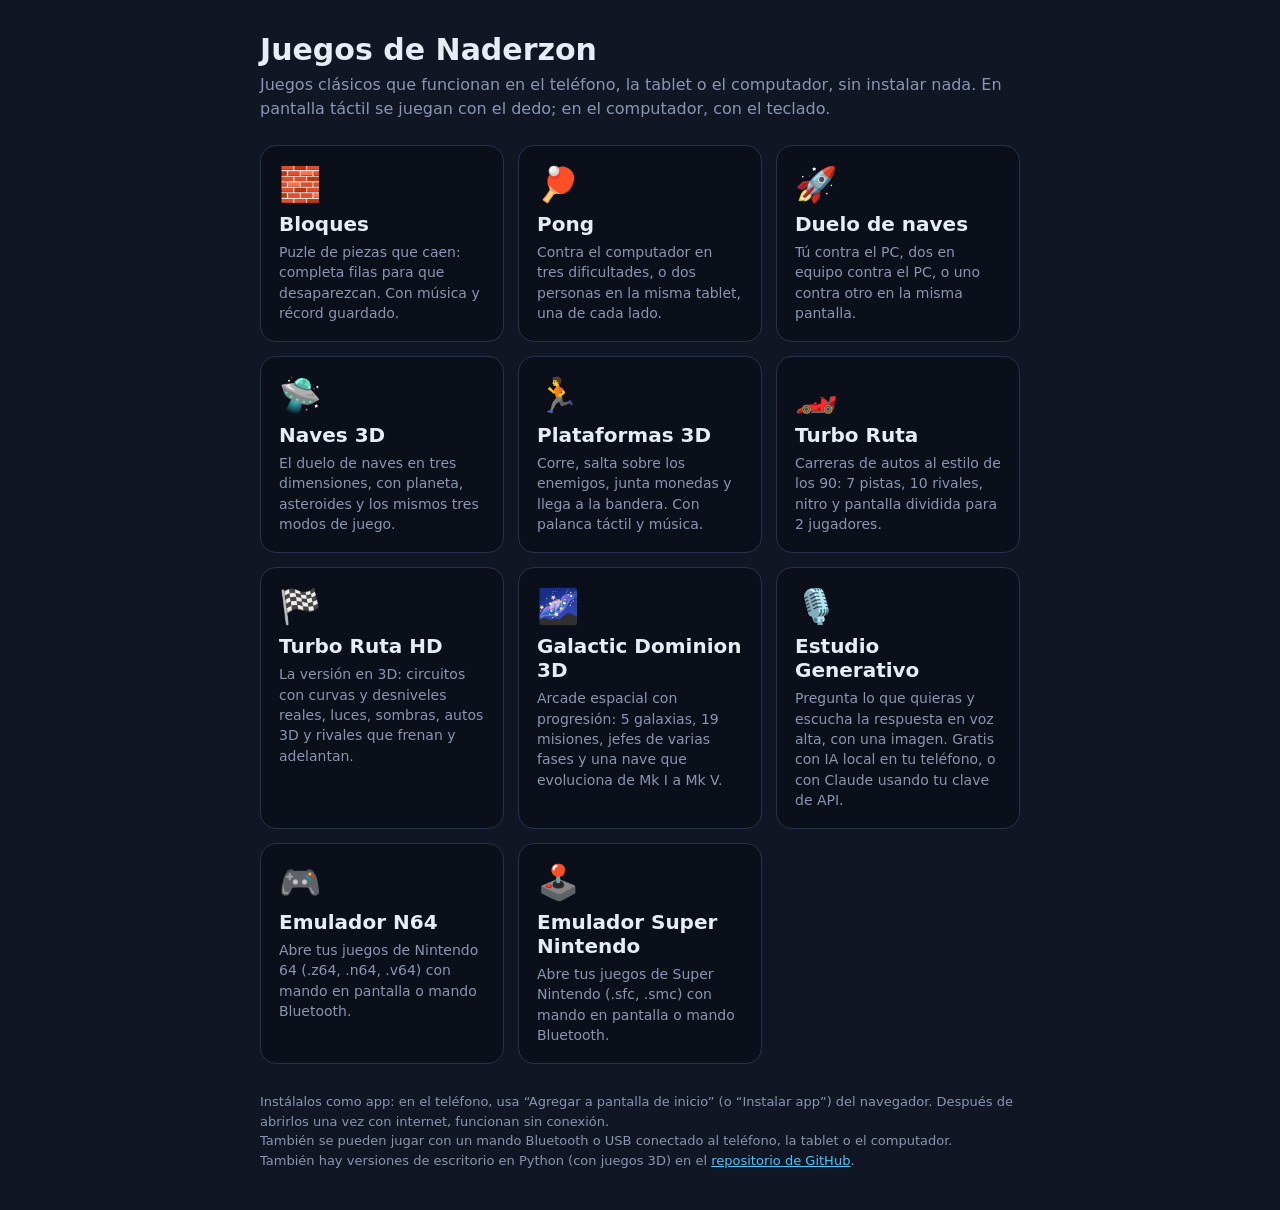
<file: docs/index.html>
<!doctype html>
<html lang="es">
<head>
<meta charset="utf-8">
<meta name="viewport" content="width=device-width, initial-scale=1, viewport-fit=cover">
<meta name="theme-color" content="#101624">
<title>Juegos de Naderzon</title>
<link rel="stylesheet" href="estilo.css">
<link rel="manifest" href="manifest.webmanifest">
<link rel="icon" href="iconos/icono-192.png">
<link rel="apple-touch-icon" href="iconos/icono-192.png">
<meta name="mobile-web-app-capable" content="yes">
<meta name="apple-mobile-web-app-capable" content="yes">
</head>
<body class="portada">
<main>
  <h1>Juegos de Naderzon</h1>
  <p class="lema">Juegos clásicos que funcionan en el teléfono, la tablet o el computador, sin instalar nada.
    En pantalla táctil se juegan con el dedo; en el computador, con el teclado.</p>
  <div class="tarjetas">
    <a class="tarjeta" href="bloques.html">
      <div class="icono">🧱</div>
      <h2>Bloques</h2>
      <p>Puzle de piezas que caen: completa filas para que desaparezcan. Con música y récord guardado.</p>
    </a>
    <a class="tarjeta" href="pong.html">
      <div class="icono">🏓</div>
      <h2>Pong</h2>
      <p>Contra el computador en tres dificultades, o dos personas en la misma tablet, una de cada lado.</p>
    </a>
    <a class="tarjeta" href="naves.html">
      <div class="icono">🚀</div>
      <h2>Duelo de naves</h2>
      <p>Tú contra el PC, dos en equipo contra el PC, o uno contra otro en la misma pantalla.</p>
    </a>
    <a class="tarjeta" href="naves3d.html">
      <div class="icono">🛸</div>
      <h2>Naves 3D</h2>
      <p>El duelo de naves en tres dimensiones, con planeta, asteroides y los mismos tres modos de juego.</p>
    </a>
    <a class="tarjeta" href="plataformas3d.html">
      <div class="icono">🏃</div>
      <h2>Plataformas 3D</h2>
      <p>Corre, salta sobre los enemigos, junta monedas y llega a la bandera. Con palanca táctil y música.</p>
    </a>
    <a class="tarjeta" href="carreras.html">
      <div class="icono">🏎️</div>
      <h2>Turbo Ruta</h2>
      <p>Carreras de autos al estilo de los 90: 7 pistas, 10 rivales, nitro y pantalla dividida para 2 jugadores.</p>
    </a>
    <a class="tarjeta" href="carreras-hd.html">
      <div class="icono">🏁</div>
      <h2>Turbo Ruta HD</h2>
      <p>La versión en 3D: circuitos con curvas y desniveles reales, luces, sombras, autos 3D y rivales que frenan y adelantan.</p>
    </a>
    <a class="tarjeta" href="galactic.html">
      <div class="icono">🌌</div>
      <h2>Galactic Dominion 3D</h2>
      <p>Arcade espacial con progresión: 5 galaxias, 19 misiones, jefes de varias fases y una nave que evoluciona de Mk I a Mk V.</p>
    </a>
    <a class="tarjeta" href="estudio.html">
      <div class="icono">🎙️</div>
      <h2>Estudio Generativo</h2>
      <p>Pregunta lo que quieras y escucha la respuesta en voz alta, con una imagen. Gratis con IA local en tu teléfono, o con Claude usando tu clave de API.</p>
    </a>
    <a class="tarjeta" href="emulador.html?s=n64">
      <div class="icono">🎮</div>
      <h2>Emulador N64</h2>
      <p>Abre tus juegos de Nintendo 64 (.z64, .n64, .v64) con mando en pantalla o mando Bluetooth.</p>
    </a>
    <a class="tarjeta" href="emulador.html?s=snes">
      <div class="icono">🕹️</div>
      <h2>Emulador Super Nintendo</h2>
      <p>Abre tus juegos de Super Nintendo (.sfc, .smc) con mando en pantalla o mando Bluetooth.</p>
    </a>
  </div>
  <footer>
    Instálalos como app: en el teléfono, usa “Agregar a pantalla de inicio” (o “Instalar app”) del navegador.
    Después de abrirlos una vez con internet, funcionan sin conexión.<br>
    También se pueden jugar con un mando Bluetooth o USB conectado al teléfono, la tablet o el computador.<br>
    También hay versiones de escritorio en Python (con juegos 3D) en el
    <a href="https://github.com/naderzon1">repositorio de GitHub</a>.
  </footer>
</main>
<script src="comun.js"></script>
</body>
</html>
</file>
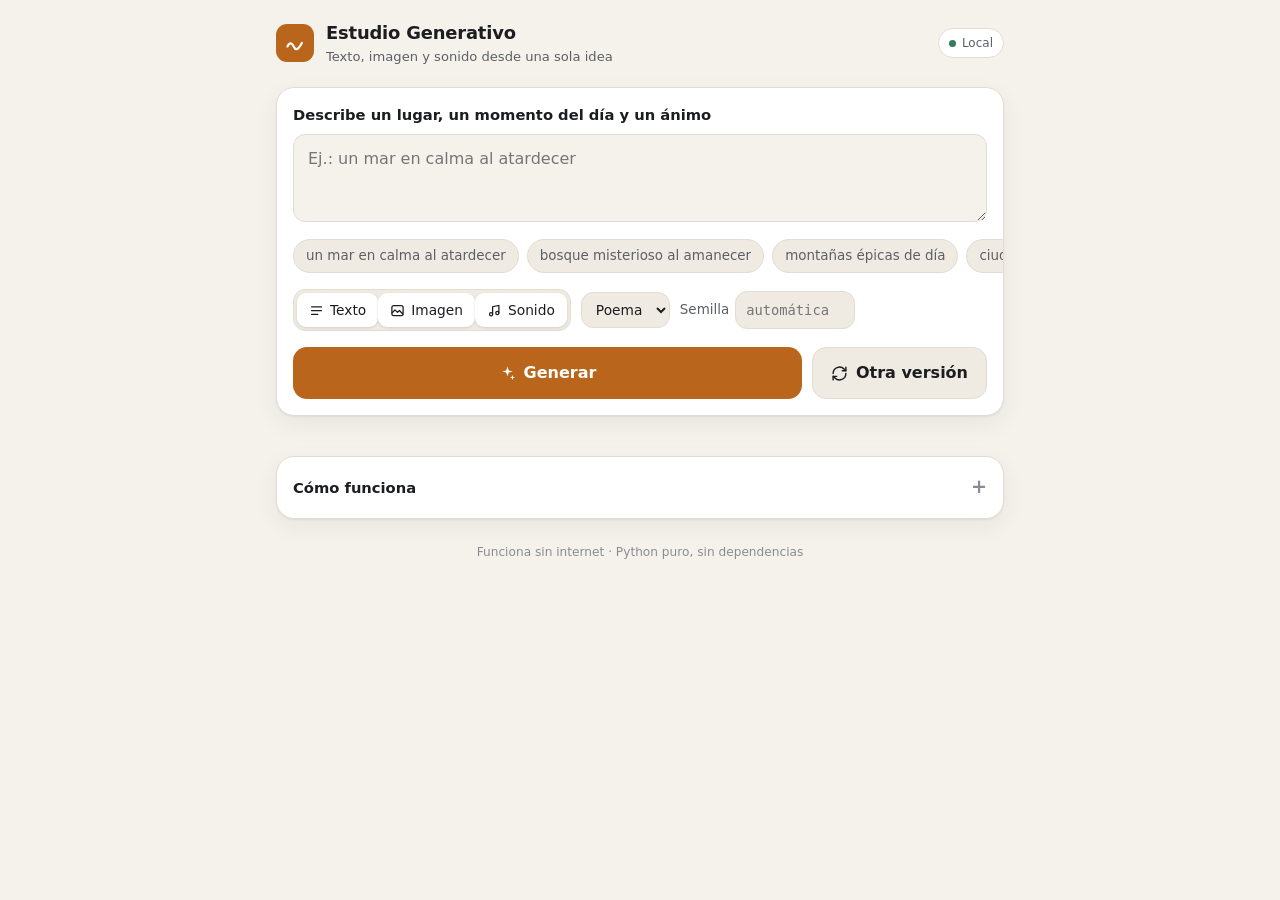
<file: ia_generativa/web/index.html>
<!doctype html>
<html lang="es">
<head>
<meta charset="utf-8">
<meta name="viewport" content="width=device-width, initial-scale=1, viewport-fit=cover">
<meta name="color-scheme" content="light dark">
<title>Estudio Generativo</title>
<link rel="icon" href="data:image/svg+xml,%3Csvg xmlns='http://www.w3.org/2000/svg' viewBox='0 0 32 32'%3E%3Crect width='32' height='32' rx='8' fill='%23d9893a'/%3E%3Cpath d='M6 21c3-6 6-6 9 0s6 6 11-4' stroke='%23fff' stroke-width='3' fill='none' stroke-linecap='round'/%3E%3C/svg%3E">
<style>
:root {
  --bg: #f5f2ec;
  --surface: #ffffff;
  --surface-2: #efebe3;
  --ink: #1c1d21;
  --ink-2: #5d5f66;
  --ink-3: #8a8c93;
  --line: #e2ddd3;
  --accent: #b9661c;
  --accent-ink: #ffffff;
  --accent-soft: #f6e4d1;
  --ok: #2f7d5b;
  --danger: #b3261e;
  --shadow: 0 1px 2px rgba(30, 25, 15, .06), 0 8px 24px rgba(30, 25, 15, .06);
  --radius: 18px;
  --serif: "Iowan Old Style", "Palatino Linotype", Palatino, Georgia, "Times New Roman", serif;
  --sans: system-ui, -apple-system, "Segoe UI", Roboto, "Helvetica Neue", Arial, sans-serif;
  --mono: ui-monospace, "SF Mono", Menlo, Consolas, monospace;
}
@media (prefers-color-scheme: dark) {
  :root:not([data-theme="light"]) {
    --bg: #0f1013;
    --surface: #17191e;
    --surface-2: #1f2228;
    --ink: #eceae6;
    --ink-2: #a9abb2;
    --ink-3: #767a83;
    --line: #2a2d34;
    --accent: #e39a4f;
    --accent-ink: #1a1206;
    --accent-soft: #3a2a1a;
    --ok: #5fc39a;
    --danger: #ff8a80;
    --shadow: 0 1px 2px rgba(0, 0, 0, .3), 0 10px 30px rgba(0, 0, 0, .25);
  }
}
:root[data-theme="dark"] {
  --bg: #0f1013; --surface: #17191e; --surface-2: #1f2228; --ink: #eceae6; --ink-2: #a9abb2;
  --ink-3: #767a83; --line: #2a2d34; --accent: #e39a4f; --accent-ink: #1a1206; --accent-soft: #3a2a1a;
  --ok: #5fc39a; --danger: #ff8a80; --shadow: 0 1px 2px rgba(0,0,0,.3), 0 10px 30px rgba(0,0,0,.25);
}
* { box-sizing: border-box; }
html { -webkit-text-size-adjust: 100%; }
body {
  margin: 0; background: var(--bg); color: var(--ink); font: 16px/1.5 var(--sans);
  padding: env(safe-area-inset-top) 0 env(safe-area-inset-bottom);
}
button, input, select, textarea { font: inherit; color: inherit; }
.wrap { max-width: 760px; margin: 0 auto; padding: 0 16px 48px; }

/* Cabecera */
header { display: flex; align-items: center; gap: 12px; padding: 20px 0 12px; }
.logo { width: 38px; height: 38px; border-radius: 11px; background: var(--accent); display: grid; place-items: center; flex: none; }
.marca h1 { font-size: 1.12rem; margin: 0; letter-spacing: -.01em; }
.marca p { margin: 0; font-size: .82rem; color: var(--ink-2); }
.pastilla {
  margin-left: auto; display: inline-flex; align-items: center; gap: 6px; font-size: .75rem;
  color: var(--ink-2); background: var(--surface); border: 1px solid var(--line); padding: 5px 10px; border-radius: 99px; white-space: nowrap;
}
.pastilla i { width: 7px; height: 7px; border-radius: 50%; background: var(--ok); display: block; }

/* Tarjetas */
.tarjeta { background: var(--surface); border: 1px solid var(--line); border-radius: var(--radius); box-shadow: var(--shadow); }
.compositor { padding: 16px; margin-top: 8px; }
label.titulo { display: block; font-weight: 600; font-size: .92rem; margin-bottom: 8px; }
textarea {
  width: 100%; min-height: 88px; resize: vertical; border: 1px solid var(--line); border-radius: 12px;
  background: var(--bg); padding: 12px 14px; outline: none; line-height: 1.45; font-size: 1rem;
}
textarea:focus, select:focus, input:focus { border-color: var(--accent); box-shadow: 0 0 0 3px var(--accent-soft); }
.ejemplos { display: flex; gap: 8px; overflow-x: auto; padding: 10px 0 2px; scrollbar-width: none; margin: 0 -16px; padding-left: 16px; padding-right: 16px; }
.ejemplos::-webkit-scrollbar { display: none; }
.chip {
  flex: none; border: 1px solid var(--line); background: var(--surface-2); color: var(--ink-2);
  border-radius: 99px; padding: 6px 12px; font-size: .84rem; cursor: pointer; white-space: nowrap;
}
.chip:hover { color: var(--ink); border-color: var(--ink-3); }

.opciones { display: flex; flex-wrap: wrap; gap: 10px; align-items: center; margin-top: 14px; }
.segmento { display: inline-flex; background: var(--surface-2); border-radius: 12px; padding: 3px; border: 1px solid var(--line); }
.segmento label { position: relative; }
.segmento input { position: absolute; opacity: 0; inset: 0; cursor: pointer; margin: 0; }
.segmento span {
  display: inline-flex; align-items: center; gap: 6px; padding: 7px 12px; border-radius: 9px;
  font-size: .86rem; color: var(--ink-3); transition: background .15s, color .15s;
}
.segmento input:checked + span { background: var(--surface); color: var(--ink); box-shadow: 0 1px 3px rgba(0,0,0,.12); }
.segmento input:focus-visible + span { outline: 2px solid var(--accent); }
.segmento svg { width: 15px; height: 15px; }
select, .semilla input {
  border: 1px solid var(--line); background: var(--surface-2); border-radius: 12px; padding: 8px 10px; font-size: .86rem; outline: none;
}
.semilla { display: inline-flex; align-items: center; gap: 6px; font-size: .84rem; color: var(--ink-2); }
.semilla input { width: 120px; font-family: var(--mono); }

.acciones { display: flex; gap: 10px; margin-top: 16px; }
.btn {
  border: 0; border-radius: 14px; padding: 13px 18px; font-weight: 600; cursor: pointer;
  display: inline-flex; align-items: center; justify-content: center; gap: 8px; transition: transform .08s, opacity .15s;
}
.btn:active { transform: scale(.98); }
.btn[disabled] { opacity: .55; cursor: progress; }
.btn.primario { background: var(--accent); color: var(--accent-ink); flex: 1; font-size: 1rem; }
.btn.secundario { background: var(--surface-2); color: var(--ink); border: 1px solid var(--line); }
a.btn { text-decoration: none; }
.btn.mini { padding: 7px 11px; font-size: .8rem; border-radius: 10px; font-weight: 500; }
.btn svg { width: 17px; height: 17px; }

/* Interpretación */
.lectura { display: none; flex-wrap: wrap; gap: 8px; align-items: center; margin: 18px 2px 4px; font-size: .84rem; color: var(--ink-2); }
.lectura.visible { display: flex; }
.etiqueta { display: inline-flex; align-items: center; gap: 6px; background: var(--surface); border: 1px solid var(--line); border-radius: 99px; padding: 5px 11px; }
.etiqueta b { color: var(--ink); font-weight: 600; }
.punto { width: 8px; height: 8px; border-radius: 50%; border: 2px solid var(--accent); }
.punto.lleno { background: var(--accent); }
.leyenda { color: var(--ink-3); font-size: .76rem; width: 100%; }

/* Resultados */
.resultados { display: grid; gap: 14px; margin-top: 12px; }
.resultado { overflow: hidden; display: none; }
.resultado.visible { display: block; animation: aparecer .35s ease both; }
@keyframes aparecer { from { opacity: 0; transform: translateY(6px); } to { opacity: 1; transform: none; } }
.cab { display: flex; align-items: center; gap: 8px; padding: 12px 14px; border-bottom: 1px solid var(--line); font-size: .84rem; color: var(--ink-2); }
.cab strong { color: var(--ink); font-weight: 600; }
.cab .meta { margin-left: auto; font-family: var(--mono); font-size: .75rem; color: var(--ink-3); }
.pie { display: flex; gap: 8px; align-items: center; padding: 10px 14px; border-top: 1px solid var(--line); flex-wrap: wrap; }
.pie .info { font-size: .76rem; color: var(--ink-3); margin-right: auto; }

.lienzo { aspect-ratio: 16 / 10; background: var(--surface-2); position: relative; }
.lienzo img { width: 100%; height: 100%; object-fit: cover; display: block; }
.cargando { position: absolute; inset: 0; display: grid; place-items: center; color: var(--ink-3); font-size: .86rem; }
.cargando::before {
  content: ""; position: absolute; inset: 0;
  background: linear-gradient(100deg, transparent 20%, color-mix(in srgb, var(--surface) 55%, transparent) 50%, transparent 80%);
  background-size: 200% 100%; animation: brillo 1.4s linear infinite;
}
@keyframes brillo { from { background-position: 150% 0; } to { background-position: -50% 0; } }
.cargando span { position: relative; display: inline-flex; align-items: center; gap: 8px; }
.giro { width: 16px; height: 16px; border-radius: 50%; border: 2px solid var(--line); border-top-color: var(--accent); animation: girar .8s linear infinite; }
@keyframes girar { to { transform: rotate(360deg); } }

.texto { padding: 20px 20px 18px; min-height: 120px; position: relative; }
.texto h2 { font-family: var(--serif); font-weight: 600; font-size: 1.45rem; line-height: 1.2; margin: 0 0 12px; letter-spacing: -.01em; }
.texto .cuerpo { font-family: var(--serif); font-size: 1.06rem; line-height: 1.7; white-space: pre-wrap; color: var(--ink); }

.reproductor { padding: 16px 14px; display: flex; gap: 14px; align-items: center; min-height: 104px; position: relative; }
.play {
  width: 54px; height: 54px; border-radius: 50%; border: 0; background: var(--accent); color: var(--accent-ink);
  display: grid; place-items: center; cursor: pointer; flex: none;
}
.play svg { width: 22px; height: 22px; }
.onda { flex: 1; min-width: 0; }
.onda canvas { width: 100%; height: 56px; display: block; cursor: pointer; touch-action: none; }
.tiempo { display: flex; justify-content: space-between; font-family: var(--mono); font-size: .72rem; color: var(--ink-3); margin-top: 4px; }

/* Recientes y ayuda */
h3 { font-size: .8rem; text-transform: uppercase; letter-spacing: .08em; color: var(--ink-3); margin: 28px 2px 10px; }
.recientes { display: flex; flex-wrap: wrap; gap: 8px; }
details.ayuda { margin-top: 28px; padding: 4px 16px; }
details.ayuda summary { cursor: pointer; padding: 12px 0; font-weight: 600; font-size: .92rem; list-style: none; display: flex; align-items: center; gap: 8px; }
details.ayuda summary::-webkit-details-marker { display: none; }
details.ayuda summary::after { content: "+"; margin-left: auto; color: var(--ink-3); font-size: 1.2rem; }
details.ayuda[open] summary::after { content: "−"; }
.ayuda dl { margin: 0 0 14px; font-size: .88rem; color: var(--ink-2); }
.ayuda dt { font-weight: 600; color: var(--ink); margin-top: 10px; }
.ayuda dd { margin: 2px 0 0; }
footer { text-align: center; font-size: .76rem; color: var(--ink-3); margin-top: 24px; }

.aviso {
  position: fixed; left: 50%; bottom: calc(18px + env(safe-area-inset-bottom)); transform: translate(-50%, 20px);
  background: var(--ink); color: var(--bg); padding: 10px 16px; border-radius: 12px; font-size: .88rem;
  opacity: 0; pointer-events: none; transition: opacity .2s, transform .2s; max-width: calc(100% - 32px);
}
.aviso.visible { opacity: 1; transform: translate(-50%, 0); }
.aviso.error { background: var(--danger); color: #fff; }

@media (min-width: 720px) {
  .resultados { grid-template-columns: 1fr 1fr; }
  #r-imagen, #r-sonido { grid-column: 1 / -1; }
}
@media (prefers-reduced-motion: reduce) {
  *, *::before { animation: none !important; transition: none !important; }
}
</style>
</head>
<body>
<div class="wrap">
  <header>
    <div class="logo" aria-hidden="true">
      <svg width="22" height="22" viewBox="0 0 32 32"><path d="M5 21c3-6 6-6 9 0s6 6 12-5" stroke="currentColor" stroke-width="3.2" fill="none" stroke-linecap="round" style="color:var(--accent-ink)"/></svg>
    </div>
    <div class="marca">
      <h1>Estudio Generativo</h1>
      <p>Texto, imagen y sonido desde una sola idea</p>
    </div>
    <span class="pastilla" title="Todo se genera en este dispositivo"><i></i>Local</span>
  </header>

  <section class="tarjeta compositor" aria-label="Crear">
    <label class="titulo" for="prompt">Describe un lugar, un momento del día y un ánimo</label>
    <textarea id="prompt" maxlength="300" placeholder="Ej.: un mar en calma al atardecer" autocomplete="off"></textarea>
    <div class="ejemplos" id="ejemplos" aria-label="Ejemplos"></div>

    <div class="opciones">
      <div class="segmento" role="group" aria-label="Qué generar">
        <label><input type="checkbox" id="t-texto" checked><span>
          <svg viewBox="0 0 24 24" fill="none" stroke="currentColor" stroke-width="2" stroke-linecap="round"><path d="M4 6h16M4 12h16M4 18h10"/></svg>Texto</span></label>
        <label><input type="checkbox" id="t-imagen" checked><span>
          <svg viewBox="0 0 24 24" fill="none" stroke="currentColor" stroke-width="2" stroke-linejoin="round"><rect x="3" y="4" width="18" height="16" rx="3"/><path d="m3 16 5-5 4 4 3-3 6 6"/></svg>Imagen</span></label>
        <label><input type="checkbox" id="t-sonido" checked><span>
          <svg viewBox="0 0 24 24" fill="none" stroke="currentColor" stroke-width="2" stroke-linecap="round"><path d="M9 18V6l10-2v12"/><circle cx="6.5" cy="18" r="2.5"/><circle cx="16.5" cy="16" r="2.5"/></svg>Sonido</span></label>
      </div>
      <select id="modo" aria-label="Forma del texto">
        <option value="poema">Poema</option>
        <option value="relato">Relato</option>
      </select>
      <label class="semilla">Semilla <input id="semilla" inputmode="numeric" placeholder="automática" aria-label="Semilla"></label>
    </div>

    <div class="acciones">
      <button class="btn primario" id="generar">
        <svg viewBox="0 0 24 24" fill="currentColor"><path d="M12 2l1.8 5.6L19.5 9l-5.7 1.5L12 16l-1.8-5.5L4.5 9l5.7-1.4z"/><path d="M19 14l.9 2.6 2.6.9-2.6.9L19 21l-.9-2.6-2.6-.9 2.6-.9z"/></svg>
        Generar
      </button>
      <button class="btn secundario" id="variar" title="Misma idea, otra semilla" hidden>
        <svg viewBox="0 0 24 24" fill="none" stroke="currentColor" stroke-width="2" stroke-linecap="round" stroke-linejoin="round"><path d="M3 12a9 9 0 0 1 15.5-6.2L21 8"/><path d="M21 3v5h-5"/><path d="M21 12a9 9 0 0 1-15.5 6.2L3 16"/><path d="M3 21v-5h5"/></svg>
        Otra versión
      </button>
    </div>
  </section>

  <div class="lectura" id="lectura" aria-live="polite"></div>

  <div class="resultados">
    <article class="tarjeta resultado" id="r-imagen">
      <div class="cab"><strong>Imagen</strong><span class="meta" id="m-imagen"></span></div>
      <div class="lienzo" id="lienzo"></div>
      <div class="pie"><span class="info">Paisaje procedural por capas · PNG</span>
        <a class="btn secundario mini" id="d-imagen" download>Descargar</a></div>
    </article>

    <article class="tarjeta resultado" id="r-texto">
      <div class="cab"><strong>Texto</strong><span class="meta" id="m-texto"></span></div>
      <div class="texto" id="texto"></div>
      <div class="pie"><span class="info" id="i-texto"></span>
        <button class="btn secundario mini" id="copiar">Copiar</button>
        <a class="btn secundario mini" id="d-texto" download>Descargar</a></div>
    </article>

    <article class="tarjeta resultado" id="r-sonido">
      <div class="cab"><strong>Sonido</strong><span class="meta" id="m-sonido"></span></div>
      <div class="reproductor" id="reproductor">
        <button class="play" id="play" aria-label="Reproducir" disabled>
          <svg viewBox="0 0 24 24" fill="currentColor" id="ico-play"><path d="M8 5.5v13a1 1 0 0 0 1.5.86l10.5-6.5a1 1 0 0 0 0-1.72L9.5 4.64A1 1 0 0 0 8 5.5z"/></svg>
        </button>
        <div class="onda">
          <canvas id="onda" aria-label="Forma de onda; toca para saltar"></canvas>
          <div class="tiempo"><span id="t-actual">0:00</span><span id="t-total">0:00</span></div>
        </div>
      </div>
      <div class="pie"><span class="info" id="i-sonido"></span>
        <a class="btn secundario mini" id="d-sonido" download>Descargar</a></div>
      <audio id="audio" preload="auto"></audio>
    </article>
  </div>

  <h3 id="h-recientes" hidden>Recientes</h3>
  <div class="recientes" id="recientes"></div>

  <details class="tarjeta ayuda">
    <summary>Cómo funciona</summary>
    <dl>
      <dt>Interpretación</dt>
      <dd>Tu descripción se traduce a escena (montaña, bosque, mar, desierto, ciudad o espacio), hora del día y ánimo. Lo que no menciones se elige con la semilla; el punto lleno indica lo que salió de tu texto.</dd>
      <dt>Texto</dt>
      <dd>Un modelo de lenguaje de Markov (n-gramas) se entrena al instante con un corpus del tema y genera frases nuevas; descarta las copias literales y elige las más coherentes.</dd>
      <dt>Imagen</dt>
      <dd>Render procedural: ruido fractal para cordilleras, nubes y nebulosas, perspectiva atmosférica y un etalonado de color según el ánimo.</dd>
      <dt>Sonido</dt>
      <dd>Acordes con una cadena de Markov de armonía funcional, melodía con motivos que se repiten, síntesis aditiva, batería y ambiente de la escena.</dd>
      <dt>Semilla</dt>
      <dd>La misma descripción con la misma semilla produce siempre el mismo resultado. "Otra versión" cambia la semilla.</dd>
    </dl>
  </details>
  <footer>Funciona sin internet · Python puro, sin dependencias</footer>
</div>
<div class="aviso" id="aviso" role="status"></div>

<script>
(() => {
  const $ = (id) => document.getElementById(id);
  const EJEMPLOS = [
    "un mar en calma al atardecer", "bosque misterioso al amanecer", "montañas épicas de día",
    "ciudad alegre de noche", "una galaxia misteriosa", "desierto triste al anochecer",
    "playa alegre en verano", "volcán épico en la tormenta",
  ];
  const ESTADO = { texto: "Escribiendo…", imagen: "Pintando el paisaje…", sonido: "Componiendo y sintetizando…" };
  let ocupado = false;
  let ultimaSemilla = null;

  const leer = (k, d) => { try { return JSON.parse(localStorage.getItem(k)) ?? d; } catch { return d; } };
  const guardar = (k, v) => { try { localStorage.setItem(k, JSON.stringify(v)); } catch {} };

  // Ejemplos
  for (const e of EJEMPLOS) {
    const b = document.createElement("button");
    b.className = "chip"; b.type = "button"; b.textContent = e;
    b.onclick = () => { $("prompt").value = e; $("semilla").value = ""; generar(); };
    $("ejemplos").append(b);
  }

  function aviso(msg, error = false) {
    const a = $("aviso");
    a.textContent = msg; a.className = "aviso visible" + (error ? " error" : "");
    clearTimeout(aviso.t); aviso.t = setTimeout(() => a.className = "aviso", 2600);
  }

  async function pedir(tipo, prompt, semilla, modo) {
    const r = await fetch("/api/generar", {
      method: "POST", headers: { "Content-Type": "application/json" },
      body: JSON.stringify({ tipo, prompt, semilla, modo }),
    });
    const d = await r.json().catch(() => ({}));
    if (!r.ok) throw new Error(d.error || "Error del servidor");
    return d;
  }

  function cargando(contenedor, tipo) {
    contenedor.innerHTML = `<div class="cargando"><span><i class="giro"></i>${ESTADO[tipo]}</span></div>`;
  }

  function mostrarLectura(i) {
    const fila = (nombre, valor, detectado) =>
      `<span class="etiqueta" title="${detectado ? "Tomado de tu descripción" : "Elegido con la semilla"}"><i class="punto ${detectado ? "lleno" : ""}"></i>${nombre} <b>${valor}</b></span>`;
    $("lectura").innerHTML =
      fila("Escena", i.escena, i.detectado.escena) + fila("Hora", i.hora, i.detectado.hora) +
      fila("Ánimo", i.animo, i.detectado.animo) +
      `<span class="etiqueta">Semilla <b style="font-family:var(--mono)">${i.semilla}</b></span>` +
      `<span class="leyenda">● tomado de tu descripción · ○ elegido con la semilla</span>`;
    $("lectura").classList.add("visible");
  }

  async function generar(semillaForzada) {
    if (ocupado) return;
    const prompt = $("prompt").value.trim();
    if (!prompt) { aviso("Escribe una descripción o toca un ejemplo"); $("prompt").focus(); return; }
    const tipos = ["texto", "imagen", "sonido"].filter((t) => $("t-" + t).checked);
    if (!tipos.length) { aviso("Elige al menos texto, imagen o sonido"); return; }
    const modo = $("modo").value;
    let semilla = semillaForzada ?? ($("semilla").value.trim() || null);
    if (semilla !== null && !/^\d{1,10}$/.test(String(semilla))) { aviso("La semilla debe ser un número", true); return; }

    ocupado = true; $("generar").disabled = true; $("variar").disabled = true;
    detenerAudio();
    for (const t of ["texto", "imagen", "sonido"]) $("r-" + t).classList.toggle("visible", tipos.includes(t));
    if (tipos.includes("imagen")) { cargando($("lienzo"), "imagen"); $("m-imagen").textContent = ""; }
    if (tipos.includes("texto")) { cargando($("texto"), "texto"); $("m-texto").textContent = ""; $("i-texto").textContent = ""; }
    if (tipos.includes("sonido")) prepararSonido();

    try {
      const base = await pedir("interpretar", prompt, semilla, modo);
      semilla = base.interpretacion.semilla;
      ultimaSemilla = semilla;
      mostrarLectura(base.interpretacion);
      // En orden: el texto llega casi al instante, luego la imagen y por último el audio.
      for (const tipo of tipos) {
        try {
          const d = await pedir(tipo, prompt, semilla, modo);
          ({ texto: pintarTexto, imagen: pintarImagen, sonido: pintarSonido })[tipo](d);
        } catch (e) {
          const c = { texto: $("texto"), imagen: $("lienzo"), sonido: $("reproductor") }[tipo];
          c.querySelector(".cargando")?.remove();
          aviso(`No se pudo generar ${tipo}: ${e.message}`, true);
        }
      }
      recordar(prompt, semilla, modo);
      $("variar").hidden = false;
    } catch (e) {
      aviso(e.message === "Failed to fetch" ? "Se perdió la conexión con Python. ¿Sigue abierto el programa?" : e.message, true);
    } finally {
      ocupado = false; $("generar").disabled = false; $("variar").disabled = false;
    }
  }

  function pintarTexto(d) {
    const t = d.texto, s = t.estadisticas;
    const cont = $("texto");
    cont.innerHTML = "";
    const h = document.createElement("h2"); h.textContent = t.titulo;
    const p = document.createElement("div"); p.className = "cuerpo"; p.textContent = t.cuerpo;
    cont.append(h, p);
    $("m-texto").textContent = `${d.segundos} s`;
    $("i-texto").textContent = `${s.frases_nuevas}/${s.frases_total} frases nuevas · ${s.vocabulario} palabras`;
    $("d-texto").href = d.url;
    $("copiar").onclick = async () => {
      try { await navigator.clipboard.writeText(`${t.titulo}\n\n${t.cuerpo}`); aviso("Texto copiado"); }
      catch { aviso("No se pudo copiar", true); }
    };
  }

  function pintarImagen(d) {
    const img = new Image();
    img.alt = "Imagen generada para: " + $("prompt").value.trim();
    img.onload = () => { $("lienzo").innerHTML = ""; $("lienzo").append(img); };
    img.onerror = () => aviso("No se pudo mostrar la imagen", true);
    img.src = d.url;
    $("m-imagen").textContent = `${d.segundos} s · ${(d.bytes / 1024).toFixed(0)} KB`;
    $("d-imagen").href = d.url;
  }

  // ---------- Reproductor con forma de onda
  const audio = $("audio");
  let picos = null;
  const fmt = (s) => isFinite(s) ? `${Math.floor(s / 60)}:${String(Math.floor(s % 60)).padStart(2, "0")}` : "0:00";

  function prepararSonido() {
    picos = null; $("play").disabled = true; $("m-sonido").textContent = ""; $("i-sonido").textContent = "";
    $("t-actual").textContent = "0:00"; $("t-total").textContent = "0:00";
    let c = $("reproductor").querySelector(".cargando");
    if (!c) { c = document.createElement("div"); $("reproductor").append(c); }
    c.className = "cargando"; c.innerHTML = `<span><i class="giro"></i>${ESTADO.sonido}</span>`;
    dibujar();
  }

  async function pintarSonido(d) {
    const buf = await (await fetch(d.url)).arrayBuffer();
    picos = calcularPicos(buf, 120);
    audio.src = URL.createObjectURL(new Blob([buf], { type: "audio/wav" }));
    $("reproductor").querySelector(".cargando")?.remove();
    $("play").disabled = false;
    $("m-sonido").textContent = `${d.segundos} s · ${(d.bytes / 1048576).toFixed(1)} MB`;
    $("i-sonido").textContent = "WAV estéreo · 22 kHz";
    $("d-sonido").href = d.url;
    dibujar();
  }

  function calcularPicos(buf, n) {
    // WAV PCM 16 bits estéreo: los datos empiezan en el bloque "data".
    const v = new DataView(buf);
    let off = 12, ini = 44, largo = buf.byteLength - 44;
    while (off + 8 <= buf.byteLength) {
      const id = String.fromCharCode(v.getUint8(off), v.getUint8(off + 1), v.getUint8(off + 2), v.getUint8(off + 3));
      const tam = v.getUint32(off + 4, true);
      if (id === "data") { ini = off + 8; largo = Math.min(tam, buf.byteLength - ini); break; }
      off += 8 + tam + (tam % 2);
    }
    const muestras = Math.floor(largo / 4), paso = Math.max(1, Math.floor(muestras / n)), out = [];
    for (let i = 0; i < n; i++) {
      let m = 0;
      for (let j = i * paso; j < Math.min(muestras, (i + 1) * paso); j += 7) {
        const a = Math.abs(v.getInt16(ini + j * 4, true)) + Math.abs(v.getInt16(ini + j * 4 + 2, true));
        if (a > m) m = a;
      }
      out.push(m / 65536);
    }
    const max = Math.max(...out, 0.01);
    return out.map((x) => Math.pow(x / max, 0.7));
  }

  function dibujar() {
    const c = $("onda"), dpr = window.devicePixelRatio || 1;
    const w = c.clientWidth, h = c.clientHeight;
    if (!w) return;
    c.width = w * dpr; c.height = h * dpr;
    const g = c.getContext("2d"); g.scale(dpr, dpr);
    const css = getComputedStyle(document.documentElement);
    const acento = css.getPropertyValue("--accent").trim(), tenue = css.getPropertyValue("--line").trim();
    const n = picos ? picos.length : 60, ancho = w / n, avance = audio.duration ? audio.currentTime / audio.duration : 0;
    for (let i = 0; i < n; i++) {
      const v = picos ? picos[i] : 0.12 + 0.08 * Math.sin(i * 0.7);
      const alto = Math.max(2, v * (h - 6));
      g.fillStyle = picos && i / n < avance ? acento : tenue;
      const x = i * ancho + ancho * 0.18, bw = Math.max(1, ancho * 0.64);
      g.beginPath();
      g.roundRect ? g.roundRect(x, (h - alto) / 2, bw, alto, bw / 2) : g.rect(x, (h - alto) / 2, bw, alto);
      g.fill();
    }
  }

  function detenerAudio() { audio.pause(); }
  const ICONO_PLAY = '<path d="M8 5.5v13a1 1 0 0 0 1.5.86l10.5-6.5a1 1 0 0 0 0-1.72L9.5 4.64A1 1 0 0 0 8 5.5z"/>';
  const ICONO_PAUSA = '<rect x="6" y="5" width="4.5" height="14" rx="1.2"/><rect x="13.5" y="5" width="4.5" height="14" rx="1.2"/>';
  $("play").onclick = () => audio.paused ? audio.play() : audio.pause();
  audio.onplay = () => { $("ico-play").innerHTML = ICONO_PAUSA; $("play").setAttribute("aria-label", "Pausar"); bucle(); };
  audio.onpause = audio.onended = () => { $("ico-play").innerHTML = ICONO_PLAY; $("play").setAttribute("aria-label", "Reproducir"); dibujar(); };
  audio.onloadedmetadata = () => { $("t-total").textContent = fmt(audio.duration); };
  audio.ontimeupdate = () => { $("t-actual").textContent = fmt(audio.currentTime); };
  function bucle() { dibujar(); if (!audio.paused) requestAnimationFrame(bucle); }
  $("onda").addEventListener("pointerdown", (e) => {
    if (!picos || !audio.duration) return;
    const r = e.currentTarget.getBoundingClientRect();
    audio.currentTime = Math.min(1, Math.max(0, (e.clientX - r.left) / r.width)) * audio.duration;
    dibujar();
  });
  addEventListener("resize", dibujar);

  // ---------- Recientes
  function recordar(prompt, semilla, modo) {
    const lista = leer("eg-recientes", []).filter((x) => !(x.prompt === prompt && x.semilla === semilla));
    lista.unshift({ prompt, semilla, modo });
    guardar("eg-recientes", lista.slice(0, 8));
    pintarRecientes();
  }
  function pintarRecientes() {
    const lista = leer("eg-recientes", []);
    $("h-recientes").hidden = !lista.length;
    $("recientes").innerHTML = "";
    for (const x of lista) {
      const b = document.createElement("button");
      b.className = "chip"; b.type = "button"; b.textContent = x.prompt;
      b.title = `Semilla ${x.semilla}`;
      b.onclick = () => { $("prompt").value = x.prompt; $("semilla").value = x.semilla; $("modo").value = x.modo || "poema"; generar(); };
      $("recientes").append(b);
    }
  }
  pintarRecientes();

  $("generar").onclick = () => generar();
  $("variar").onclick = () => {
    const s = Math.floor(Math.random() * 4294967295);
    $("semilla").value = s; generar(s);
  };
  $("prompt").addEventListener("keydown", (e) => {
    if (e.key === "Enter" && (e.ctrlKey || e.metaKey || !e.shiftKey) && !e.isComposing) { e.preventDefault(); generar(); }
  });
  $("prompt").addEventListener("input", () => { $("semilla").value = ""; });
  dibujar();
})();
</script>
</body>
</html>
</file>
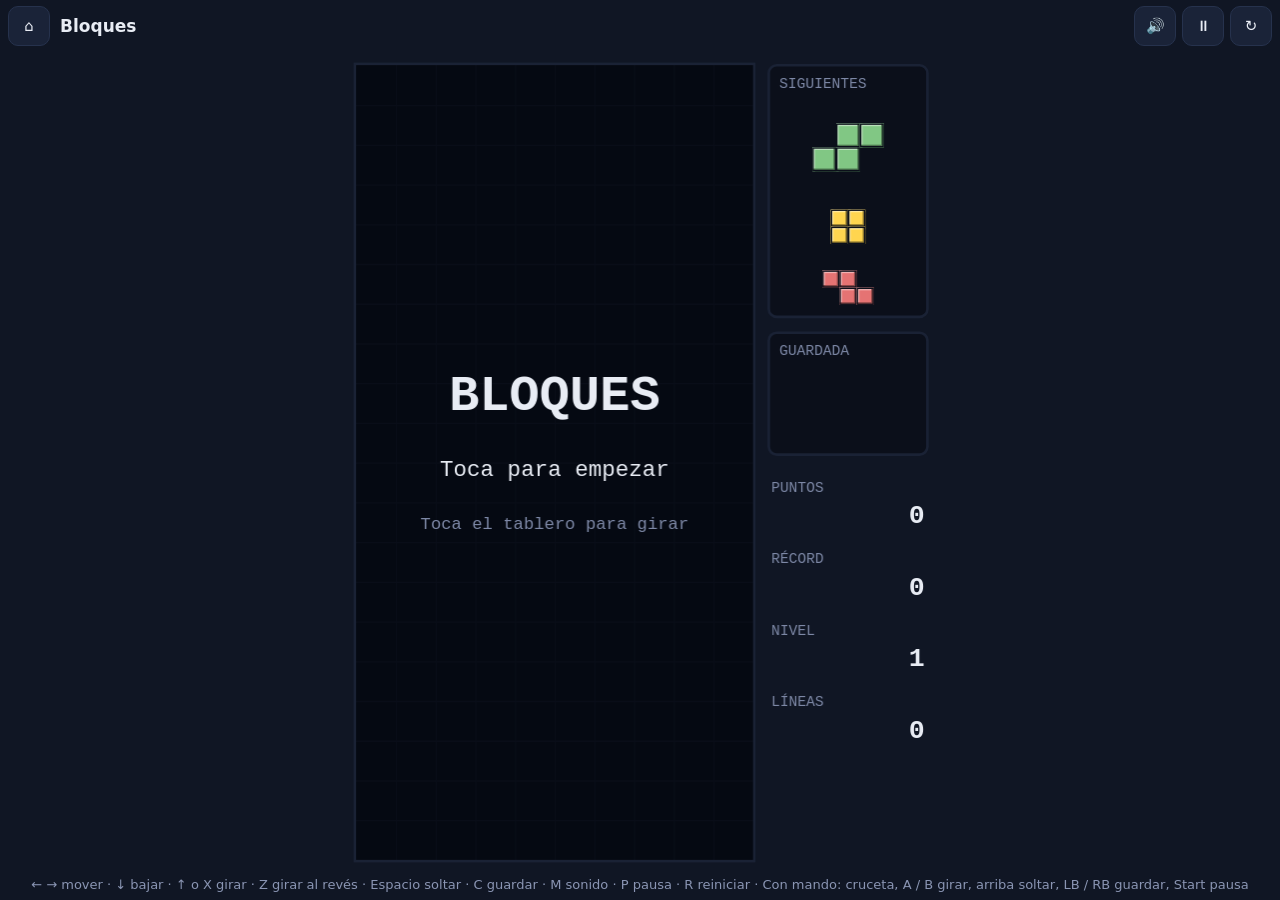
<file: docs/bloques.html>
<!doctype html>
<html lang="es">
<head>
<meta charset="utf-8">
<meta name="viewport" content="width=device-width, initial-scale=1, maximum-scale=1, user-scalable=no, viewport-fit=cover">
<meta name="theme-color" content="#101624">
<title>Bloques</title>
<link rel="stylesheet" href="estilo.css">
<link rel="manifest" href="manifest.webmanifest">
<link rel="icon" href="iconos/icono-192.png">
<link rel="apple-touch-icon" href="iconos/icono-192.png">
<meta name="mobile-web-app-capable" content="yes">
<meta name="apple-mobile-web-app-capable" content="yes">
</head>
<body class="juego">
<header class="barra">
  <a href="index.html" aria-label="Volver al menú">⌂</a>
  <h1>Bloques</h1>
  <button id="b-sonido" aria-label="Sonido">🔊</button>
  <button id="b-pausa" aria-label="Pausa">⏸</button>
  <button id="b-reiniciar" aria-label="Reiniciar">↻</button>
</header>
<div class="zona"><canvas id="lienzo"></canvas></div>
<div class="controles izq">
  <button id="t-izq" aria-label="Mover a la izquierda">◀</button>
  <button id="t-bajar" aria-label="Bajar">▼</button>
  <button id="t-der" aria-label="Mover a la derecha">▶</button>
</div>
<div class="controles der">
  <button id="t-guardar" aria-label="Guardar pieza">⇄<small>guardar</small></button>
  <button id="t-girar" aria-label="Girar">⟳</button>
  <button id="t-soltar" aria-label="Soltar de golpe">⤓</button>
</div>
<p class="ayuda">← → mover · ↓ bajar · ↑ o X girar · Z girar al revés · Espacio soltar · C guardar · M sonido · P pausa · R reiniciar · Con mando: cruceta, A / B girar, arriba soltar, LB / RB guardar, Start pausa</p>

<script src="comun.js"></script>
<script>
'use strict';
const COL = 10, FIL = 20, OC = 2, CEL = 30;      // OC: filas ocultas sobre el tablero, donde nacen las piezas
const ANCHO = 450, ALTO = 620, BX = 10, BY = 10;  // tamaño del dibujo y esquina del tablero
const RETARDO_REPETIR = 0.17, INTERVALO_REPETIR = 0.05;
const RETARDO_FIJAR = 0.5, MAX_AJUSTES = 15, T_LIMPIAR = 0.3;
const PUNTOS_LINEAS = { 1: 100, 2: 300, 3: 500, 4: 800 };
const AVISOS = { 2: '¡DOBLE!', 3: '¡TRIPLE!', 4: '¡CUATRO LÍNEAS!' };
const PIEZAS = {
  I: [['....', 'XXXX', '....', '....'], '#4dd0e1'],
  O: [['XX', 'XX'], '#ffd54f'],
  T: [['.X.', 'XXX', '...'], '#ba68c8'],
  S: [['.XX', 'XX.', '...'], '#81c784'],
  Z: [['XX.', '.XX', '...'], '#e57373'],
  J: [['X..', 'XXX', '...'], '#64b5f6'],
  L: [['..X', 'XXX', '...'], '#ffb74d'],
};
// desplazamientos que se prueban si la pieza no cabe al girar (contra paredes y piso)
const EMPUJES = [[0, 0], [-1, 0], [1, 0], [0, -1], [-2, 0], [2, 0]];
const FONDO = '#101624', TABLERO = '#0b0f1a', REJILLA = '#1a2235', TEXTO = '#e8ecf4', TENUE = '#7d88a6';
const LETRA = 'ui-monospace, Consolas, "Courier New", monospace';

// --- sonido: los mismos efectos y la misma música propia que la versión de Python ---
const PASO = 0.2;
const MELODIA = [[69, 1], [72, 1], [76, 1], [81, 1], [79, 2], [76, 2],
  [77, 1], [76, 1], [74, 1], [72, 1], [74, 2], [69, 2],
  [71, 1], [74, 1], [79, 1], [74, 1], [77, 2], [76, 2],
  [76, 2], [71, 1], [68, 1], [71, 4],
  [81, 1], [79, 1], [76, 1], [72, 1], [74, 1], [76, 1], [72, 2],
  [77, 1], [81, 1], [77, 1], [74, 1], [72, 2], [74, 2],
  [76, 1], [80, 1], [83, 1], [80, 1], [76, 2], [74, 2],
  [72, 2], [71, 2], [69, 4]];
const BAJO = [45, 45, 41, 41, 43, 43, 40, 40, 45, 45, 38, 38, 40, 40, 45, 45]
  .flatMap((r) => [[r, 1], [r + 12, 1], [r + 7, 1], [r + 12, 1]]);
Sonido.definir('mover', (s) => { const p = []; s.tono(p, 0, 0.03, 900, null, 0.12); return p; });
Sonido.definir('girar', (s) => { const p = []; s.tono(p, 0, 0.06, 600, 1100, 0.15); return p; });
Sonido.definir('fijar', (s) => { const p = []; s.tono(p, 0, 0.08, 160, 90, 0.35, 'triangular'); return p; });
Sonido.definir('soltar', (s) => {
  const p = []; s.tono(p, 0, 0.12, 700, 120, 0.25); s.tono(p, 0, 0.06, 0, null, 0.15, 'ruido'); return p;
});
Sonido.definir('linea', (s) => { const p = []; s.melodia(p, [[76, 1], [81, 1], [88, 3]], 0.06, 0.25, 'cuadrada'); return p; });
Sonido.definir('cuatro', (s) => {
  const p = [];
  s.melodia(p, [[72, 1], [76, 1], [79, 1], [84, 1], [88, 1], [91, 1], [96, 5]], 0.07, 0.25, 'cuadrada');
  s.melodia(p, [[48, 3], [55, 3], [60, 5]], 0.07, 0.3, 'triangular');
  return p;
});
Sonido.definir('nivel', (s) => {
  const p = []; s.melodia(p, [[79, 1], [84, 1], [79, 1], [84, 1], [91, 4]], 0.08, 0.25, 'triangular'); return p;
});
Sonido.definir('fin', (s) => {
  const p = []; s.melodia(p, [[76, 2], [72, 2], [69, 2], [64, 2], [57, 6]], 0.15, 0.35, 'triangular'); return p;
});
Sonido.definir('musica', (s) => {
  const p = [];
  s.melodia(p, MELODIA, PASO, 0.13, 'cuadrada');
  s.melodia(p, BAJO, PASO, 0.28, 'triangular');
  return s.recortar(p, 64 * PASO);
});

// --- colores con relieve ---
function mezclar(hexa, otro, t) {
  const a = [1, 3, 5].map((i) => parseInt(hexa.slice(i, i + 2), 16));
  const b = [1, 3, 5].map((i) => parseInt(otro.slice(i, i + 2), 16));
  return '#' + a.map((v, i) => Math.round(v + (b[i] - v) * t).toString(16).padStart(2, '0')).join('');
}
const TONOS = {};
for (const [tipo, [, base]] of Object.entries(PIEZAS)) {
  TONOS[tipo] = { base, claro: mezclar(base, '#ffffff', 0.45), oscuro: mezclar(base, '#000000', 0.4),
    sombra: mezclar(base, '#000000', 0.55), borde: mezclar(base, '#000000', 0.1) };
}

// --- estado y reglas (igual que bloques.py) ---
const j = { estado: 'inicio', record: Guardado.leer('bloques_record', 0) };

function sacar() {
  if (!j.bolsa.length) {
    j.bolsa = Object.keys(PIEZAS);
    for (let i = j.bolsa.length - 1; i > 0; i--) {
      const k = Math.floor(Math.random() * (i + 1));
      [j.bolsa[i], j.bolsa[k]] = [j.bolsa[k], j.bolsa[i]];
    }
  }
  return j.bolsa.pop();
}

function celdasDe(tipo) {
  const c = [];
  PIEZAS[tipo][0].forEach((fila, y) => [...fila].forEach((ch, x) => { if (ch === 'X') c.push([x, y]); }));
  return c;
}

function reiniciar(estado = 'jugando') {
  j.tablero = Array.from({ length: FIL + OC }, () => Array(COL).fill(null));
  j.bolsa = [];
  j.cola = [sacar(), sacar(), sacar()];
  j.guardada = null;
  j.puedeGuardar = true;
  j.puntos = j.lineas = 0;
  j.nivel = 1;
  j.estado = estado;
  j.pausa = false;
  j.llenas = [];
  j.tLimpiar = 0;
  j.aviso = '';
  j.tAviso = 0;
  j.direccion = 0;
  j.tRepetir = 0;
  j.bajando = false;
  nuevaPieza();
  if (estado === 'jugando') {
    Sonido.reanudar();
    Sonido.musica('musica');
  }
}

function nuevaPieza(tipo = null) {
  if (tipo === null) {
    tipo = j.cola.shift();
    j.cola.push(sacar());
  }
  j.tipo = tipo;
  j.n = PIEZAS[tipo][0].length;
  j.celdas = celdasDe(tipo);
  // nace asomando por la primera fila visible
  j.px = Math.floor((COL - j.n) / 2);
  j.py = OC - Math.max(...j.celdas.map(([, y]) => y));
  j.tCaida = j.tFijar = 0;
  j.ajustes = 0;
  if (!cabe(j.celdas, j.px, j.py)) terminar();
}

function terminar() {
  j.estado = 'fin';
  Sonido.pararMusica();
  Sonido.tocar('fin');
  j.nuevoRecord = j.puntos > j.record;
  if (j.nuevoRecord) {
    j.record = j.puntos;
    Guardado.escribir('bloques_record', j.record);
  }
}

function cabe(celdas, px, py) {
  for (const [x, y] of celdas) {
    const cx = px + x, cy = py + y;
    if (cx < 0 || cx >= COL || cy >= FIL + OC || (cy >= 0 && j.tablero[cy][cx])) return false;
  }
  return true;
}

function apoyada() { return !cabe(j.celdas, j.px, j.py + 1); }

// mover o girar una pieza que ya toca fondo le da un poco más de tiempo, con límite
function reajustar() {
  if (apoyada() && j.ajustes < MAX_AJUSTES) {
    j.tFijar = 0;
    j.ajustes++;
  }
}

function mover(dx) {
  if (cabe(j.celdas, j.px + dx, j.py)) {
    j.px += dx;
    reajustar();
    Sonido.tocar('mover');
    return true;
  }
  return false;
}

function girar(sentido) {
  if (j.tipo === 'O') return;
  const n = j.n;
  const nuevas = j.celdas.map(([x, y]) => (sentido > 0 ? [n - 1 - y, x] : [y, n - 1 - x]));
  for (const [dx, dy] of EMPUJES) {
    if (cabe(nuevas, j.px + dx, j.py + dy)) {
      j.celdas = nuevas;
      j.px += dx;
      j.py += dy;
      reajustar();
      Sonido.tocar('girar');
      return;
    }
  }
}

function caidaFantasma() {
  let y = j.py;
  while (cabe(j.celdas, j.px, y + 1)) y++;
  return y;
}

function soltar() {
  const destino = caidaFantasma();
  j.puntos += 2 * (destino - j.py);
  j.py = destino;
  Sonido.tocar('soltar');
  fijar();
}

function guardar() {
  if (!j.puedeGuardar) return;
  j.puedeGuardar = false; // solo una vez por pieza
  const anterior = j.guardada;
  j.guardada = j.tipo;
  nuevaPieza(anterior);
  Sonido.tocar('girar');
}

function fijar() {
  for (const [x, y] of j.celdas) j.tablero[j.py + y][j.px + x] = j.tipo;
  j.puedeGuardar = true;
  if (j.celdas.every(([, y]) => j.py + y < OC)) { // quedó entera por encima del tablero
    terminar();
    return;
  }
  j.llenas = [];
  j.tablero.forEach((fila, f) => { if (fila.every(Boolean)) j.llenas.push(f); });
  if (!j.llenas.length) {
    Sonido.tocar('fijar');
    nuevaPieza();
    return;
  }
  const n = j.llenas.length;
  j.puntos += PUNTOS_LINEAS[n] * j.nivel;
  j.lineas += n;
  Sonido.tocar(n === 4 ? 'cuatro' : 'linea');
  if (AVISOS[n]) { j.aviso = AVISOS[n]; j.tAviso = 1.5; }
  if (1 + Math.floor(j.lineas / 10) > j.nivel) {
    j.nivel = 1 + Math.floor(j.lineas / 10);
    j.aviso = 'NIVEL ' + j.nivel;
    j.tAviso = 1.5;
    Sonido.tocar('nivel');
  }
  j.estado = 'limpiando';
  j.tLimpiar = T_LIMPIAR;
}

function quitarFilas() {
  const restantes = j.tablero.filter((_, f) => !j.llenas.includes(f));
  j.tablero = j.llenas.map(() => Array(COL).fill(null)).concat(restantes);
  j.llenas = [];
  j.estado = 'jugando';
  nuevaPieza();
}

// segundos que tarda la pieza en bajar una fila: cada nivel es más rápido
function intervalo() {
  return Math.max(0.03, (0.8 - (j.nivel - 1) * 0.007) ** (j.nivel - 1));
}

function actualizar(dt) {
  if (j.pausa || j.estado === 'fin' || j.estado === 'inicio') return;
  j.tAviso -= dt;
  if (j.estado === 'limpiando') {
    j.tLimpiar -= dt;
    if (j.tLimpiar <= 0) quitarFilas();
    return;
  }
  // al mantener izquierda o derecha la pieza sigue moviéndose tras una breve espera
  if (j.direccion) {
    j.tRepetir += dt;
    while (j.tRepetir >= INTERVALO_REPETIR) {
      j.tRepetir -= INTERVALO_REPETIR;
      if (!mover(j.direccion)) { j.tRepetir = 0; break; }
    }
  }
  const paso = j.bajando ? Math.min(intervalo(), 0.035) : intervalo();
  if (apoyada()) {
    j.tCaida = 0;
    j.tFijar += dt;
    if (j.tFijar >= RETARDO_FIJAR) fijar();
    return;
  }
  j.tFijar = 0;
  j.tCaida += dt;
  while (j.tCaida >= paso && !apoyada()) {
    j.tCaida -= paso;
    j.py++;
    if (j.bajando) j.puntos++;
  }
}

// --- acciones comunes al teclado y a los botones ---
function jugando() { return j.estado === 'jugando' && !j.pausa; }
function empezar() {
  Sonido.iniciar();
  if (j.estado === 'inicio') reiniciar();
}
function empezarMover(d) {
  if (!jugando()) return;
  j.direccion = d;
  j.tRepetir = -RETARDO_REPETIR;
  mover(d);
}
function pararMover(d) { if (j.direccion === d) j.direccion = 0; }
function alternarPausa() {
  if (j.estado === 'fin' || j.estado === 'inicio') return;
  j.pausa = !j.pausa;
  j.direccion = 0;
  j.bajando = false;
  if (j.pausa) Sonido.pausar(); else Sonido.reanudar();
}
function alternarSonido() {
  Sonido.iniciar();
  Sonido.alternar();
  document.getElementById('b-sonido').textContent = Sonido.activo ? '🔊' : '🔇';
}

// teclado
addEventListener('keydown', (e) => {
  const k = e.key.toLowerCase();
  if (['arrowleft', 'arrowright', 'arrowdown', 'arrowup', ' '].includes(k)) e.preventDefault();
  if (e.repeat) return;
  if (j.estado === 'inicio') { empezar(); return; }
  if (k === 'r') { Sonido.iniciar(); reiniciar(); return; }
  if (k === 'm') { alternarSonido(); return; }
  if (k === 'p') { alternarPausa(); return; }
  if (!jugando()) return;
  if (k === 'arrowleft') empezarMover(-1);
  else if (k === 'arrowright') empezarMover(1);
  else if (k === 'arrowdown') j.bajando = true;
  else if (k === 'arrowup' || k === 'x') girar(1);
  else if (k === 'z') girar(-1);
  else if (k === ' ') soltar();
  else if (k === 'c') guardar();
});
addEventListener('keyup', (e) => {
  const k = e.key.toLowerCase();
  if (k === 'arrowdown') j.bajando = false;
  else if (k === 'arrowleft') pararMover(-1);
  else if (k === 'arrowright') pararMover(1);
});

// botones táctiles
const $ = (id) => document.getElementById(id);
botonMantener($('t-izq'), () => { empezar(); empezarMover(-1); }, () => pararMover(-1));
botonMantener($('t-der'), () => { empezar(); empezarMover(1); }, () => pararMover(1));
botonMantener($('t-bajar'), () => { empezar(); if (jugando()) j.bajando = true; }, () => { j.bajando = false; });
botonMantener($('t-girar'), () => { empezar(); if (jugando()) girar(1); });
botonMantener($('t-soltar'), () => { empezar(); if (jugando()) soltar(); });
botonMantener($('t-guardar'), () => { empezar(); if (jugando()) guardar(); });
$('b-pausa').addEventListener('click', () => { Sonido.iniciar(); alternarPausa(); });
$('b-reiniciar').addEventListener('click', () => { Sonido.iniciar(); reiniciar(); });
$('b-sonido').addEventListener('click', alternarSonido);
$('b-sonido').textContent = Sonido.activo ? '🔊' : '🔇';

// tocar el tablero: empieza, gira la pieza, quita la pausa o vuelve a jugar al terminar
const lienzo = $('lienzo');
const { g } = prepararLienzo(lienzo, ANCHO, ALTO);
lienzo.addEventListener('pointerdown', (e) => {
  e.preventDefault();
  Sonido.iniciar();
  if (j.estado === 'inicio') empezar();
  else if (j.estado === 'fin') reiniciar();
  else if (j.pausa) alternarPausa();
  else if (jugando()) girar(1);
});

// se pausa solo si la persona cambia de aplicación o apaga la pantalla
document.addEventListener('visibilitychange', () => {
  if (document.hidden && j.estado === 'jugando' && !j.pausa) alternarPausa();
});

// --- dibujo ---
function bloque(x, y, tipo, tam = CEL, fantasma = false) {
  const t = TONOS[tipo];
  if (fantasma) {
    g.fillStyle = t.sombra;
    g.fillRect(x + 1, y + 1, tam - 2, tam - 2);
    g.strokeStyle = t.borde;
    g.lineWidth = 2;
    g.strokeRect(x + 2, y + 2, tam - 4, tam - 4);
    return;
  }
  const b = Math.max(2, Math.floor(tam / 8));
  g.fillStyle = t.base;
  g.fillRect(x, y, tam, tam);
  g.fillStyle = t.claro;
  g.fillRect(x, y, tam, b);
  g.fillRect(x, y, b, tam);
  g.fillStyle = t.oscuro;
  g.fillRect(x, y + tam - b, tam, b);
  g.fillRect(x + tam - b, y, b, tam);
  g.strokeStyle = TABLERO;
  g.lineWidth = 1;
  g.strokeRect(x + 0.5, y + 0.5, tam - 1, tam - 1);
}

function enPantalla(cx, cy) { return [BX + cx * CEL, BY + (cy - OC) * CEL]; }

function texto(txt, x, y, { tam = 14, tinta = TEXTO, negrita = false, alinear = 'left', base = 'alphabetic' } = {}) {
  g.font = `${negrita ? 'bold ' : ''}${tam}px ${LETRA}`;
  g.fillStyle = tinta;
  g.textAlign = alinear;
  g.textBaseline = base;
  g.fillText(txt, x, y);
}

function miniatura(tipo, cx, cy, tam) {
  const c = celdasDe(tipo);
  const xs = c.map(([x]) => x), ys = c.map(([, y]) => y);
  const x0 = Math.min(...xs), y0 = Math.min(...ys);
  const w = (Math.max(...xs) - x0 + 1) * tam, h = (Math.max(...ys) - y0 + 1) * tam;
  for (const [x, y] of c) bloque(cx - w / 2 + (x - x0) * tam, cy - h / 2 + (y - y0) * tam, tipo, tam);
}

function caja(titulo, x, y, w, h) {
  g.fillStyle = TABLERO;
  g.beginPath();
  if (g.roundRect) g.roundRect(x, y, w, h, 6); else g.rect(x, y, w, h); // navegadores viejos no tienen roundRect
  g.fill();
  g.strokeStyle = REJILLA;
  g.lineWidth = 2;
  g.stroke();
  texto(titulo, x + 8, y + 17, { tam: 11, tinta: TENUE });
}

function dibujar() {
  g.fillStyle = FONDO;
  g.fillRect(0, 0, ANCHO, ALTO);
  const ancho = COL * CEL, alto = FIL * CEL;
  g.fillStyle = TABLERO;
  g.fillRect(BX, BY, ancho, alto);
  g.strokeStyle = REJILLA;
  g.lineWidth = 1;
  g.beginPath();
  for (let c = 1; c < COL; c++) { g.moveTo(BX + c * CEL + 0.5, BY); g.lineTo(BX + c * CEL + 0.5, BY + alto); }
  for (let f = 1; f < FIL; f++) { g.moveTo(BX, BY + f * CEL + 0.5); g.lineTo(BX + ancho, BY + f * CEL + 0.5); }
  g.stroke();

  g.save();
  g.beginPath();
  g.rect(BX, BY, ancho, alto);
  g.clip();
  const destello = j.estado === 'limpiando' && Math.floor(j.tLimpiar * 20) % 2 === 0;
  j.tablero.forEach((fila, cy) => fila.forEach((tipo, cx) => {
    if (!tipo) return;
    const [x, y] = enPantalla(cx, cy);
    if (destello && j.llenas.includes(cy)) {
      g.fillStyle = '#ffffff';
      g.fillRect(x, y, CEL, CEL);
    } else {
      bloque(x, y, tipo);
    }
  }));
  if (j.estado === 'jugando') {
    const fy = caidaFantasma();
    for (const [x, y] of j.celdas) bloque(...enPantalla(j.px + x, fy + y), j.tipo, CEL, true);
    for (const [x, y] of j.celdas) bloque(...enPantalla(j.px + x, j.py + y), j.tipo);
  }
  g.restore();
  g.strokeStyle = REJILLA;
  g.lineWidth = 2;
  g.strokeRect(BX - 1, BY - 1, ancho + 2, alto + 2);

  // panel lateral
  const x0 = BX + ancho + 12, w = ANCHO - x0 - 8;
  caja('SIGUIENTES', x0, BY, w, 190);
  j.cola.forEach((tipo, i) => miniatura(tipo, x0 + w / 2, BY + (i === 0 ? 62 : 122 + (i - 1) * 46), i === 0 ? 18 : 13));
  caja('GUARDADA', x0, BY + 202, w, 92);
  if (j.guardada) miniatura(j.guardada, x0 + w / 2, BY + 256, 16);
  [['PUNTOS', j.puntos], ['RÉCORD', Math.max(j.record, j.puntos)], ['NIVEL', j.nivel], ['LÍNEAS', j.lineas]]
    .forEach(([nombre, valor], i) => {
      const y = BY + 322 + i * 54;
      texto(nombre, x0 + 2, y, { tam: 11, tinta: TENUE });
      texto(String(valor), x0 + w - 2, y + 24, { tam: 20, negrita: true, alinear: 'right' });
    });

  const cx = BX + ancho / 2, cy = BY + alto / 2;
  if (j.tAviso > 0 && j.aviso) {
    texto(j.aviso, cx, BY + 130, { tam: 30, tinta: '#ffd54f', negrita: true, alinear: 'center' });
  }
  if (j.estado !== 'jugando' && j.estado !== 'limpiando' || j.pausa) {
    g.fillStyle = 'rgba(5, 8, 16, 0.78)';
    g.fillRect(BX, BY, ancho, alto);
    if (j.estado === 'inicio') {
      texto('BLOQUES', cx, cy - 40, { tam: 38, negrita: true, alinear: 'center' });
      texto('Toca para empezar', cx, cy + 10, { tam: 17, alinear: 'center' });
      texto('Toca el tablero para girar', cx, cy + 50, { tam: 13, tinta: TENUE, alinear: 'center' });
    } else if (j.estado === 'fin') {
      texto('FIN DEL JUEGO', cx, cy - 40, { tam: 32, tinta: '#ef9a9a', negrita: true, alinear: 'center' });
      texto(`Puntos: ${j.puntos}` + (j.nuevoRecord ? '  ¡RÉCORD!' : ''), cx, cy + 5,
        { tam: 17, negrita: true, alinear: 'center' });
      texto('Toca para jugar de nuevo', cx, cy + 40, { tam: 13, tinta: TENUE, alinear: 'center' });
    } else {
      texto('PAUSA', cx, cy - 10, { tam: 34, negrita: true, alinear: 'center' });
      texto('Toca para seguir', cx, cy + 30, { tam: 13, tinta: TENUE, alinear: 'center' });
    }
  }
}

// mando: cruceta o palanca para mover y bajar, arriba suelta de golpe, A gira, B gira al revés,
// LB / RB / X / Y guardan la pieza y Start pausa
const mando = { dir: 0, abajo: false };
function leerMando() {
  const m = Mandos.leer()[0];
  if (!m) return;
  const { ahora, recien } = m;
  if (j.estado === 'inicio') { if (recien.a || recien.start) empezar(); return; }
  if (j.estado === 'fin') { if (recien.a || recien.start) reiniciar(); return; }
  if (recien.start) alternarPausa();
  if (!jugando()) return;
  const dir = ahora.izq ? -1 : ahora.der ? 1 : 0;
  if (dir !== mando.dir) {
    if (mando.dir) pararMover(mando.dir);
    if (dir) empezarMover(dir);
    mando.dir = dir;
  }
  if (ahora.abajo !== mando.abajo) { j.bajando = ahora.abajo; mando.abajo = ahora.abajo; }
  if (recien.a) girar(1);
  if (recien.b) girar(-1);
  if (recien.arriba) soltar();
  if (recien.lb || recien.rb || recien.x || recien.y) guardar();
}

reiniciar('inicio');
bucle((dt) => { leerMando(); actualizar(dt); dibujar(); });
window.juego = { j, reiniciar, actualizar, girar, mover, soltar, guardar, fijar, cabe, intervalo, Sonido };
</script>
</body>
</html>
</file>
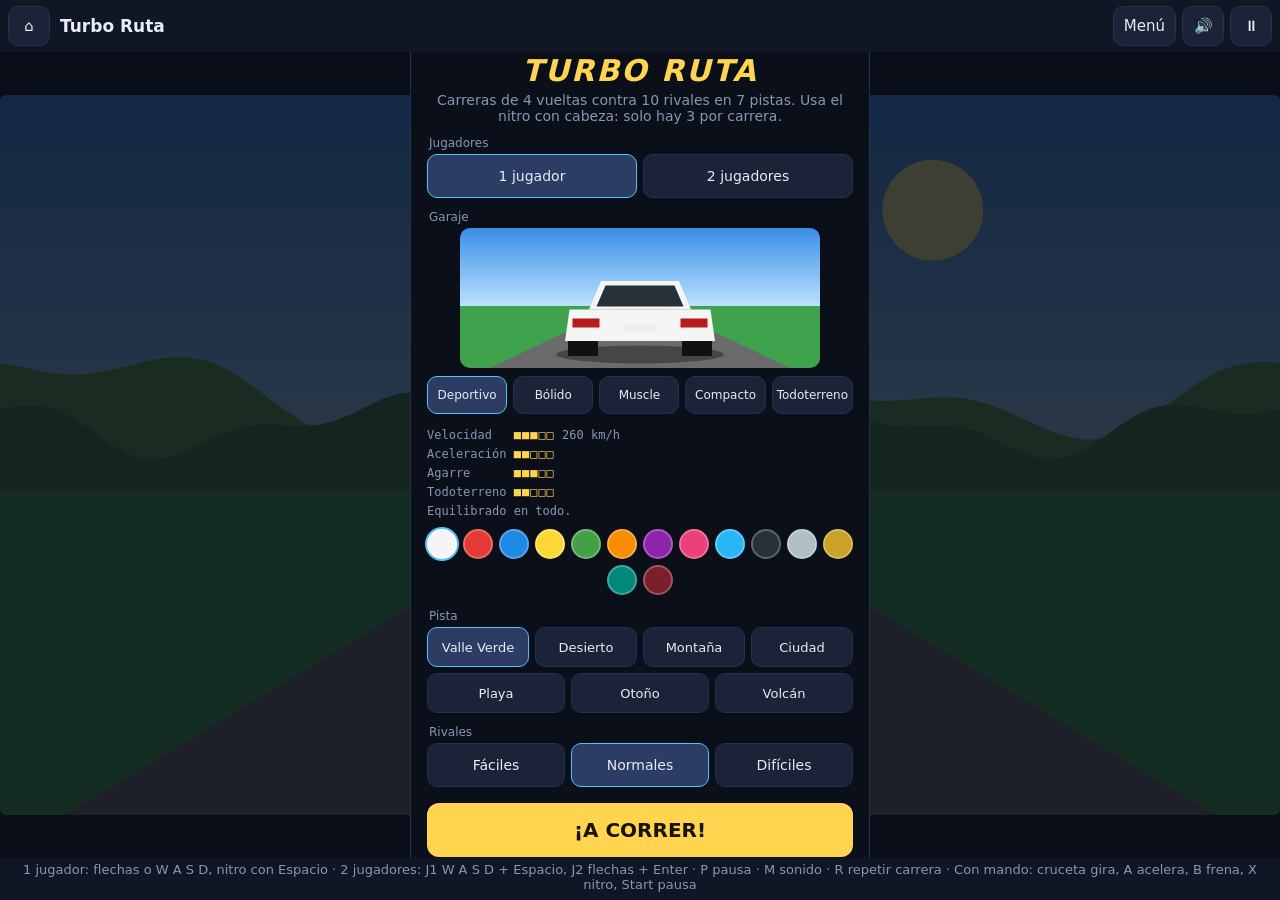
<file: docs/carreras.html>
<!doctype html>
<html lang="es">
<head>
<meta charset="utf-8">
<meta name="viewport" content="width=device-width, initial-scale=1, maximum-scale=1, user-scalable=no, viewport-fit=cover">
<meta name="theme-color" content="#101624">
<title>Turbo Ruta</title>
<link rel="stylesheet" href="estilo.css">
<link rel="manifest" href="manifest.webmanifest">
<link rel="icon" href="iconos/icono-192.png">
<link rel="apple-touch-icon" href="iconos/icono-192.png">
<meta name="mobile-web-app-capable" content="yes">
<meta name="apple-mobile-web-app-capable" content="yes">
<style>
  .zona { position: relative; }
  /* menú y resultados encima del juego */
  .capa {
    position: absolute;
    inset: 0;
    display: flex;
    align-items: center;
    justify-content: center;
    padding: 12px;
    background: rgba(8, 12, 22, 0.78);
    z-index: 3;
    overflow-y: auto;
  }
  .tarjeta-menu {
    width: min(460px, 100%);
    text-align: center;
    padding: 18px 16px;
    border-radius: 16px;
    background: var(--panel);
    border: 1px solid var(--borde);
  }
  .tarjeta-menu h2 { margin: 0 0 4px; font-size: 30px; letter-spacing: 2px; color: #ffd54f; font-style: italic; }
  .tarjeta-menu p { margin: 0 0 12px; color: var(--tenue); font-size: 14px; }
  .opciones { display: flex; gap: 6px; margin: 0 0 12px; }
  .opciones button {
    flex: 1;
    min-height: 44px;
    border-radius: 10px;
    border: 1px solid var(--borde);
    background: var(--boton);
    color: var(--texto);
    font: inherit;
    font-size: 14px;
    cursor: pointer;
  }
  .opciones button.activo { border-color: var(--acento); background: var(--boton-pulsado); }
  #vista-auto { display: block; width: 100%; max-width: 360px; height: auto; margin: 0 auto 8px; border-radius: 10px; }
  .opciones.modelos { flex-wrap: wrap; }
  .opciones.modelos button { flex: 1 1 18%; min-height: 38px; font-size: 12px; padding: 0 4px; }
  .ficha { font-family: ui-monospace, Consolas, monospace; font-size: 12px; color: var(--tenue); line-height: 1.6; margin: 0 0 8px; text-align: left; white-space: pre-wrap; }
  .ficha b { color: #ffd54f; font-weight: 400; letter-spacing: 1px; }
  .colores { display: flex; flex-wrap: wrap; gap: 6px; justify-content: center; margin: 0 0 14px; }
  .colores button { width: 30px; height: 30px; border-radius: 50%; border: 2px solid rgba(255, 255, 255, 0.25); cursor: pointer; }
  .colores button.activo { border-color: #fff; box-shadow: 0 0 0 2px var(--acento); }
  .opciones.pistas { flex-wrap: wrap; }
  .opciones.pistas button { flex: 1 1 22%; min-height: 40px; font-size: 13px; }
  .etiqueta { text-align: left; font-size: 12px; color: var(--tenue); margin: 0 0 4px 2px; }
  .arrancar {
    width: 100%;
    min-height: 54px;
    margin-top: 4px;
    border: 0;
    border-radius: 12px;
    background: #ffd54f;
    color: #1a1200;
    font: inherit;
    font-size: 20px;
    font-weight: 800;
    cursor: pointer;
  }
  .resultado { font-size: 16px; line-height: 1.7; margin: 6px 0 14px; }
  .resultado b { color: #ffd54f; }
  /* mandos táctiles: uno por jugador; el del jugador 2 va girado para quien está enfrente */
  .mandos {
    position: absolute;
    left: 0;
    right: 0;
    bottom: 0;
    display: flex;
    justify-content: space-between;
    align-items: flex-end;
    padding: 8px;
    pointer-events: none;
    z-index: 2;
  }
  .mandos.arriba { top: 0; bottom: auto; transform: rotate(180deg); }
  .mandos .grupo { display: flex; gap: 8px; align-items: flex-end; pointer-events: auto; }
  .mandos button {
    width: 64px;
    height: 64px;
    border-radius: 50%;
    border: 2px solid rgba(255, 255, 255, 0.35);
    background: rgba(16, 22, 36, 0.55);
    color: #fff;
    font: inherit;
    font-size: 22px;
    font-weight: 700;
    touch-action: none;
  }
  .mandos button.chico { width: 54px; height: 54px; font-size: 11px; }
  .mandos button.grande { width: 78px; height: 78px; font-size: 12px; background: rgba(46, 125, 50, 0.6); }
  .mandos button.pulsado { background: rgba(79, 195, 247, 0.6); border-color: #fff; }
  @media (hover: hover) and (pointer: fine) { .mandos { display: none; } }
  /* teléfono vertical: acelerar, freno y nitro en columna a la derecha para no tapar el auto */
  @media (orientation: portrait) {
    .mandos .grupo:last-child { flex-direction: column; align-items: flex-end; }
  }
</style>
</head>
<body class="juego">
<header class="barra">
  <a href="index.html" aria-label="Volver al menú">⌂</a>
  <h1>Turbo Ruta</h1>
  <button id="b-menu">Menú</button>
  <button id="b-sonido" aria-label="Sonido">🔊</button>
  <button id="b-pausa" aria-label="Pausa">⏸</button>
</header>
<div class="zona" id="zona">
  <canvas id="lienzo"></canvas>
  <div class="mandos arriba" id="mandos-1" hidden>
    <div class="grupo"><button data-accion="izq">◀</button><button data-accion="der">▶</button></div>
    <div class="grupo"><button class="chico" data-accion="nitro">NITRO</button><button class="chico" data-accion="freno">FRENO</button><button class="grande" data-accion="acel">ACELERAR</button></div>
  </div>
  <div class="mandos" id="mandos-0" hidden>
    <div class="grupo"><button data-accion="izq">◀</button><button data-accion="der">▶</button></div>
    <div class="grupo"><button class="chico" data-accion="nitro">NITRO</button><button class="chico" data-accion="freno">FRENO</button><button class="grande" data-accion="acel">ACELERAR</button></div>
  </div>
  <div class="capa" id="menu">
    <div class="tarjeta-menu">
      <h2>TURBO RUTA</h2>
      <p>Carreras de 4 vueltas contra 10 rivales en 7 pistas. Usa el nitro con cabeza: solo hay 3 por carrera.</p>
      <div class="etiqueta">Jugadores</div>
      <div class="opciones" data-opcion="jugadores"><button data-valor="1">1 jugador</button><button data-valor="2">2 jugadores</button></div>
      <div class="etiqueta">Garaje</div>
      <div class="opciones" id="pestanas-auto"><button data-j="0">Auto del jugador 1</button><button data-j="1">Auto del jugador 2</button></div>
      <canvas id="vista-auto" width="360" height="140" aria-label="Vista previa del auto"></canvas>
      <div class="opciones modelos" id="modelos"></div>
      <div class="ficha" id="ficha"></div>
      <div class="colores" id="colores"></div>
      <div class="etiqueta">Pista</div>
      <div class="opciones pistas" data-opcion="pista">
        <button data-valor="0">Valle Verde</button><button data-valor="1">Desierto</button><button data-valor="2">Montaña</button>
        <button data-valor="3">Ciudad</button><button data-valor="4">Playa</button><button data-valor="5">Otoño</button>
        <button data-valor="6">Volcán</button>
      </div>
      <div class="etiqueta">Rivales</div>
      <div class="opciones" data-opcion="dificultad"><button data-valor="0">Fáciles</button><button data-valor="1">Normales</button><button data-valor="2">Difíciles</button></div>
      <button class="arrancar" id="b-arrancar">¡A CORRER!</button>
    </div>
  </div>
  <div class="capa" id="resultados" hidden>
    <div class="tarjeta-menu">
      <h2>META</h2>
      <div class="resultado" id="texto-resultados"></div>
      <div class="opciones"><button id="b-otra">Correr otra vez</button><button id="b-volver">Cambiar pista</button></div>
    </div>
  </div>
</div>
<p class="ayuda">1 jugador: flechas o W A S D, nitro con Espacio · 2 jugadores: J1 W A S D + Espacio, J2 flechas + Enter · P pausa · M sonido · R repetir carrera · Con mando: cruceta gira, A acelera, B frena, X nitro, Start pausa</p>

<script src="comun.js"></script>
<script>
'use strict';
// --- constantes de la carretera (técnica clásica de "pseudo 3D": tramos que se proyectan en pantalla) ---
const SEG = 200;                 // largo de cada tramo de pista
const BANDA = 3;                 // tramos por franja de color
const ANCHO_PISTA = 2000;        // medio ancho de la pista
const CARRILES = 3;
const ALTO_CAM = 1000;
const PROF_CAM = 1 / Math.tan(50 * Math.PI / 180);   // campo de visión de 100°
const Z_JUGADOR = ALTO_CAM * PROF_CAM;                // distancia entre la cámara y tu auto
const DIBUJO = 260;              // tramos que se dibujan hacia adelante
const VEL_MAX = SEG * 60;        // un tramo por cuadro, a 60 cuadros por segundo
const ACEL = VEL_MAX / 5, FRENO = -VEL_MAX, ROCE = -VEL_MAX / 5, ROCE_FUERA = -VEL_MAX / 2, LIMITE_FUERA = VEL_MAX / 4;
const CENTRIFUGA = 0.3;
const VUELTAS = 4, RIVALES = 10, NITROS = 3, T_NITRO = 2.5, EXTRA_NITRO = 1.35;
const KMH = 260;                 // velocidad máxima mostrada en el velocímetro
const ANCHO_AUTO = 0.3;          // ancho de un auto, en medios anchos de pista
const LINEA = 30;                // tramo donde está la línea de salida y meta
const COLORES = [['Blanco', '#f5f5f5'], ['Rojo', '#e53935'], ['Azul', '#1e88e5'], ['Amarillo', '#fdd835'], ['Verde', '#43a047'],
  ['Naranja', '#fb8c00'], ['Morado', '#8e24aa'], ['Rosa', '#ec407a'], ['Celeste', '#29b6f6'], ['Negro', '#263238'],
  ['Plata', '#b0bec5'], ['Dorado', '#c9a227'], ['Turquesa', '#00897b'], ['Vinotinto', '#7b1f2a']];
// modelos: forma al dibujarlos y manejo (1 = normal). fuera < 1 pierde menos velocidad fuera de la pista
const MODELOS = {
  deportivo: { nombre: 'Deportivo', velMax: 1.0, acel: 1.0, agarre: 1.0, fuera: 1.0, nota: 'Equilibrado en todo.' },
  bolido: { nombre: 'Bólido', velMax: 1.06, acel: 0.9, agarre: 0.85, fuera: 1.2, nota: 'El más rápido, pero se abre en las curvas.' },
  muscle: { nombre: 'Muscle', velMax: 0.98, acel: 1.2, agarre: 0.95, fuera: 1.0, nota: 'Arranca con mucha fuerza.' },
  compacto: { nombre: 'Compacto', velMax: 0.93, acel: 1.15, agarre: 1.25, fuera: 1.0, nota: 'Pegado al piso en las curvas.' },
  todoterreno: { nombre: 'Todoterreno', velMax: 0.92, acel: 1.0, agarre: 1.05, fuera: 0.6, nota: 'Frena mucho menos fuera de la pista.' },
};
const LETRA = 'ui-monospace, Consolas, "Courier New", monospace';

// pistas: colores, adornos al costado y tramos [entrada, mantener, salida, curva, colina]
const PISTAS = [
  { nombre: 'Valle Verde', cielo: ['#3a8ee6', '#b9e0ff'], sol: '#fff59d', cerros: ['#5b9e4f', '#3f7d3a'], niebla: '#cfe8f7',
    cesped: ['#3fa34d', '#36923f'], borde: ['#e8e8e8', '#c62828'], pista: ['#6b6b6b', '#646464'], linea: '#f5f5f5',
    adornos: ['arbol', 'arbol', 'arbol', 'cartel', 'poste'],
    tramos: [[10, 10, 10, 0, 0], [25, 25, 25, 2, 20], [25, 50, 25, 0, 0], [25, 25, 25, -3, -20], [10, 10, 10, 0, 40],
      [25, 25, 25, 4, 0], [25, 50, 25, 0, -40], [25, 25, 25, -2, 30], [25, 25, 25, 0, -30], [25, 50, 25, 3, 0],
      [25, 25, 25, -4, 0], [50, 50, 50, 0, 0]] },
  { nombre: 'Desierto', cielo: ['#f39c45', '#ffe2a8'], sol: '#fffde7', cerros: ['#d4a056', '#b8813e'], niebla: '#f7dcae',
    cesped: ['#e2c27d', '#d8b56e'], borde: ['#f5f5f5', '#1565c0'], pista: ['#7a6f63', '#72675c'], linea: '#fff8e1',
    adornos: ['cactus', 'cactus', 'roca', 'palmera', 'cartel'],
    tramos: [[10, 10, 10, 0, 0], [50, 100, 50, 0, 0], [25, 50, 25, 2, 10], [50, 100, 50, 0, -10], [25, 50, 25, -3, 0],
      [50, 50, 50, 0, 30], [25, 50, 25, 4, -30], [50, 100, 50, 0, 0], [25, 25, 25, -2, 0], [50, 100, 50, 0, 0]] },
  { nombre: 'Montaña', cielo: ['#0b1d3a', '#3d5a80'], sol: '#eceff1', cerros: ['#4a5d78', '#2f3e55'], niebla: '#566b8a',
    cesped: ['#e9eef2', '#dbe3ea'], borde: ['#f5f5f5', '#c62828'], pista: ['#4f5560', '#4a4f59'], linea: '#ffeb3b',
    adornos: ['pino', 'pino', 'pino', 'roca', 'poste'],
    tramos: [[10, 10, 10, 0, 0], [25, 25, 25, -5, 40], [25, 25, 25, 5, -20], [25, 50, 25, 0, 60], [25, 25, 25, 6, -60],
      [25, 25, 25, -6, 20], [25, 50, 25, 0, -20], [25, 25, 25, 4, 30], [25, 25, 25, -5, -30], [50, 50, 50, 0, 0]] },
  { nombre: 'Ciudad', fondo: 'ciudad', cielo: ['#05070f', '#1b2340'], sol: '#fff9c4', cerros: ['#262c45', '#151a2e'], niebla: '#1b2340',
    cesped: ['#2e2e33', '#28282d'], borde: ['#ffeb3b', '#212121'], pista: ['#3c3c43', '#37373e'], linea: '#ffffff',
    adornos: ['edificio', 'edificio', 'farola', 'farola', 'cartel'],
    tramos: [[10, 10, 10, 0, 0], [10, 30, 10, 6, 0], [30, 40, 30, 0, 0], [10, 30, 10, -6, 0], [20, 60, 20, 0, 0],
      [10, 20, 10, 5, 10], [10, 20, 10, -5, -10], [30, 60, 30, 0, 0], [10, 30, 10, 6, 0], [50, 50, 50, 0, 0]] },
  { nombre: 'Playa', fondo: 'mar', cielo: ['#ff7e5f', '#feb47b'], sol: '#fff3e0', cerros: ['#2a6f97', '#7a9e8f'], niebla: '#ffc8a2',
    cesped: ['#f1d9a7', '#ead09a'], borde: ['#ffffff', '#ff7043'], pista: ['#7b7b80', '#747479'], linea: '#ffffff',
    adornos: ['palmera', 'palmera', 'sombrilla', 'sombrilla', 'roca'],
    tramos: [[10, 10, 10, 0, 0], [50, 50, 50, 1, 15], [50, 50, 50, -1, -15], [25, 75, 25, 0, 0], [50, 50, 50, 2, 20],
      [50, 50, 50, -2, -20], [25, 50, 25, 3, 0], [50, 100, 50, 0, 0]] },
  { nombre: 'Otoño', cielo: ['#7fa7c9', '#e7d8c3'], sol: '#fff8e1', cerros: ['#b5651d', '#8b4513'], niebla: '#e8d3b5',
    cesped: ['#c7a45a', '#b8954c'], borde: ['#f5f5f5', '#6d4c41'], pista: ['#5f5a55', '#59544f'], linea: '#ffe082',
    adornos: ['otono', 'otono', 'otono', 'arbol', 'poste'],
    tramos: [[10, 10, 10, 0, 0], [25, 25, 25, 3, 30], [25, 25, 25, -4, -10], [25, 25, 25, 4, -20], [25, 50, 25, 0, 40],
      [25, 25, 25, -3, -40], [25, 25, 25, 5, 10], [25, 25, 25, -5, -10], [50, 50, 50, 0, 0]] },
  { nombre: 'Volcán', cielo: ['#2b0f0f', '#a33a1f'], sol: '#ffab40', cerros: ['#3b2a2a', '#241818'], niebla: '#5a2a1f',
    cesped: ['#2a2224', '#231c1e'], borde: ['#ff6d00', '#212121'], pista: ['#4a4446', '#444042'], linea: '#ffab40',
    adornos: ['lava', 'lava', 'roca', 'poste'],
    tramos: [[10, 10, 10, 0, 0], [25, 25, 25, 6, 50], [25, 25, 25, -6, -30], [10, 10, 10, 0, 60], [25, 25, 25, -7, -80],
      [25, 50, 25, 4, 20], [25, 25, 25, -5, 0], [25, 25, 25, 7, -20], [50, 50, 50, 0, 0]] },
];

// --- sonido: música y efectos propios ---
const PASO = 0.17;
const MELODIA = [[76, 1], [74, 1], [71, 1], [74, 1], [76, 2], [79, 2],
  [79, 1], [76, 1], [72, 1], [76, 1], [79, 2], [84, 2],
  [81, 1], [78, 1], [74, 1], [78, 1], [81, 2], [78, 1], [76, 1],
  [75, 2], [78, 2], [83, 2], [78, 2],
  [76, 1], [79, 1], [83, 1], [79, 1], [88, 2], [83, 2],
  [84, 1], [81, 1], [76, 1], [81, 1], [84, 2], [88, 2],
  [86, 1], [83, 1], [78, 1], [83, 1], [86, 1], [88, 1], [86, 1], [83, 1],
  [83, 2], [78, 2], [75, 2], [76, 2]];
const BAJO = [40, 36, 38, 35, 40, 45, 38].flatMap((r) => [[r, 1], [r + 12, 1], [r, 1], [r + 12, 1], [r, 1], [r + 12, 1], [r, 1], [r + 12, 1]])
  .concat([[35, 1], [47, 1], [35, 1], [47, 1], [40, 1], [52, 1], [40, 1], [52, 1]]);
Sonido.definir('musica', (s) => {
  const p = [];
  s.melodia(p, MELODIA, PASO, 0.11, 'cuadrada');
  s.melodia(p, BAJO, PASO, 0.24, 'triangular');
  for (let k = 0; k < 64; k++) { // batería: bombo en cada pulso y platillo en cada corchea
    if (k % 2 === 0) s.tono(p, k * PASO, 0.09, 140, 45, 0.35, 'triangular');
    s.tono(p, k * PASO, 0.025, 0, null, 0.05, 'ruido');
  }
  return s.recortar(p, 64 * PASO);
});
Sonido.definir('cuenta', (s) => { const p = []; s.tono(p, 0, 0.18, 620, null, 0.25); return p; });
Sonido.definir('ya', (s) => { const p = []; s.tono(p, 0, 0.45, 1240, null, 0.25); return p; });
Sonido.definir('nitro', (s) => {
  const p = []; s.tono(p, 0, 0.6, 0, null, 0.25, 'ruido'); s.tono(p, 0, 0.6, 200, 900, 0.18); return p;
});
Sonido.definir('choque', (s) => {
  const p = []; s.tono(p, 0, 0.35, 0, null, 0.4, 'ruido'); s.tono(p, 0, 0.3, 160, 40, 0.4, 'triangular'); return p;
});
Sonido.definir('golpe', (s) => { const p = []; s.tono(p, 0, 0.1, 300, 120, 0.3); return p; });
Sonido.definir('vuelta', (s) => { const p = []; s.melodia(p, [[84, 1], [91, 3]], 0.09, 0.25, 'cuadrada'); return p; });
Sonido.definir('meta', (s) => {
  const p = [];
  s.melodia(p, [[72, 1], [76, 1], [79, 1], [84, 1], [88, 1], [91, 1], [96, 6]], 0.1, 0.22, 'cuadrada');
  s.melodia(p, [[48, 3], [55, 3], [60, 6]], 0.1, 0.3, 'triangular');
  return p;
});

// --- construcción de la pista ---
const facilEntrada = (a, b, t) => a + (b - a) * t * t;
const facilAmbos = (a, b, t) => a + (b - a) * (-Math.cos(t * Math.PI) / 2 + 0.5);
let segs = [], LARGO = 0, pista = PISTAS[0];

function construirPista(indice) {
  pista = PISTAS[indice];
  segs = [];
  const ultimaY = () => (segs.length ? segs[segs.length - 1].y2 : 0);
  const agregar = (curva, y) => {
    const n = segs.length;
    segs.push({ i: n, y1: ultimaY(), y2: y, curva, claro: Math.floor(n / BANDA) % 2 === 0, adornos: [], autos: [] });
  };
  const tramo = (entrada, mantener, salida, curva, colina) => {
    const y0 = ultimaY(), y1 = y0 + colina * SEG, total = entrada + mantener + salida;
    let n = 0;
    for (let k = 0; k < entrada; k++) agregar(facilEntrada(0, curva, k / entrada), facilAmbos(y0, y1, n++ / total));
    for (let k = 0; k < mantener; k++) agregar(curva, facilAmbos(y0, y1, n++ / total));
    for (let k = 0; k < salida; k++) agregar(facilAmbos(curva, 0, k / salida), facilAmbos(y0, y1, n++ / total));
  };
  // la pista se recorre dos veces por vuelta: la segunda con las curvas al revés
  const espejo = pista.tramos.slice(1).map(([a, b, d, curva, colina]) => [a, b, d, -curva, colina]);
  for (const t of [...pista.tramos, ...espejo]) tramo(...t);
  tramo(25, 25, 25, 0, -ultimaY() / SEG); // vuelve a la altura de partida para cerrar el circuito
  LARGO = segs.length * SEG;
  for (let k = 0; k < 3; k++) segs[LINEA + k].meta = true;

  // adornos al costado de la pista, siempre iguales para cada pista
  let semilla = 7 + indice * 13;
  const azar = () => (semilla = (semilla * 16807) % 2147483647) / 2147483647;
  for (let n = 10; n < segs.length; n += 3 + Math.floor(azar() * 4)) {
    for (const lado of [-1, 1]) {
      if (azar() < 0.35) continue;
      const tipo = pista.adornos[Math.floor(azar() * pista.adornos.length)];
      const lejos = tipo === 'edificio' ? 2.3 + azar() * 0.8 : 1.35 + azar() * 1.6; // los edificios, apartados de la pista
      segs[n].adornos.push({ tipo, x: lado * lejos, v: azar() });
    }
  }
  for (let n = LINEA - 6; n < LINEA + 8; n += 7) { // carteles de salida
    segs[n].adornos.push({ tipo: 'cartel', x: -1.3 }, { tipo: 'cartel', x: 1.3 });
  }
}

const tramoEn = (z) => segs[Math.floor(z / SEG) % segs.length];
const sumar = (z, d) => { let r = z + d; while (r >= LARGO) r -= LARGO; while (r < 0) r += LARGO; return r; };
const solapan = (x1, w1, x2, w2, f = 1) => Math.abs(x1 - x2) < (w1 + w2) * f / 2;

// --- estado de la carrera ---
const opciones = { jugadores: Guardado.leer('turbo_jugadores', 1), pista: Guardado.leer('turbo_pista', 0), dificultad: Guardado.leer('turbo_dificultad', 1) };
// auto elegido por cada jugador (si lo guardado no sirve, se usan los de fábrica)
const autos = [{ modelo: 'deportivo', color: '#f5f5f5' }, { modelo: 'muscle', color: '#fb8c00' }];
Guardado.leer('turbo_autos', []).forEach((a, i) => {
  if (i < 2 && a && MODELOS[a.modelo] && COLORES.some(([, hexa]) => hexa === a.color)) autos[i] = { modelo: a.modelo, color: a.color };
});
const tactil = matchMedia('(pointer: coarse)').matches;
const c = { estado: 'menu', pausa: false, corredores: [], jugadores: [], reloj: 0, cuenta: 0, llegados: 0, tFin: 0 };
const entradas = [0, 1].map(() => ({ izq: false, der: false, acel: false, freno: false, nitro: false }));
const teclas = new Set();
let motores = [];

function nuevaCarrera() {
  construirPista(opciones.pista);
  const velBase = [0.66, 0.76, 0.9][opciones.dificultad];
  c.corredores = [];
  c.jugadores = [];
  const total = RIVALES + opciones.jugadores;
  for (let k = 0; k < total; k++) {
    const fila = Math.floor(k / 2);
    const r = { z: (LINEA - 4 - fila * 4) * SEG, x: k % 2 ? 0.5 : -0.5, vel: 0, vueltasPista: 0, termino: false, lugar: 0,
      tiempo: 0, mejor: 0, inicioVuelta: 0, vueltaActual: 1 };
    const humano = k >= RIVALES;
    if (humano) { // los jugadores salen al fondo de la parrilla
      const auto = autos[k - RIVALES];
      Object.assign(r, { humano: true, num: k - RIVALES, color: auto.color, modelo: auto.modelo, m: MODELOS[auto.modelo], nitros: NITROS, tNitro: 0,
        fondo: 0, giro: 0, frenando: false, tChoque: 0 });
      c.jugadores.push(r);
    } else {
      const modelos = Object.keys(MODELOS);
      Object.assign(r, { humano: false, color: COLORES[Math.floor(Math.random() * COLORES.length)][1],
        modelo: modelos[Math.floor(Math.random() * modelos.length)],
        objetivo: (velBase + (RIVALES - k) / RIVALES * 0.12 + Math.random() * 0.03) * VEL_MAX });
    }
    c.corredores.push(r);
  }
  c.reloj = 0;
  c.llegados = 0;
  c.tFin = 0;
  c.cuenta = 3; // 3, 2, 1, ¡YA!
  c.estado = 'cuenta';
  c.pausa = false;
  c.ultimoNumero = 4;
  for (const e of entradas) { // suelta todos los controles, sin perder el registro de los botones táctiles
    Object.assign(e, { izq: false, der: false, acel: false, freno: false, nitro: false });
    for (const k of Object.keys(e.tactil)) e.tactil[k] = false;
  }
  ajustarLienzo();
  mostrarMandos();
  document.getElementById('menu').hidden = true;
  document.getElementById('resultados').hidden = true;
  Sonido.iniciar();
  Sonido.reanudar();
  for (const m of motores) if (m) m.parar();
  motores = c.jugadores.map(() => Sonido.crearMotor());
  Sonido.musica('musica');
}

// distancia recorrida desde la línea de salida
const recorrido = (r) => r.vueltasPista * LARGO + r.z - LINEA * SEG;

function posicion(r) {
  if (r.termino) return r.lugar;
  return 1 + c.corredores.filter((o) => o !== r && (o.termino || recorrido(o) > recorrido(r))).length;
}

function avanzar(r, d) {
  const antes = r.z;
  r.z = sumar(r.z, d);
  if (r.z < antes && d > 0) r.vueltasPista++;
  // vueltas completas y llegada
  const vuelta = Math.floor(recorrido(r) / LARGO) + 1;
  if (!r.termino && vuelta > r.vueltaActual) {
    const tiempoVuelta = c.reloj - r.inicioVuelta;
    if (r.humano && r.vueltaActual >= 1) r.mejor = r.mejor ? Math.min(r.mejor, tiempoVuelta) : tiempoVuelta;
    r.inicioVuelta = c.reloj;
    r.vueltaActual = vuelta;
    if (vuelta > VUELTAS) {
      r.termino = true;
      r.lugar = ++c.llegados;
      r.tiempo = c.reloj;
      if (r.humano) Sonido.tocar('meta');
    } else if (r.humano) {
      Sonido.tocar('vuelta');
    }
  }
}

function moverJugador(p, dt) {
  const e = entradas[p.num];
  const tramo = tramoEn(sumar(p.z, 0));
  const m = p.m; // el modelo de auto cambia velocidad, aceleración, agarre y comportamiento fuera de la pista
  const tope = VEL_MAX * m.velMax * (p.tNitro > 0 ? EXTRA_NITRO : 1);
  const pct = p.vel / VEL_MAX;
  const dx = dt * 2 * Math.min(1, pct); // a toda velocidad cruza la pista en un segundo

  p.giro = (e.izq ? -1 : 0) + (e.der ? 1 : 0);
  p.x += p.giro * dx;
  p.x -= dx * pct * tramo.curva * CENTRIFUGA / m.agarre; // las curvas empujan hacia afuera
  if (p.termino) { e.acel = true; p.x *= 0.98; } // tras la meta sigue solo por el centro

  p.frenando = e.freno;
  if (e.nitro && p.nitros > 0 && p.tNitro <= 0 && c.estado === 'carrera' && !p.termino) {
    p.nitros--;
    p.tNitro = T_NITRO;
    Sonido.tocar('nitro');
  }
  e.nitro = false;
  p.tNitro = Math.max(0, p.tNitro - dt);
  if (e.freno) p.vel += FRENO * dt;
  else if (e.acel) p.vel += ACEL * m.acel * (p.tNitro > 0 ? 2 : 1) * dt;
  else p.vel += ROCE * dt;
  if (p.vel > VEL_MAX * m.velMax && p.tNitro <= 0) p.vel += ROCE * 2 * dt; // al acabarse el nitro vuelve poco a poco

  // fuera de la pista: frena y puede chocar con los adornos
  if (Math.abs(p.x) > 1) {
    if (p.vel > LIMITE_FUERA / m.fuera) p.vel += ROCE_FUERA * m.fuera * dt;
    for (const a of tramo.adornos) {
      if (solapan(p.x, ANCHO_AUTO, a.x, ANCHO[a.tipo] || 0.4, 0.8)) {
        if (p.vel > VEL_MAX / 5) Sonido.tocar('choque');
        p.vel = VEL_MAX / 5;
        p.tChoque = 0.4;
        p.z = sumar(tramo.i * SEG, -SEG * 0.5);
        vibrar(60);
        break;
      }
    }
  }
  // choque con autos que van delante en el mismo tramo
  for (const o of c.corredores) {
    if (o === p) continue;
    const delante = sumar(o.z, -p.z);
    if (delante > 0 && delante < SEG * 1.2 && p.vel > o.vel && solapan(p.x, ANCHO_AUTO, o.x, ANCHO_AUTO, 0.85)) {
      p.vel = o.vel * (o.vel / Math.max(1, p.vel));
      p.z = sumar(o.z, -SEG * 1.2);
      Sonido.tocar('golpe');
      vibrar(30);
    }
  }
  p.x = Math.max(-2.6, Math.min(2.6, p.x));
  p.vel = Math.max(0, Math.min(p.vel, tope));
  p.fondo += tramo.curva * pct * dt * 0.05;
  p.tChoque = Math.max(0, p.tChoque - dt);
  avanzar(p, p.vel * dt);
}

function moverRival(r, dt) {
  // acelera hasta su velocidad y esquiva a quien vaya más lento delante; si va muy por delante
  // del jugador afloja un poco y si va muy atrás aprieta, para que la carrera siga reñida
  const lider = Math.max(...c.jugadores.map(recorrido));
  const ajuste = 1 + Math.max(-0.12, Math.min(0.12, (lider - recorrido(r)) / (LARGO * 0.25)));
  const objetivo = r.termino ? r.objetivo * 0.8 : Math.min(VEL_MAX * 1.02, r.objetivo * ajuste);
  r.vel += Math.sign(objetivo - r.vel) * Math.min(Math.abs(objetivo - r.vel), ACEL * 0.8 * dt);
  let esquivar = 0;
  for (const o of c.corredores) {
    if (o === r) continue;
    const delante = sumar(o.z, -r.z);
    if (delante > 0 && delante < SEG * 18 && o.vel < r.vel && solapan(r.x, ANCHO_AUTO, o.x, ANCHO_AUTO, 1.3)) {
      esquivar = o.x > 0.4 ? -1 : o.x < -0.4 ? 1 : (r.x >= o.x ? 1 : -1);
      break;
    }
  }
  r.x = Math.max(-0.85, Math.min(0.85, r.x + esquivar * dt * 1.4));
  avanzar(r, r.vel * dt);
}

function actualizar(dt) {
  if (c.pausa || c.estado === 'menu') return;
  if (c.estado === 'cuenta') {
    c.cuenta -= dt;
    const numero = Math.ceil(c.cuenta);
    if (numero !== c.ultimoNumero) {
      c.ultimoNumero = numero;
      Sonido.tocar(numero > 0 ? 'cuenta' : 'ya');
    }
    if (c.cuenta <= 0) c.estado = 'carrera';
  } else {
    c.reloj += dt;
    leerTeclado();
    for (const p of c.jugadores) moverJugador(p, dt);
    for (const r of c.corredores) if (!r.humano) moverRival(r, dt);
    if (c.estado === 'carrera' && c.jugadores.every((p) => p.termino)) {
      c.tFin += dt;
      if (c.tFin > 2.5) terminarCarrera();
    }
  }
  c.jugadores.forEach((p, k) => {
    if (motores[k]) motores[k].ajustar(55 + (p.vel / VEL_MAX) * 150, c.estado === 'resultados' ? 0 : (opciones.jugadores > 1 ? 0.05 : 0.07));
  });
}

function terminarCarrera() {
  c.estado = 'resultados';
  Sonido.pararMusica();
  for (const m of motores) if (m) m.ajustar(40, 0);
  const formato = (t) => `${Math.floor(t / 60)}:${(t % 60).toFixed(2).padStart(5, '0')}`;
  const texto = c.jugadores.map((p) => {
    const quien = opciones.jugadores > 1 ? `Jugador ${p.num + 1}` : 'Tú';
    return `${quien}: <b>${p.lugar}º lugar</b> de ${c.corredores.length}<br>tiempo ${formato(p.tiempo)} · mejor vuelta ${formato(p.mejor || p.tiempo)}`;
  }).join('<br><br>');
  const record = Guardado.leer(`turbo_record_${opciones.pista}`, null);
  const mejorTiempo = Math.min(...c.jugadores.map((p) => p.tiempo));
  let extra = '';
  if (record === null || mejorTiempo < record) {
    Guardado.escribir(`turbo_record_${opciones.pista}`, mejorTiempo);
    extra = '<br><br>¡Nuevo récord de la pista!';
  } else {
    extra = `<br><br>Récord de ${pista.nombre}: ${formato(record)}`;
  }
  document.getElementById('texto-resultados').innerHTML = texto + extra;
  document.getElementById('resultados').hidden = false;
  mostrarMandos();
}

// --- dibujo ---
const lienzo = document.getElementById('lienzo');
const zona = document.getElementById('zona');
const g = lienzo.getContext('2d');
let W = 640, H = 360;
function ajustarLienzo() {
  // con el teléfono vertical la vista se hace angosta y alta en lugar de quedar como una franja
  if (zona.clientHeight > zona.clientWidth * 1.1) {
    W = 420;
    H = Math.round(Math.max(560, Math.min(900, W * zona.clientHeight / Math.max(1, zona.clientWidth))));
  } else {
    W = 640;
    H = opciones.jugadores > 1 && c.estado !== 'menu' ? 540 : 360;
  }
  const esc = Math.max(0.05, Math.min(zona.clientWidth / W, zona.clientHeight / H));
  const dpr = Math.min(window.devicePixelRatio || 1, 2);
  lienzo.style.width = Math.floor(W * esc) + 'px';
  lienzo.style.height = Math.floor(H * esc) + 'px';
  lienzo.width = Math.round(W * esc * dpr);
  lienzo.height = Math.round(H * esc * dpr);
  g.setTransform(lienzo.width / W, 0, 0, lienzo.height / H, 0, 0);
}
new ResizeObserver(ajustarLienzo).observe(zona);

function poligono(x1, y1, x2, y2, x3, y3, x4, y4, color) {
  g.fillStyle = color;
  g.beginPath();
  g.moveTo(x1, y1);
  g.lineTo(x2, y2);
  g.lineTo(x3, y3);
  g.lineTo(x4, y4);
  g.closePath();
  g.fill();
}

// ancho de cada adorno, en medios anchos de pista (también se usa para los choques)
const ANCHO = { arbol: 0.55, pino: 0.4, palmera: 0.45, cactus: 0.25, roca: 0.45, cartel: 0.7, poste: 0.12,
  edificio: 1.4, farola: 0.12, otono: 0.55, lava: 0.5, sombrilla: 0.5 };
// v (entre 0 y 1) varía el color o el diseño de cada adorno
function dibujarAdorno(tipo, x, y, w, v = 0.5) {
  const h = w; // la mayoría son tan altos como anchos
  switch (tipo) {
    case 'edificio': {
      const alto = w * (1.6 + v * 1.4);
      g.fillStyle = ['#2c3350', '#3a2f4f', '#263f4a', '#41384a'][Math.floor(v * 4)];
      g.fillRect(x - w / 2, y - alto, w, alto);
      if (w > 12) { // ventanas: algunas encendidas, siempre las mismas para cada edificio
        const cols = 4, filas = Math.max(3, Math.round(alto / w * 4));
        const cw = w / (cols * 2 + 1), ch = alto / (filas * 2 + 1);
        for (let f = 0; f < filas; f++) {
          for (let k = 0; k < cols; k++) {
            const encendida = ((f * 7 + k * 13 + Math.floor(v * 97)) % 5) < 2;
            g.fillStyle = encendida ? '#ffe082' : '#1a1f33';
            g.fillRect(x - w / 2 + cw * (1 + k * 2), y - alto + ch * (1 + f * 2), cw, ch);
          }
        }
      }
      break;
    }
    case 'farola':
      g.fillStyle = '#90a4ae'; g.fillRect(x - w * 0.15, y - w * 7, w * 0.3, w * 7);
      g.fillRect(x - w * 0.15, y - w * 7, w * 1.8, w * 0.3);
      g.globalAlpha = 0.35; g.fillStyle = '#fff59d';
      g.beginPath(); g.arc(x + w * 1.6, y - w * 6.6, w * 1.6, 0, Math.PI * 2); g.fill();
      g.globalAlpha = 1; g.fillStyle = '#fffde7';
      g.beginPath(); g.arc(x + w * 1.6, y - w * 6.7, w * 0.4, 0, Math.PI * 2); g.fill();
      break;
    case 'otono':
      g.fillStyle = '#5d4037'; g.fillRect(x - w * 0.08, y - h * 0.55, w * 0.16, h * 0.55);
      g.fillStyle = v < 0.5 ? '#d84315' : '#ef6c00'; g.beginPath(); g.arc(x, y - h * 0.85, w * 0.45, 0, Math.PI * 2); g.fill();
      g.fillStyle = v < 0.5 ? '#ff8f00' : '#fbc02d'; g.beginPath(); g.arc(x + w * 0.12, y - h * 0.97, w * 0.24, 0, Math.PI * 2); g.fill();
      break;
    case 'lava':
      g.fillStyle = '#1b1416'; g.beginPath(); g.ellipse(x, y - h * 0.25, w * 0.5, h * 0.35, 0, Math.PI, 0); g.fill();
      g.strokeStyle = '#ff6d00'; g.lineWidth = Math.max(1, w * 0.05);
      g.beginPath(); g.moveTo(x - w * 0.3, y - h * 0.1); g.lineTo(x - w * 0.1, y - h * 0.35); g.lineTo(x + w * 0.05, y - h * 0.2);
      g.lineTo(x + w * 0.25, y - h * 0.45); g.stroke();
      g.globalAlpha = 0.3; g.fillStyle = '#ff9100';
      g.beginPath(); g.ellipse(x, y - h * 0.05, w * 0.55, h * 0.12, 0, 0, Math.PI * 2); g.fill();
      g.globalAlpha = 1;
      break;
    case 'sombrilla':
      g.fillStyle = '#eceff1'; g.fillRect(x - w * 0.03, y - h * 0.9, w * 0.06, h * 0.9);
      for (let k = 0; k < 6; k++) {
        g.fillStyle = k % 2 ? '#ffffff' : (v < 0.5 ? '#e53935' : '#1e88e5');
        g.beginPath(); g.moveTo(x, y - h * 0.85);
        g.arc(x, y - h * 0.85, w * 0.5, Math.PI + k * Math.PI / 6, Math.PI + (k + 1) * Math.PI / 6);
        g.closePath(); g.fill();
      }
      break;
    case 'arbol':
      g.fillStyle = '#6d4c41'; g.fillRect(x - w * 0.08, y - h * 0.55, w * 0.16, h * 0.55);
      g.fillStyle = '#2e7d32'; g.beginPath(); g.arc(x, y - h * 0.85, w * 0.45, 0, Math.PI * 2); g.fill();
      g.fillStyle = '#43a047'; g.beginPath(); g.arc(x - w * 0.12, y - h * 0.95, w * 0.25, 0, Math.PI * 2); g.fill();
      break;
    case 'pino':
      g.fillStyle = '#5d4037'; g.fillRect(x - w * 0.07, y - h * 0.35, w * 0.14, h * 0.35);
      for (let k = 0; k < 3; k++) {
        const base = y - h * (0.25 + k * 0.38), ancho = w * (0.5 - k * 0.12);
        poligono(x - ancho, base, x + ancho, base, x + ancho * 0.1, base - h * 0.55, x - ancho * 0.1, base - h * 0.55, k === 2 ? '#e3f2fd' : '#1b5e20');
      }
      break;
    case 'palmera':
      g.strokeStyle = '#8d6e63'; g.lineWidth = Math.max(1, w * 0.1);
      g.beginPath(); g.moveTo(x, y); g.quadraticCurveTo(x + w * 0.2, y - h * 0.8, x + w * 0.05, y - h * 1.5); g.stroke();
      g.fillStyle = '#558b2f';
      for (let k = 0; k < 5; k++) {
        const a = -Math.PI / 2 + (k - 2) * 0.6;
        g.beginPath(); g.ellipse(x + w * 0.05 + Math.cos(a) * w * 0.35, y - h * 1.5 + Math.sin(a) * w * 0.2, w * 0.38, w * 0.08, a, 0, Math.PI * 2); g.fill();
      }
      break;
    case 'cactus':
      g.fillStyle = '#2e7d32';
      g.fillRect(x - w * 0.15, y - h * 1.6, w * 0.3, h * 1.6);
      g.fillRect(x - w * 0.5, y - h * 1.05, w * 0.12, h * 0.5); g.fillRect(x - w * 0.5, y - h * 0.65, w * 0.4, w * 0.12);
      g.fillRect(x + w * 0.38, y - h * 1.25, w * 0.12, h * 0.5); g.fillRect(x + w * 0.1, y - h * 0.85, w * 0.4, w * 0.12);
      break;
    case 'roca':
      g.fillStyle = '#8d8d8d'; g.beginPath(); g.ellipse(x, y - h * 0.22, w * 0.5, h * 0.3, 0, Math.PI, 0); g.fill();
      g.fillStyle = '#a5a5a5'; g.beginPath(); g.ellipse(x - w * 0.12, y - h * 0.3, w * 0.22, h * 0.14, 0, Math.PI, 0); g.fill();
      break;
    case 'cartel':
      g.fillStyle = '#424242'; g.fillRect(x - w * 0.4, y - h * 0.5, w * 0.06, h * 0.5); g.fillRect(x + w * 0.34, y - h * 0.5, w * 0.06, h * 0.5);
      g.fillStyle = '#ffd54f'; g.fillRect(x - w * 0.5, y - h * 0.95, w, h * 0.45);
      if (w > 18) {
        g.fillStyle = '#b71c1c'; g.font = `bold ${Math.round(w * 0.16)}px ${LETRA}`; g.textAlign = 'center'; g.textBaseline = 'middle';
        g.fillText('TURBO', x, y - h * 0.72);
      }
      break;
    case 'poste':
      g.fillStyle = '#eceff1'; g.fillRect(x - w * 0.5, y - w * 5, w, w * 5);
      g.fillStyle = '#e53935'; g.fillRect(x - w * 0.5, y - w * 5, w, w * 0.8);
      break;
  }
}

// tono más claro u oscuro del color del auto (para franjas y detalles)
function matiz(hexa, t) {
  const v = [1, 3, 5].map((i) => parseInt(hexa.slice(i, i + 2), 16));
  const destino = t > 0 ? 255 : 0;
  return `rgb(${v.map((c) => Math.round(c + (destino - c) * Math.abs(t))).join(',')})`;
}

// auto visto desde atrás, según su modelo; giro inclina la carrocería, freno enciende las luces.
// k es el lienzo donde se dibuja (el del juego o la vista previa del garaje)
function dibujarAuto(x, y, w, color, giro = 0, freno = false, nitro = false, modelo = 'deportivo', k = g) {
  const h = w * 0.5;
  const trapecio = (abajo, arriba, y1, y2, tinta) => { // figura de ancho abajo/arriba entre las alturas y1 e y2
    k.fillStyle = tinta;
    k.beginPath();
    k.moveTo(-w * abajo, -h * y1); k.lineTo(w * abajo, -h * y1); k.lineTo(w * arriba, -h * y2); k.lineTo(-w * arriba, -h * y2);
    k.closePath(); k.fill();
  };
  const rueda = (cx, ancho, alto) => { k.fillStyle = '#111'; k.fillRect(w * cx - w * ancho / 2, -h * alto, w * ancho, h * alto); };
  const luces = (y1, alto, ancho, sep) => {
    k.fillStyle = freno ? '#ff1744' : '#b71c1c';
    k.fillRect(-w * sep - w * ancho, -h * (y1 + alto), w * ancho, h * alto);
    k.fillRect(w * sep, -h * (y1 + alto), w * ancho, h * alto);
  };
  k.save();
  k.translate(x, y);
  k.transform(1, 0, giro * 0.12, 1, 0, 0);
  k.fillStyle = 'rgba(0,0,0,0.35)';
  k.beginPath(); k.ellipse(0, -h * 0.02, w * 0.56, h * 0.12, 0, 0, Math.PI * 2); k.fill();
  let escape = 0.22; // altura del escape (para las llamas del nitro)
  switch (modelo) {
    case 'bolido': // monoplaza: ruedas a la vista, casco del piloto y alerón alto
      rueda(-0.4, 0.22, 0.46); rueda(0.4, 0.22, 0.46);
      trapecio(0.26, 0.2, 0.12, 0.5, color);
      k.fillStyle = '#ffffff'; k.beginPath(); k.arc(0, -h * 0.62, w * 0.09, 0, Math.PI * 2); k.fill();
      k.fillStyle = '#263238'; k.fillRect(-w * 0.07, -h * 0.66, w * 0.14, h * 0.06);
      k.fillStyle = '#37474f'; k.fillRect(-w * 0.2, -h * 0.85, w * 0.03, h * 0.35); k.fillRect(w * 0.17, -h * 0.85, w * 0.03, h * 0.35);
      k.fillStyle = color; k.fillRect(-w * 0.42, -h * 0.98, w * 0.84, h * 0.16);
      k.fillStyle = matiz(color, -0.35); k.fillRect(-w * 0.42, -h * 0.84, w * 0.84, h * 0.03);
      luces(0.18, 0.1, 0.06, -0.03);
      escape = 0.14;
      break;
    case 'muscle': // ancho y cuadrado, con franjas y alerón trasero
      rueda(-0.38, 0.22, 0.34); rueda(0.38, 0.22, 0.34);
      trapecio(0.52, 0.5, 0.18, 0.66, color);
      trapecio(0.38, 0.32, 0.66, 0.98, color);
      trapecio(0.33, 0.28, 0.7, 0.93, '#263238');
      k.fillStyle = matiz(color, 0.75);
      k.fillRect(-w * 0.12, -h * 0.98, w * 0.08, h * 0.8); k.fillRect(w * 0.04, -h * 0.98, w * 0.08, h * 0.8);
      k.fillStyle = matiz(color, -0.4); k.fillRect(-w * 0.5, -h * 0.72, w, h * 0.06);
      luces(0.42, 0.13, 0.22, 0.26);
      k.fillStyle = '#90a4ae'; k.fillRect(-w * 0.3, -h * 0.2, w * 0.08, h * 0.06); k.fillRect(w * 0.22, -h * 0.2, w * 0.08, h * 0.06);
      break;
    case 'compacto': // pequeño y alto, con techo redondeado y gran luneta
      rueda(-0.33, 0.18, 0.32); rueda(0.33, 0.18, 0.32);
      trapecio(0.43, 0.42, 0.2, 0.62, color);
      trapecio(0.4, 0.33, 0.62, 1.12, color);
      k.fillStyle = color; k.beginPath(); k.ellipse(0, -h * 1.1, w * 0.33, h * 0.12, 0, Math.PI, 0); k.fill();
      trapecio(0.34, 0.28, 0.68, 1.06, '#263238');
      k.fillStyle = freno ? '#ff1744' : '#b71c1c';
      k.fillRect(-w * 0.42, -h * 0.75, w * 0.07, h * 0.3); k.fillRect(w * 0.35, -h * 0.75, w * 0.07, h * 0.3);
      break;
    case 'todoterreno': // alto, ruedas grandes, rueda de repuesto y parrilla en el techo
      rueda(-0.36, 0.24, 0.46); rueda(0.36, 0.24, 0.46);
      trapecio(0.5, 0.49, 0.3, 0.86, color);
      trapecio(0.45, 0.42, 0.86, 1.3, color);
      trapecio(0.4, 0.37, 0.92, 1.24, '#263238');
      k.fillStyle = '#212121'; k.beginPath(); k.arc(0, -h * 0.6, w * 0.13, 0, Math.PI * 2); k.fill();
      k.fillStyle = '#9e9e9e'; k.beginPath(); k.arc(0, -h * 0.6, w * 0.06, 0, Math.PI * 2); k.fill();
      k.fillStyle = '#424242'; k.fillRect(-w * 0.4, -h * 1.42, w * 0.8, h * 0.05);
      k.fillRect(-w * 0.34, -h * 1.42, w * 0.03, h * 0.12); k.fillRect(w * 0.31, -h * 1.42, w * 0.03, h * 0.12);
      luces(0.6, 0.18, 0.08, 0.38);
      escape = 0.32;
      break;
    default: // deportivo
      rueda(-0.38, 0.2, 0.32); rueda(0.38, 0.2, 0.32);
      trapecio(0.5, 0.47, 0.2, 0.62, color);
      trapecio(0.34, 0.26, 0.62, 1, color);
      trapecio(0.29, 0.23, 0.66, 0.94, '#263238');
      luces(0.38, 0.12, 0.18, 0.27);
      k.fillStyle = '#eceff1'; k.fillRect(-w * 0.1, -h * 0.42, w * 0.2, h * 0.1);
  }
  if (nitro) {
    k.fillStyle = Math.random() < 0.5 ? '#ffeb3b' : '#ff9800';
    for (const lado of [-1, 1]) {
      k.beginPath();
      k.moveTo(lado * w * 0.04, -h * escape); k.lineTo(lado * w * 0.12, h * (0.15 + Math.random() * 0.25)); k.lineTo(lado * w * 0.2, -h * escape);
      k.fill();
    }
  }
  k.restore();
}

function texto(t, x, y, tam, tinta, alinear = 'left') {
  g.font = `bold ${tam}px ${LETRA}`;
  g.textAlign = alinear;
  g.textBaseline = 'middle';
  g.fillStyle = 'rgba(0,0,0,0.55)';
  g.fillText(t, x + 1.5, y + 1.5);
  g.fillStyle = tinta;
  g.fillText(t, x, y);
}

function dibujarFondo(p, w, h) {
  const cielo = g.createLinearGradient(0, 0, 0, h * 0.6);
  cielo.addColorStop(0, pista.cielo[0]);
  cielo.addColorStop(1, pista.cielo[1]);
  g.fillStyle = cielo;
  g.fillRect(0, 0, w, h);
  const desplaza = ((p.fondo % 1) + 1) % 1;
  g.fillStyle = pista.sol;
  g.beginPath(); g.arc(w * (0.75 - desplaza * 0.3 + 1) % w, h * 0.16, h * 0.07, 0, Math.PI * 2); g.fill();
  if (pista.fondo === 'ciudad') { // dos capas de edificios; la cercana con ventanas encendidas
    pista.cerros.forEach((color, capa) => {
      const base = h * 0.52, mov = desplaza * w * (capa ? 1.6 : 0.8), ancho = w / (capa ? 9 : 14);
      for (let k = -1; k < (capa ? 10 : 15); k++) {
        const x = ((k * ancho - mov) % w + w) % w - ancho;
        const n = (k + 40) * (capa ? 7 : 3);
        const alto = h * (capa ? 0.1 : 0.16) * (0.6 + ((n * 37) % 10) / 10);
        g.fillStyle = color;
        g.fillRect(x, base - alto, ancho * 0.92, alto + h);
        if (capa) {
          g.fillStyle = '#ffd54f';
          for (let f = 0; f < 4; f++) if ((n + f) % 3 === 0) g.fillRect(x + ancho * 0.3, base - alto + alto * (0.2 + f * 0.2), ancho * 0.12, alto * 0.06);
        }
      }
    });
    return;
  }
  if (pista.fondo === 'mar') { // islas lejanas y mar con brillos
    g.fillStyle = pista.cerros[1];
    g.beginPath(); g.moveTo(0, h * 0.5);
    for (let x = 0; x <= w; x += 8) g.lineTo(x, h * 0.5 - h * 0.04 * Math.max(0, Math.sin((x + desplaza * w) / w * Math.PI * 6)));
    g.lineTo(w, h * 0.5); g.fill();
    g.fillStyle = pista.cerros[0];
    g.fillRect(0, h * 0.5, w, h);
    g.fillStyle = 'rgba(255, 243, 224, 0.5)';
    for (let k = 0; k < 14; k++) g.fillRect(((k * 97 + desplaza * w * 1.5) % w), h * (0.52 + (k % 5) * 0.02), w * 0.03, 1.5);
    return;
  }
  // dos capas de cerros que se mueven distinto en las curvas
  pista.cerros.forEach((color, capa) => {
    const base = h * (0.5 + capa * 0.02), alto = h * (0.16 - capa * 0.05), mov = desplaza * w * (capa ? 1.6 : 0.8);
    g.fillStyle = color;
    g.beginPath();
    g.moveTo(0, h);
    for (let x = 0; x <= w; x += 8) {
      const t = (x + mov) / w * Math.PI * 2;
      g.lineTo(x, base - alto * (0.55 + 0.3 * Math.sin(t * (2 + capa)) + 0.15 * Math.sin(t * (5 + capa * 2) + 1)));
    }
    g.lineTo(w, h);
    g.fill();
  });
}

// dibuja lo que ve un jugador en un rectángulo de w x h
function dibujarVista(p, w, h) {
  dibujarFondo(p, w, h);
  const camZ0 = sumar(p.z, -Z_JUGADOR);
  const base = tramoEn(camZ0);
  const basePct = (camZ0 % SEG) / SEG;
  const tramoJugador = tramoEn(p.z);
  const pctJugador = (p.z % SEG) / SEG;
  const yJugador = tramoJugador.y1 + (tramoJugador.y2 - tramoJugador.y1) * pctJugador;
  let maxY = h, x = 0, dx = -(base.curva * basePct);
  const proy = [];
  for (let n = 0; n < DIBUJO; n++) {
    const s = segs[(base.i + n) % segs.length];
    const vuelta = s.i < base.i ? LARGO : 0;
    const camX = p.x * ANCHO_PISTA, camY = yJugador + ALTO_CAM;
    const pr = (yMundo, zMundo, desplazX) => {
      const cz = zMundo + vuelta - camZ0;
      const escala = PROF_CAM / cz;
      return { z: cz, escala, x: w / 2 + escala * (desplazX - camX) * w / 2, y: h / 2 - escala * (yMundo - camY) * h / 2, w: escala * ANCHO_PISTA * w / 2 };
    };
    const a = pr(s.y1, s.i * SEG, x), b = pr(s.y2, (s.i + 1) * SEG, x + dx);
    x += dx;
    dx += s.curva;
    proy.push({ s, a, b, clip: maxY });
    if (a.z <= PROF_CAM || b.y >= a.y || b.y >= maxY) continue;
    // césped, bordes, asfalto y líneas
    const borde1 = a.w / Math.max(6, 2 * CARRILES), borde2 = b.w / Math.max(6, 2 * CARRILES);
    g.fillStyle = s.claro ? pista.cesped[0] : pista.cesped[1];
    g.fillRect(0, b.y, w, a.y - b.y + 1);
    const colorBorde = s.claro ? pista.borde[0] : pista.borde[1];
    poligono(a.x - a.w - borde1, a.y, a.x - a.w, a.y, b.x - b.w, b.y, b.x - b.w - borde2, b.y, colorBorde);
    poligono(a.x + a.w + borde1, a.y, a.x + a.w, a.y, b.x + b.w, b.y, b.x + b.w + borde2, b.y, colorBorde);
    poligono(a.x - a.w, a.y, a.x + a.w, a.y, b.x + b.w, b.y, b.x - b.w, b.y, s.meta ? (s.claro ? '#f5f5f5' : '#212121') : (s.claro ? pista.pista[0] : pista.pista[1]));
    if (s.claro && !s.meta) {
      const l1 = a.w / Math.max(32, 8 * CARRILES), l2 = b.w / Math.max(32, 8 * CARRILES);
      for (let k = 1; k < CARRILES; k++) {
        const f = -1 + k * 2 / CARRILES;
        poligono(a.x + a.w * f - l1 / 2, a.y, a.x + a.w * f + l1 / 2, a.y, b.x + b.w * f + l2 / 2, b.y, b.x + b.w * f - l2 / 2, b.y, pista.linea);
      }
    }
    const niebla = 1 - Math.exp(-((n / DIBUJO) ** 2) * 4);
    if (niebla > 0.02) {
      g.globalAlpha = niebla;
      g.fillStyle = pista.niebla;
      g.fillRect(0, b.y, w, a.y - b.y + 1);
      g.globalAlpha = 1;
    }
    maxY = b.y;
  }
  // adornos y autos, del más lejano al más cercano
  for (let n = proy.length - 1; n > 0; n--) {
    const { s, a, b, clip } = proy[n];
    if (a.z <= PROF_CAM) continue;
    g.save();
    g.beginPath();
    g.rect(0, 0, w, clip);
    g.clip();
    for (const ad of s.adornos) {
      const ancho = (ANCHO[ad.tipo] || 0.4) * a.escala * ANCHO_PISTA * w / 2;
      if (ancho > 1) dibujarAdorno(ad.tipo, a.x + a.escala * ad.x * ANCHO_PISTA * w / 2, a.y, ancho, ad.v);
    }
    for (const r of c.corredores) {
      if (r === p || tramoEn(r.z) !== s) continue;
      const pct = (r.z % SEG) / SEG;
      const escala = a.escala + (b.escala - a.escala) * pct;
      const sx = a.x + (b.x - a.x) * pct + escala * r.x * ANCHO_PISTA * w / 2;
      const sy = a.y + (b.y - a.y) * pct;
      const ancho = ANCHO_AUTO * escala * ANCHO_PISTA * w / 2;
      if (ancho > 2) dibujarAuto(sx, sy, ancho, r.color, 0, false, r.humano && r.tNitro > 0, r.modelo);
    }
    g.restore();
  }
  // tu auto, abajo al centro, con un leve rebote
  const pct = p.vel / VEL_MAX;
  const rebote = (Math.abs(p.x) > 1 ? 4 : 1.2) * pct * (Math.random() - 0.5) * (h / 360) * 2;
  const anchoAuto = ANCHO_AUTO * (PROF_CAM / Z_JUGADOR) * ANCHO_PISTA * w / 2;
  dibujarAuto(w / 2, h - h * 0.04 + rebote, anchoAuto, p.color, p.giro, p.frenando, p.tNitro > 0, p.modelo);

  // marcador
  const ref = Math.min(h, w * 0.75); // tamaño de referencia del marcador, también en vistas altas
  const t = Math.round(13 * ref / 360) + 2;
  const pos = posicion(p);
  texto(`POS ${pos}/${c.corredores.length}`, 10, t, t + 4, pos <= 3 ? '#ffd54f' : '#ffffff');
  texto(`VUELTA ${Math.min(VUELTAS, Math.max(1, p.vueltaActual))}/${VUELTAS}`, 10, t * 2.4, t, '#ffffff');
  const reloj = p.termino ? p.tiempo : c.reloj;
  texto(`${Math.floor(reloj / 60)}:${(reloj % 60).toFixed(1).padStart(4, '0')}`, w - 10, t, t + 2, '#ffffff', 'right');
  // en vistas altas (teléfono vertical) velocímetro y nitro suben, para que no los tapen los botones
  const yAbajo = h > w ? t * 3.8 : h - t * 1.2;
  texto(`${Math.round(pct * KMH)} km/h`, w - 10, h > w ? t * 2.4 : yAbajo, t + 4, p.tNitro > 0 ? '#ffeb3b' : '#ffffff', 'right');
  texto(`NITRO ${'■'.repeat(p.nitros)}${'□'.repeat(NITROS - p.nitros)}`, 10, yAbajo, t, '#ffeb3b');
  // barra de avance de la carrera
  const avance = Math.max(0, Math.min(1, recorrido(p) / (VUELTAS * LARGO)));
  g.fillStyle = 'rgba(0,0,0,0.4)'; g.fillRect(w * 0.3, t * 0.6, w * 0.4, t * 0.5);
  g.fillStyle = '#ffd54f'; g.fillRect(w * 0.3, t * 0.6, w * 0.4 * avance, t * 0.5);
  if (p.tChoque > 0) texto('¡CUIDADO!', w / 2, h * 0.3, t + 8, '#ff5252', 'center');
  if (p.termino) texto(`¡META! ${p.lugar}º LUGAR`, w / 2, h * 0.32, t + 12, '#ffd54f', 'center');
  if (c.estado === 'cuenta') {
    const n = Math.ceil(c.cuenta);
    texto(n > 0 ? String(n) : '¡YA!', w / 2, h * 0.35, Math.round(ref * 0.2), n > 0 ? '#ffffff' : '#76ff03', 'center');
  } else if (c.reloj < 1) {
    texto('¡YA!', w / 2, h * 0.35, Math.round(ref * 0.2), '#76ff03', 'center');
  }
}

function dibujar() {
  if (c.estado === 'menu' || !c.jugadores.length) {
    const falso = { fondo: performance.now() / 20000 };
    if (!segs.length) construirPista(opciones.pista);
    dibujarFondo(falso, W, H);
    g.fillStyle = pista.cesped[0];
    g.fillRect(0, H * 0.55, W, H * 0.45);
    poligono(W * 0.47, H * 0.55, W * 0.53, H * 0.55, W * 0.95, H, W * 0.05, H, pista.pista[0]);
    dibujarAuto(W / 2, H * 0.96, W * 0.2, autos[0].color, 0, false, false, autos[0].modelo);
    return;
  }
  if (c.jugadores.length === 1) {
    dibujarVista(c.jugadores[0], W, H);
  } else {
    const mitad = H / 2;
    // jugador 1 abajo; jugador 2 arriba (girado en pantallas táctiles, para quien juega enfrente)
    g.save();
    g.translate(0, mitad);
    g.beginPath(); g.rect(0, 0, W, mitad); g.clip();
    dibujarVista(c.jugadores[0], W, mitad);
    g.restore();
    g.save();
    if (tactil) { g.translate(W, mitad); g.rotate(Math.PI); } else { g.translate(0, 0); }
    g.beginPath(); g.rect(0, 0, W, mitad); g.clip();
    dibujarVista(c.jugadores[1], W, mitad);
    g.restore();
    g.fillStyle = '#000';
    g.fillRect(0, mitad - 1.5, W, 3);
  }
  if (c.pausa) {
    g.fillStyle = 'rgba(0,0,0,0.5)';
    g.fillRect(0, 0, W, H);
    texto('PAUSA', W / 2, H / 2, 40, '#ffffff', 'center');
  }
}

// --- controles ---
function leerTeclado() {
  const dos = opciones.jugadores > 1;
  const t = (...ks) => ks.some((k) => teclas.has(k));
  const e0 = entradas[0], tactil0 = e0.tactil || {};
  e0.izq = t('a', ...(dos ? [] : ['arrowleft'])) || !!tactil0.izq;
  e0.der = t('d', ...(dos ? [] : ['arrowright'])) || !!tactil0.der;
  e0.acel = t('w', ...(dos ? [] : ['arrowup'])) || !!tactil0.acel;
  e0.freno = t('s', ...(dos ? [] : ['arrowdown'])) || !!tactil0.freno;
  if (dos) {
    const e1 = entradas[1], tactil1 = e1.tactil || {};
    e1.izq = t('arrowleft') || !!tactil1.izq;
    e1.der = t('arrowright') || !!tactil1.der;
    e1.acel = t('arrowup') || !!tactil1.acel;
    e1.freno = t('arrowdown') || !!tactil1.freno;
  }
  // mandos: cruceta o palanca giran, A o RT aceleran, B o LT frenan, X / Y / LB / RB nitro
  mandos.slice(0, opciones.jugadores).forEach((m, k) => {
    const e = entradas[k], { ahora, recien } = m;
    e.izq = e.izq || ahora.izq || m.ejeX < -0.3;
    e.der = e.der || ahora.der || m.ejeX > 0.3;
    e.acel = e.acel || ahora.a || ahora.rt;
    e.freno = e.freno || ahora.b || ahora.lt || ahora.abajo;
    if (recien.x || recien.y || recien.lb || recien.rb) e.nitro = true;
  });
}

// se lee una vez por cuadro: Start o A empiezan y repiten la carrera; Start pausa
let mandos = [];
function leerMandos() {
  mandos = Mandos.leer();
  for (const m of mandos) {
    if (c.estado === 'menu' || c.estado === 'resultados') { if (m.recien.a || m.recien.start) nuevaCarrera(); }
    else if (m.recien.start) alternarPausa();
  }
}

function mostrarMandos() {
  const enCarrera = c.estado === 'cuenta' || c.estado === 'carrera';
  document.getElementById('mandos-0').hidden = !enCarrera;
  document.getElementById('mandos-1').hidden = !enCarrera || opciones.jugadores < 2;
  // con dos jugadores, cada mando queda en su mitad de la pantalla
  document.getElementById('mandos-0').style.top = opciones.jugadores > 1 ? '50%' : '';
  document.getElementById('mandos-1').style.bottom = opciones.jugadores > 1 ? '50%' : '';
}

[0, 1].forEach((num) => {
  const e = entradas[num];
  e.tactil = {};
  for (const b of document.querySelectorAll(`#mandos-${num} button`)) {
    const accion = b.dataset.accion;
    botonMantener(b, () => {
      if (accion === 'nitro') e.nitro = true; else e.tactil[accion] = true;
    }, () => { e.tactil[accion] = false; });
  }
});

addEventListener('keydown', (ev) => {
  const k = ev.key.toLowerCase();
  if (['arrowleft', 'arrowright', 'arrowup', 'arrowdown', ' '].includes(k)) ev.preventDefault();
  teclas.add(k);
  if (ev.repeat) return;
  if (k === 'm') alternarSonido();
  else if (k === 'p') alternarPausa();
  else if (k === 'r' && c.estado !== 'menu') nuevaCarrera();
  else if (k === ' ' ) entradas[0].nitro = true;
  else if (k === 'enter') {
    if (c.estado === 'menu') nuevaCarrera();
    else entradas[opciones.jugadores > 1 ? 1 : 0].nitro = true;
  }
});
addEventListener('keyup', (ev) => teclas.delete(ev.key.toLowerCase()));
addEventListener('blur', () => teclas.clear());

function alternarPausa() {
  if (c.estado !== 'cuenta' && c.estado !== 'carrera') return;
  c.pausa = !c.pausa;
  if (c.pausa) Sonido.pausar(); else Sonido.reanudar();
}
function alternarSonido() {
  Sonido.iniciar();
  Sonido.alternar();
  document.getElementById('b-sonido').textContent = Sonido.activo ? '🔊' : '🔇';
}
function irAlMenu() {
  c.estado = 'menu';
  c.pausa = false;
  Sonido.pararMusica();
  Sonido.reanudar();
  for (const m of motores) if (m) m.parar();
  motores = [];
  c.jugadores = [];
  document.getElementById('menu').hidden = false;
  document.getElementById('resultados').hidden = true;
  ajustarLienzo();
  mostrarMandos();
}

// opciones del menú
for (const grupo of document.querySelectorAll('.opciones[data-opcion]')) {
  const nombre = grupo.dataset.opcion;
  const marcar = () => grupo.querySelectorAll('button').forEach((b) => b.classList.toggle('activo', Number(b.dataset.valor) === opciones[nombre]));
  grupo.addEventListener('click', (ev) => {
    const b = ev.target.closest('button');
    if (!b) return;
    opciones[nombre] = Number(b.dataset.valor);
    Guardado.escribir(`turbo_${nombre}`, opciones[nombre]);
    if (nombre === 'pista') construirPista(opciones.pista);
    if (nombre === 'jugadores') { editando = Math.min(editando, opciones.jugadores - 1); actualizarGaraje(); }
    marcar();
  });
  marcar();
}

// --- garaje: modelo y color de cada jugador, con vista previa ---
let editando = 0;
const vista = document.getElementById('vista-auto').getContext('2d');
const modelosHtml = document.getElementById('modelos');
const coloresHtml = document.getElementById('colores');
for (const [id, m] of Object.entries(MODELOS)) {
  const b = document.createElement('button');
  b.textContent = m.nombre;
  b.dataset.modelo = id;
  modelosHtml.appendChild(b);
}
for (const [nombre, hexa] of COLORES) {
  const b = document.createElement('button');
  b.style.background = hexa;
  b.title = nombre;
  b.setAttribute('aria-label', nombre);
  b.dataset.color = hexa;
  coloresHtml.appendChild(b);
}
// barra de 5 cuadros según dónde cae el valor entre el mínimo y el máximo de todos los modelos
function barra(valor, propiedad, invertir = false) {
  const valores = Object.values(MODELOS).map((m) => m[propiedad]);
  let t = (valor - Math.min(...valores)) / (Math.max(...valores) - Math.min(...valores));
  if (invertir) t = 1 - t;
  const n = 1 + Math.round(t * 4);
  return '■'.repeat(n) + '□'.repeat(5 - n);
}
function actualizarGaraje() {
  const auto = autos[editando], m = MODELOS[auto.modelo];
  document.getElementById('pestanas-auto').hidden = opciones.jugadores < 2;
  document.querySelectorAll('#pestanas-auto button').forEach((b) => b.classList.toggle('activo', Number(b.dataset.j) === editando));
  modelosHtml.querySelectorAll('button').forEach((b) => b.classList.toggle('activo', b.dataset.modelo === auto.modelo));
  coloresHtml.querySelectorAll('button').forEach((b) => b.classList.toggle('activo', b.dataset.color === auto.color));
  document.getElementById('ficha').innerHTML =
    `Velocidad   <b>${barra(m.velMax, 'velMax')}</b> ${Math.round(m.velMax * KMH)} km/h\n`
    + `Aceleración <b>${barra(m.acel, 'acel')}</b>\n`
    + `Agarre      <b>${barra(m.agarre, 'agarre')}</b>\n`
    + `Todoterreno <b>${barra(m.fuera, 'fuera', true)}</b>\n${m.nota}`;
  // vista previa: un trozo de pista con el auto encima
  const fondo = vista.createLinearGradient(0, 0, 0, 140);
  fondo.addColorStop(0, '#3a8ee6');
  fondo.addColorStop(0.55, '#b9e0ff');
  vista.fillStyle = fondo;
  vista.fillRect(0, 0, 360, 140);
  vista.fillStyle = '#3fa34d';
  vista.fillRect(0, 78, 360, 62);
  vista.fillStyle = '#6b6b6b';
  vista.beginPath(); vista.moveTo(160, 78); vista.lineTo(200, 78); vista.lineTo(330, 140); vista.lineTo(30, 140); vista.fill();
  dibujarAuto(180, 128, 150, auto.color, 0, false, false, auto.modelo, vista);
}
function cambiarAuto(cambio) {
  Object.assign(autos[editando], cambio);
  Guardado.escribir('turbo_autos', autos);
  actualizarGaraje();
}
modelosHtml.addEventListener('click', (ev) => { const b = ev.target.closest('button'); if (b) cambiarAuto({ modelo: b.dataset.modelo }); });
coloresHtml.addEventListener('click', (ev) => { const b = ev.target.closest('button'); if (b) cambiarAuto({ color: b.dataset.color }); });
document.getElementById('pestanas-auto').addEventListener('click', (ev) => {
  const b = ev.target.closest('button');
  if (b) { editando = Number(b.dataset.j); actualizarGaraje(); }
});
actualizarGaraje();
document.getElementById('b-arrancar').addEventListener('click', nuevaCarrera);
document.getElementById('b-otra').addEventListener('click', nuevaCarrera);
document.getElementById('b-volver').addEventListener('click', irAlMenu);
document.getElementById('b-menu').addEventListener('click', irAlMenu);
document.getElementById('b-pausa').addEventListener('click', () => { Sonido.iniciar(); alternarPausa(); });
document.getElementById('b-sonido').addEventListener('click', alternarSonido);
document.getElementById('b-sonido').textContent = Sonido.activo ? '🔊' : '🔇';
lienzo.addEventListener('pointerdown', () => { if (c.pausa) alternarPausa(); });
document.addEventListener('visibilitychange', () => { if (document.hidden && !c.pausa) alternarPausa(); });

construirPista(opciones.pista);
ajustarLienzo();
bucle((dt) => { leerMandos(); actualizar(Math.min(dt, 1 / 20)); dibujar(); });
window.juego = { c, entradas, opciones, nuevaCarrera, actualizar, dibujar, posicion, recorrido, tramoEn, get LARGO() { return LARGO; }, Sonido };
</script>
</body>
</html>
</file>
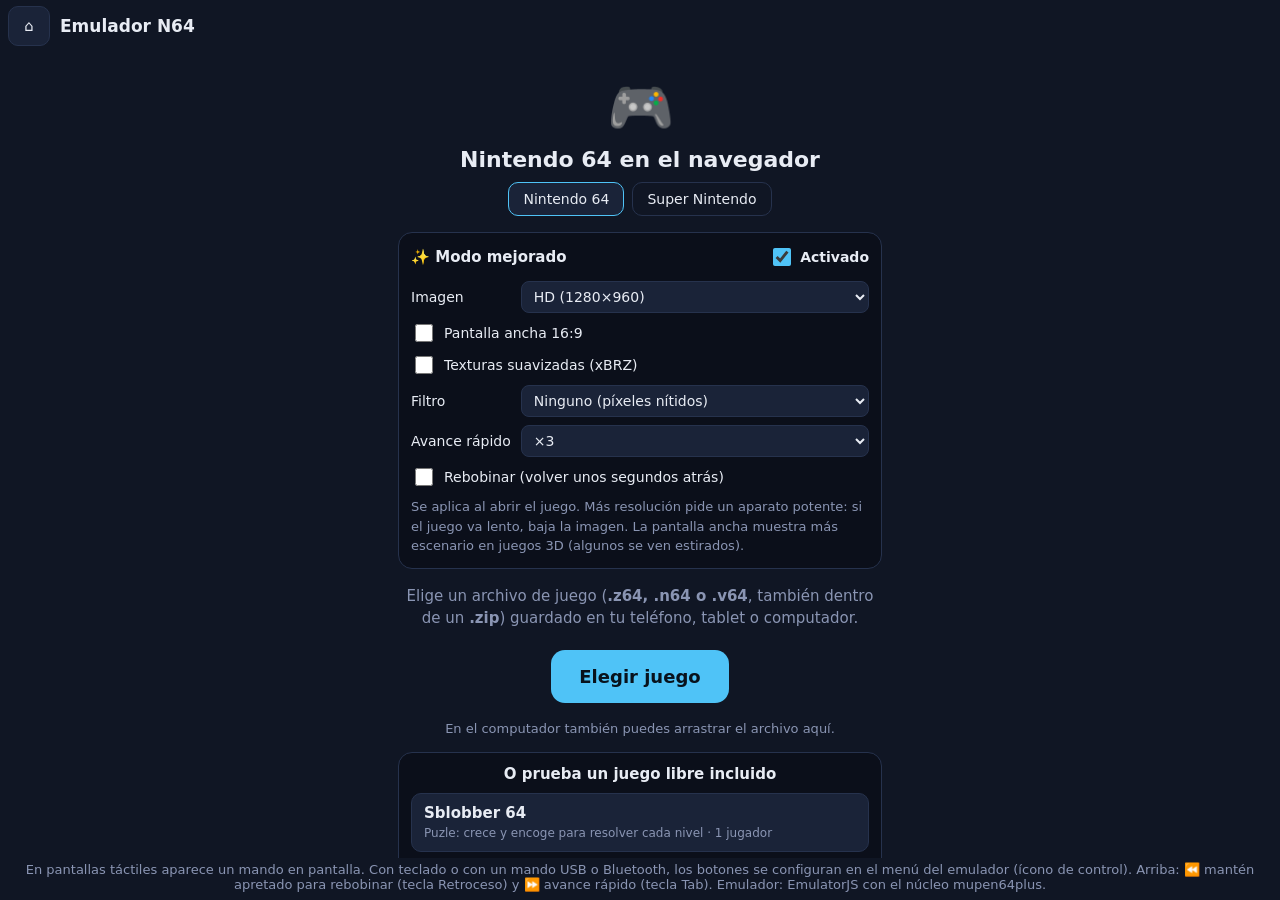
<file: docs/emulador.html>
<!doctype html>
<html lang="es">
<head>
<meta charset="utf-8">
<meta name="viewport" content="width=device-width, initial-scale=1, maximum-scale=1, user-scalable=no, viewport-fit=cover">
<meta name="theme-color" content="#101624">
<title>Emulador</title>
<link rel="stylesheet" href="estilo.css">
<link rel="manifest" href="manifest.webmanifest">
<link rel="icon" href="iconos/icono-192.png">
<link rel="apple-touch-icon" href="iconos/icono-192.png">
<meta name="mobile-web-app-capable" content="yes">
<meta name="apple-mobile-web-app-capable" content="yes">
<style>
  /* la pantalla de elegir juego sí necesita poder tocarse y seleccionarse con normalidad */
  .elegir {
    max-width: 520px;
    margin: auto;
    padding: 24px 18px;
    text-align: center;
    touch-action: auto;
    user-select: text;
    -webkit-user-select: text;
    overflow-y: auto;
    max-height: 100%;
  }
  .elegir .icono { font-size: 54px; }
  .elegir h2 { font-size: 22px; margin: 8px 0 10px; }
  .elegir p { color: var(--tenue); font-size: 15px; line-height: 1.5; margin: 0 0 14px; }
  .elegir p.nota { font-size: 13px; }
  .elegir p.error { color: #ef9a9a; font-weight: 600; }
  .boton-grande {
    display: inline-block;
    margin: 6px 0 16px;
    padding: 16px 28px;
    border-radius: 14px;
    background: var(--acento);
    color: #08121c;
    font-size: 18px;
    font-weight: 700;
    cursor: pointer;
  }
  .sistemas { display: flex; gap: 8px; justify-content: center; margin: 0 0 16px; }
  .sistemas a {
    padding: 8px 14px;
    border-radius: 10px;
    border: 1px solid var(--borde);
    color: var(--texto);
    text-decoration: none;
    font-size: 14px;
  }
  .sistemas a.activo { border-color: var(--acento); background: var(--boton); }
  .elegir.arrastrando { outline: 3px dashed var(--acento); outline-offset: 6px; border-radius: 16px; }
  /* se oculta con el atributo hidden: EmulatorJS reemplaza el atributo style del contenedor */
  #juego { width: 100%; height: 100%; }
  #incluidos { margin: 4px 0 14px; padding: 12px; border-radius: 14px; border: 1px solid var(--borde); background: var(--panel); }
  #incluidos h3 { margin: 0 0 10px; font-size: 15px; }
  #incluidos a { color: var(--acento); }
  .incluidos { display: grid; gap: 8px; margin: 0 0 10px; }
  .incluidos button {
    text-align: left;
    padding: 10px 12px;
    border-radius: 10px;
    border: 1px solid var(--borde);
    background: var(--boton);
    color: var(--texto);
    font: inherit;
    cursor: pointer;
  }
  .incluidos button b { display: block; font-size: 15px; }
  .incluidos button span { font-size: 12px; color: var(--tenue); }
  #mejorado { margin: 0 0 16px; padding: 12px; border-radius: 14px; border: 1px solid var(--borde); background: var(--panel); text-align: left; }
  #mejorado h3 { margin: 0; font-size: 15px; display: flex; align-items: center; gap: 8px; }
  #mejorado h3 label { margin-left: auto; font-size: 14px; font-weight: 600; display: flex; align-items: center; gap: 6px; cursor: pointer; }
  #mejorado .opciones { display: grid; grid-template-columns: auto 1fr; gap: 8px 10px; align-items: center; margin-top: 12px; font-size: 14px; }
  #mejorado [hidden] { display: none; }
  #mejorado select { font: inherit; font-size: 14px; padding: 6px 8px; border-radius: 8px; border: 1px solid var(--borde); background: var(--boton); color: var(--texto); min-width: 0; }
  #mejorado .marca { grid-column: 1 / -1; display: flex; align-items: center; gap: 8px; cursor: pointer; }
  #mejorado input[type=checkbox] { width: 18px; height: 18px; accent-color: var(--acento); }
  #mejorado p.nota { grid-column: 1 / -1; margin: 0; text-align: left; }
  .barra button.encendido { border-color: var(--acento); background: var(--boton-pulsado); }
</style>
</head>
<body class="juego">
<header class="barra">
  <a href="index.html" aria-label="Volver al menú">⌂</a>
  <h1 id="titulo">Emulador</h1>
  <button id="b-rebobinar" hidden aria-label="Rebobinar (mantener apretado)" title="Rebobinar: mantén apretado (tecla Retroceso)">⏪</button>
  <button id="b-rapido" hidden aria-label="Avance rápido" title="Avance rápido (tecla Tab)">⏩</button>
  <button id="b-cambiar" hidden>Cambiar juego</button>
</header>
<div class="zona" id="zona">
  <section class="elegir" id="elegir">
    <div class="icono" id="icono">🎮</div>
    <h2 id="nombre"></h2>
    <nav class="sistemas" aria-label="Consola">
      <a href="?s=n64" data-s="n64">Nintendo 64</a>
      <a href="?s=snes" data-s="snes">Super Nintendo</a>
    </nav>
    <section id="mejorado" aria-label="Modo mejorado">
      <h3>✨ Modo mejorado
        <label><input type="checkbox" id="m-activo"> Activado</label></h3>
      <div class="opciones" id="m-opciones">
        <label for="m-resolucion" data-solo="n64">Imagen</label>
        <select id="m-resolucion" data-solo="n64">
          <option value="normal">Original (640×480)</option>
          <option value="hd">HD (1280×960)</option>
          <option value="max">Máxima (1920×1440)</option>
        </select>
        <label class="marca" data-solo="n64"><input type="checkbox" id="m-ancha"> Pantalla ancha 16:9</label>
        <label class="marca" data-solo="n64"><input type="checkbox" id="m-texturas"> Texturas suavizadas (xBRZ)</label>
        <label for="m-filtro">Filtro</label>
        <select id="m-filtro">
          <option value="disabled">Ninguno (píxeles nítidos)</option>
          <option value="crt-easymode.glslp">Televisor clásico</option>
          <option value="crt-geom.glslp">Televisor curvo</option>
          <option value="crt-aperture.glslp">Monitor de arcade</option>
          <option value="2xScaleHQ.glslp">Suavizado HQ</option>
        </select>
        <label for="m-rapido">Avance rápido</label>
        <select id="m-rapido">
          <option value="2.0">×2</option>
          <option value="3.0">×3</option>
          <option value="5.0">×5</option>
        </select>
        <label class="marca"><input type="checkbox" id="m-rebobinar"> Rebobinar (volver unos segundos atrás)</label>
        <p class="nota" id="m-nota"></p>
      </div>
    </section>
    <p>Elige un archivo de juego (<b id="tipos"></b>, también dentro de un <b>.zip</b>)
      guardado en tu teléfono, tablet o computador.</p>
    <label class="boton-grande">Elegir juego<input type="file" id="archivo" hidden></label>
    <p class="nota">En el computador también puedes arrastrar el archivo aquí.</p>
    <div id="incluidos" hidden>
      <h3>O prueba un juego libre incluido</h3>
      <div class="incluidos" id="lista-incluidos"></div>
      <p class="nota">Juegos caseros publicados por sus autores con licencia libre. <a href="juegos/LICENCIAS.txt">Créditos y licencias</a>.</p>
    </div>
    <p class="nota">El juego no se sube a ningún lado: se ejecuta en tu propio aparato y las partidas guardadas quedan en este navegador.
      La primera vez se descarga el emulador (unos pocos MB), así que necesitas internet.</p>
    <p class="nota">Usa copias de cartuchos que tengas o juegos caseros (homebrew) de distribución libre.</p>
    <p class="nota error" id="error"></p>
  </section>
  <div id="juego" hidden></div>
</div>
<p class="ayuda" id="ayuda"></p>

<script>
'use strict';
// El emulador es EmulatorJS (código abierto, GPL-3.0), cargado desde su servidor oficial.
// Se fija la versión para que no cambie sin aviso.
const EMULADOR = 'https://cdn.emulatorjs.org/4.2.3/data/';
const SISTEMAS = {
  n64: { nombre: 'Nintendo 64', titulo: 'Emulador N64', nucleo: 'n64', motor: 'mupen64plus', icono: '🎮',
    extensiones: ['z64', 'n64', 'v64'], tipos: '.z64, .n64 o .v64' },
  snes: { nombre: 'Super Nintendo', titulo: 'Emulador Super Nintendo', nucleo: 'snes', motor: 'snes9x', icono: '🕹️',
    extensiones: ['sfc', 'smc', 'fig', 'swc'], tipos: '.sfc o .smc' },
};
const COMPRIMIDOS = ['zip', '7z'];
// juegos libres incluidos en el sitio (carpeta juegos/, ver LICENCIAS.txt), por consola
const INCLUIDOS = {
  n64: [
    { archivo: 'sblobber64.z64', nombre: 'Sblobber 64', detalle: 'Puzle: crece y encoge para resolver cada nivel · 1 jugador' },
    { archivo: 'Kumi-Daiko-Beatoff-64.n64', nombre: 'Kumi-Daiko Beatoff 64', detalle: 'Combate con tambores contra oleadas de máscaras · 1 a 4 jugadores' },
  ],
  snes: [
    { archivo: 'super_sudoku_v1.1.sfc', nombre: 'Super Sudoku', detalle: 'Sudoku con varios niveles de dificultad · 1 jugador' },
  ],
};

const clave = new URLSearchParams(location.search).get('s');
const sistema = SISTEMAS[clave] || SISTEMAS.n64;
const $ = (id) => document.getElementById(id);
const elegir = $('elegir'), archivo = $('archivo'), error = $('error'), juego = $('juego'), cambiar = $('b-cambiar');

document.title = sistema.titulo;
$('titulo').textContent = sistema.titulo;
$('nombre').textContent = `${sistema.nombre} en el navegador`;
$('icono').textContent = sistema.icono;
$('tipos').textContent = sistema.tipos;
archivo.accept = [...sistema.extensiones, ...COMPRIMIDOS].map((e) => '.' + e).join(',');
$('ayuda').textContent = 'En pantallas táctiles aparece un mando en pantalla. Con teclado o con un mando USB o Bluetooth, '
  + `los botones se configuran en el menú del emulador (ícono de control). Arriba: ⏪ mantén apretado para rebobinar (tecla Retroceso) `
  + `y ⏩ avance rápido (tecla Tab). Emulador: EmulatorJS con el núcleo ${sistema.motor}.`;
for (const a of document.querySelectorAll('.sistemas a')) a.classList.toggle('activo', SISTEMAS[a.dataset.s] === sistema);

// ---- modo mejorado ----
// Se guarda por consola y se escribe en la configuración de EmulatorJS justo antes de abrir el juego
// (EmulatorJS ignora EJS_defaultOptions cuando ya tiene opciones guardadas de ese juego).
const MEJORADO_INICIAL = {
  n64: { activo: true, resolucion: 'hd', ancha: false, texturas: false, filtro: 'disabled', rapido: '3.0', rebobinar: false },
  snes: { activo: true, filtro: 'crt-easymode.glslp', rapido: '3.0', rebobinar: true },
};
const CLAVE_MEJORADO = 'emulador_mejorado_' + sistema.nucleo;
const mejorado = { ...MEJORADO_INICIAL[sistema.nucleo] };
try { Object.assign(mejorado, JSON.parse(localStorage.getItem(CLAVE_MEJORADO)) || {}); } catch { /* sin almacenamiento */ }

const campos = {
  activo: $('m-activo'), resolucion: $('m-resolucion'), ancha: $('m-ancha'), texturas: $('m-texturas'),
  filtro: $('m-filtro'), rapido: $('m-rapido'), rebobinar: $('m-rebobinar'),
};
for (const el of document.querySelectorAll('#mejorado [data-solo]')) el.hidden = el.dataset.solo !== sistema.nucleo;

function mostrarMejorado() {
  for (const [k, el] of Object.entries(campos)) {
    if (el.type === 'checkbox') el.checked = !!mejorado[k];
    else if (mejorado[k] !== undefined) el.value = mejorado[k];
  }
  $('m-opciones').hidden = !mejorado.activo;
  const n64 = sistema.nucleo === 'n64';
  $('m-nota').textContent = 'Se aplica al abrir el juego. '
    + (n64 ? 'Más resolución pide un aparato potente: si el juego va lento, baja la imagen. '
      + 'La pantalla ancha muestra más escenario en juegos 3D (algunos se ven estirados). ' : '')
    + (mejorado.rebobinar ? `Rebobinar guarda los últimos segundos en memoria${n64 ? ' y en N64 puede poner lento el juego en teléfonos' : ''}.` : '');
}
for (const [k, el] of Object.entries(campos)) {
  el.addEventListener('change', () => {
    mejorado[k] = el.type === 'checkbox' ? el.checked : el.value;
    try { localStorage.setItem(CLAVE_MEJORADO, JSON.stringify(mejorado)); } catch { /* sin almacenamiento */ }
    mostrarMejorado();
  });
}
mostrarMejorado();

// opciones de EmulatorJS (nombres y valores de su menú); con el modo apagado se vuelve a lo original
function opcionesEmulador() {
  const m = mejorado, si = m.activo;
  const o = {
    shader: si ? m.filtro : 'disabled',
    'ff-ratio': si ? m.rapido : '3.0',
    rewindEnabled: si && m.rebobinar ? 'enabled' : 'disabled',
  };
  if (sistema.nucleo === 'n64') {
    const r = si ? m.resolucion : 'normal';
    o['mupen64plus-43screensize'] = { normal: '640x480', hd: '1280x960', max: '1920x1440' }[r];
    o['mupen64plus-169screensize'] = { normal: '960x540', hd: '1280x720', max: '1920x1080' }[r];
    o['mupen64plus-aspect'] = si && m.ancha ? '16:9 adjusted' : '4:3';
    o['mupen64plus-FXAA'] = r === 'normal' ? '0' : '1';
    o['mupen64plus-txEnhancementMode'] = si && m.texturas ? '2xBRZ' : 'None';
  }
  return o;
}

function aplicarMejorado(nombreJuego) {
  const o = opcionesEmulador();
  window.EJS_defaultOptions = o;
  // EmulatorJS solo pasa al núcleo (antes de arrancar) las opciones guardadas del juego, así que se
  // escriben ahí. Si el juego es nuevo basta con { settings }: sin controles guardados, conserva los suyos.
  const k = `ejs-1-${sistema.nucleo}-${nombreJuego}-settings`;
  try {
    let guardado = JSON.parse(localStorage.getItem(k));
    if (!(guardado instanceof Object) || !(guardado.settings instanceof Object)) guardado = { settings: {} };
    Object.assign(guardado.settings, o);
    localStorage.setItem(k, JSON.stringify(guardado));
  } catch { /* sin almacenamiento */ }
}

// rebobinar (mantener) y avance rápido (alternar), con botones arriba o con el teclado
const bRebobinar = $('b-rebobinar'), bRapido = $('b-rapido');
const motor = () => window.EJS_emulator && window.EJS_emulator.gameManager;
let rebobinando = false, rapido = false;
function rebobinar(si) {
  const g = motor();
  if (!g || bRebobinar.hidden || si === rebobinando) return;
  rebobinando = si;
  g.functions.toggleRewind(si ? 1 : 0);
  bRebobinar.classList.toggle('encendido', si);
}
function avanceRapido(si) {
  const g = motor();
  if (!g) return;
  rapido = si;
  if (si) g.setFastForwardRatio(parseFloat(opcionesEmulador()['ff-ratio']));
  window.EJS_emulator.isFastForward = si;
  g.toggleFastForward(si ? 1 : 0);
  bRapido.classList.toggle('encendido', si);
}
bRebobinar.addEventListener('pointerdown', (e) => {
  e.preventDefault();
  bRebobinar.setPointerCapture(e.pointerId);
  rebobinar(true);
});
for (const tipo of ['pointerup', 'pointercancel', 'lostpointercapture']) bRebobinar.addEventListener(tipo, () => rebobinar(false));
bRebobinar.addEventListener('contextmenu', (e) => e.preventDefault());
bRapido.addEventListener('click', () => avanceRapido(!rapido));
addEventListener('keydown', (e) => {
  if (juego.hidden) return;
  if (e.code === 'Backspace') { e.preventDefault(); rebobinar(true); }
  if (e.code === 'Tab') { e.preventDefault(); if (!e.repeat) avanceRapido(!rapido); }
}, true);
addEventListener('keyup', (e) => { if (e.code === 'Backspace') rebobinar(false); }, true);

function cargar(file) {
  if (!file) return;
  const extension = file.name.split('.').pop().toLowerCase();
  if (!sistema.extensiones.includes(extension) && !COMPRIMIDOS.includes(extension)) {
    const otro = Object.values(SISTEMAS).find((s) => s.extensiones.includes(extension));
    error.textContent = otro
      ? `“${file.name}” es un juego de ${otro.nombre}: cambia de consola arriba.`
      : `“${file.name}” no parece un juego de ${sistema.nombre}. Elige un archivo ${sistema.tipos}.`;
    return;
  }
  error.textContent = '';
  elegir.hidden = true;
  juego.hidden = false;
  cambiar.hidden = false;
  bRapido.hidden = false;
  bRebobinar.hidden = !(mejorado.activo && mejorado.rebobinar);

  // configuración que lee EmulatorJS al cargar
  window.EJS_player = '#juego';
  window.EJS_core = sistema.nucleo;
  window.EJS_gameUrl = file;
  window.EJS_gameName = file.name.replace(/\.[^.]+$/, ''); // nombre con el que se guardan las partidas
  window.EJS_pathtodata = EMULADOR;
  window.EJS_language = 'es-ES';
  window.EJS_startOnLoaded = true;
  window.EJS_color = '#4fc3f7';
  window.EJS_backgroundColor = '#101624';
  aplicarMejorado(window.EJS_gameName);

  const s = document.createElement('script');
  s.src = EMULADOR + 'loader.js';
  s.onerror = () => {
    elegir.hidden = false;
    juego.hidden = true;
    error.textContent = 'No se pudo descargar el emulador. Revisa la conexión a internet y vuelve a intentarlo.';
  };
  document.body.appendChild(s);
}

archivo.addEventListener('change', () => cargar(archivo.files[0]));

// juegos incluidos: se descargan del propio sitio (y quedan guardados para usarlos sin internet)
const incluidos = INCLUIDOS[clave === 'snes' ? 'snes' : 'n64'];
$('incluidos').hidden = incluidos.length === 0;
for (const j of incluidos) {
  const b = document.createElement('button');
  b.innerHTML = `<b>${j.nombre}</b><span>${j.detalle}</span>`;
  b.addEventListener('click', async () => {
    b.disabled = true;
    b.querySelector('span').textContent = 'Descargando el juego…';
    try {
      const respuesta = await fetch('juegos/' + j.archivo);
      if (!respuesta.ok) throw new Error(respuesta.status);
      cargar(new File([await respuesta.blob()], j.archivo));
    } catch {
      b.disabled = false;
      b.querySelector('span').textContent = j.detalle;
      error.textContent = 'No se pudo descargar el juego. Revisa la conexión a internet.';
    }
  });
  $('lista-incluidos').appendChild(b);
}

// arrastrar y soltar en el computador
for (const tipo of ['dragenter', 'dragover']) {
  elegir.addEventListener(tipo, (e) => { e.preventDefault(); elegir.classList.add('arrastrando'); });
}
elegir.addEventListener('dragleave', () => elegir.classList.remove('arrastrando'));
elegir.addEventListener('drop', (e) => {
  e.preventDefault();
  elegir.classList.remove('arrastrando');
  cargar(e.dataTransfer.files[0]);
});

// el emulador no se puede reiniciar con otro juego en la misma página: se recarga
cambiar.addEventListener('click', () => location.reload());
</script>
<script src="comun.js"></script>
</body>
</html>
</file>
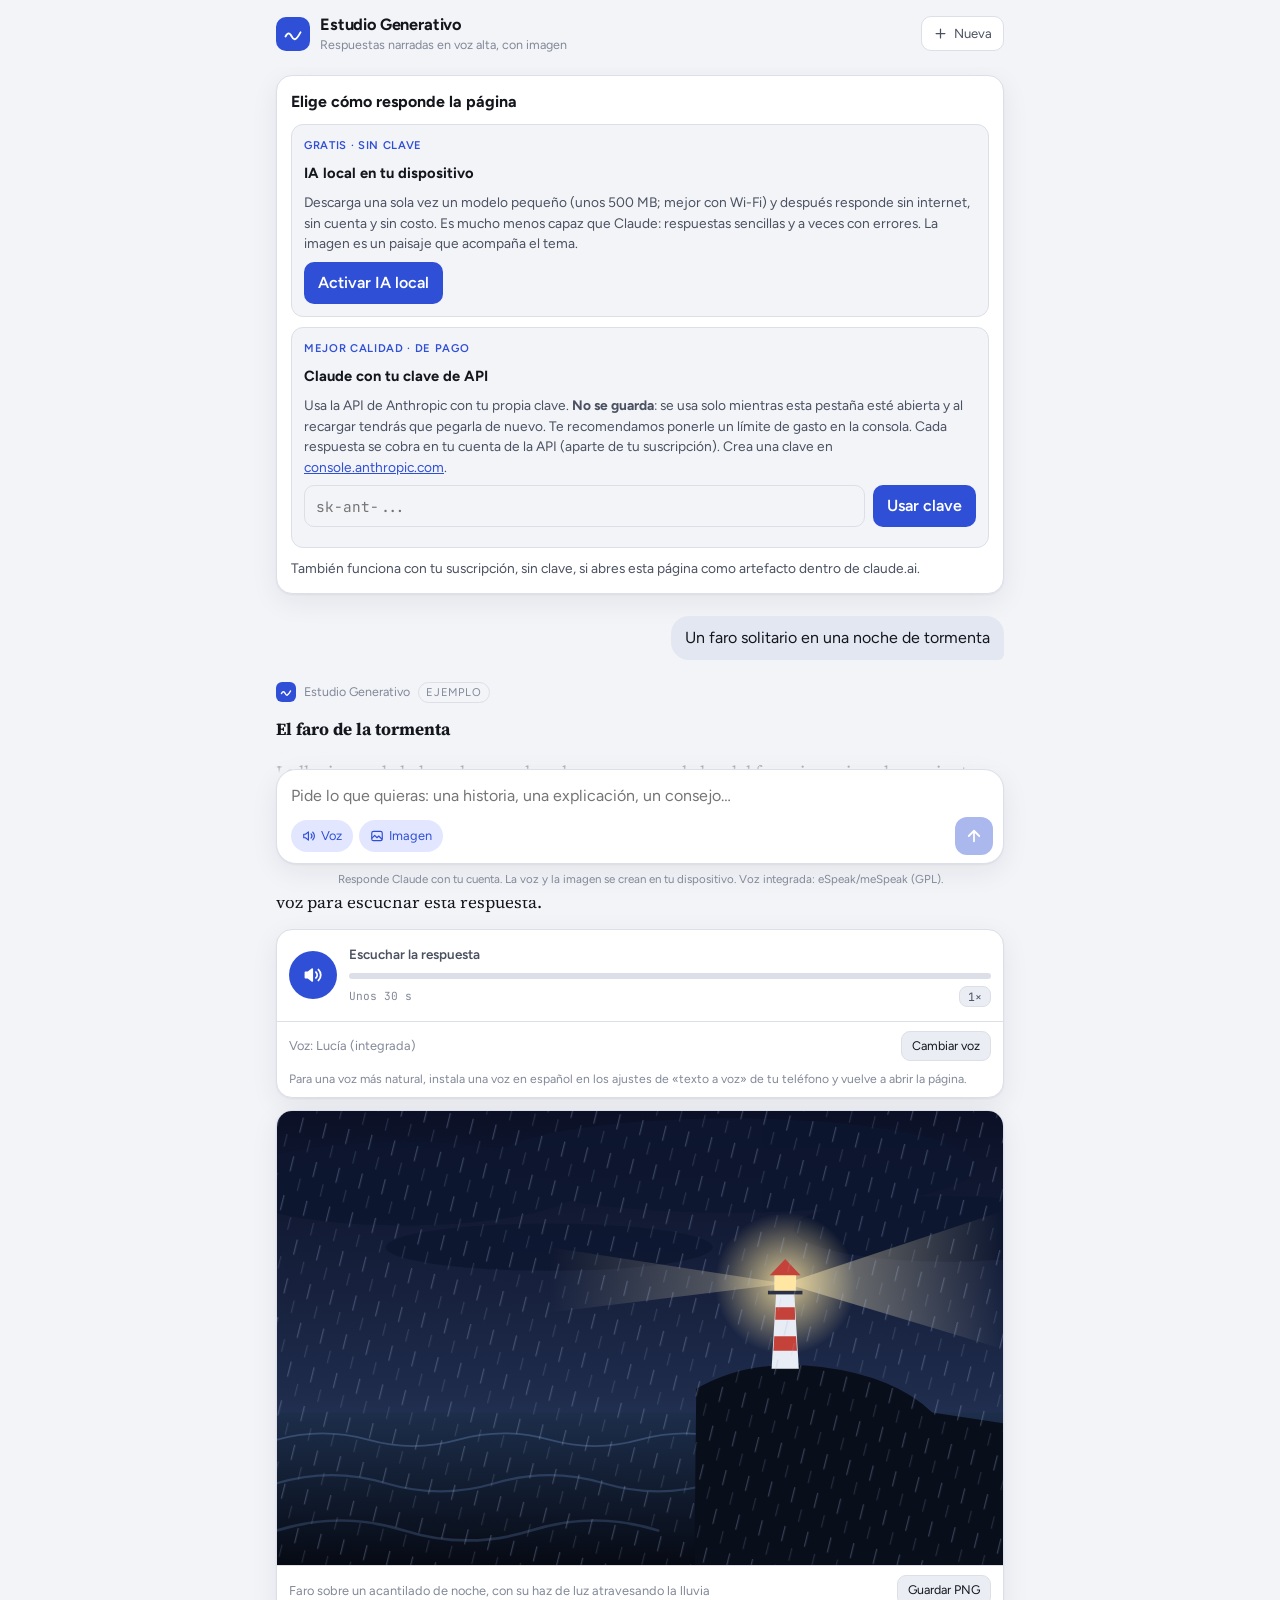
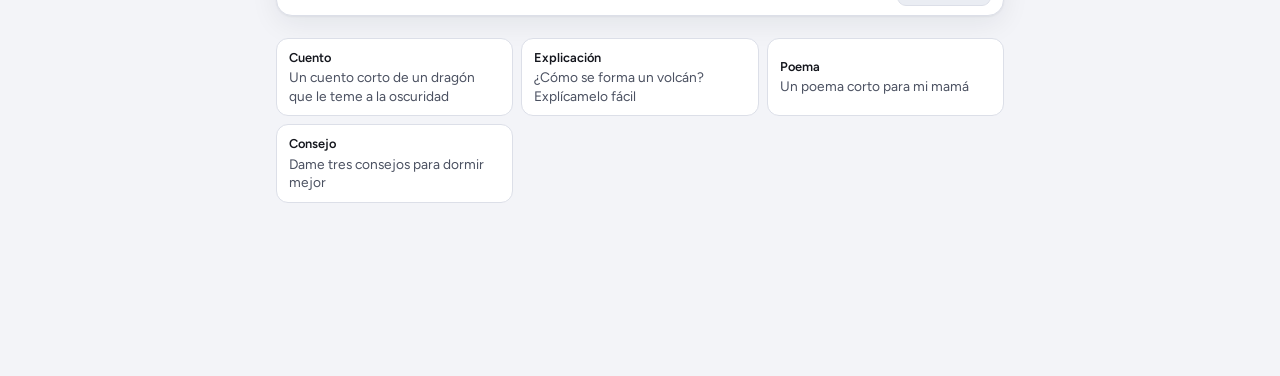
<file: docs/estudio.html>
<!doctype html>
<html lang="es">
<head>
<meta charset="utf-8">
<meta name="viewport" content="width=device-width, initial-scale=1, viewport-fit=cover">
<meta name="theme-color" content="#0e1015">
<link rel="manifest" href="manifest.webmanifest">
<link rel="icon" href="iconos/icono-192.png">
<link rel="apple-touch-icon" href="iconos/icono-192.png">
<meta name="mobile-web-app-capable" content="yes">
<meta name="apple-mobile-web-app-capable" content="yes">
<style>[hidden]{display:none!important}img{max-width:100%}:root{padding-top:env(safe-area-inset-top);padding-bottom:env(safe-area-inset-bottom)}body{margin:0}</style>
<title>Estudio Generativo</title>
<link rel="preconnect" href="https://fonts.googleapis.com">
<link rel="preconnect" href="https://fonts.gstatic.com" crossorigin>
<link rel="stylesheet" href="https://fonts.googleapis.com/css2?family=Figtree:wght@400;500;600;700&family=Source+Serif+4:ital,opsz,wght@0,8..60,400;0,8..60,600;1,8..60,400&family=JetBrains+Mono:wght@400;500&display=swap">
<style>
/* Layout: una columna de conversación de 760px; cabecera fija arriba, compositor fijo abajo, respuestas sin burbuja como en un chat de lectura. */
:root {
  --bg: #f3f4f8;
  --surface: #ffffff;
  --surface-2: #eaedf3;
  --ink: #14161d;
  --ink-2: #4b5161;
  --ink-3: #828898;
  --line: #dcdfe8;
  --accent: #2f4fd6;
  --accent-ink: #ffffff;
  --accent-soft: #e2e7ff;
  --user: #e3e7f1;
  --danger: #b42318;
  --danger-soft: #fdecea;
  --shadow: 0 1px 2px rgba(20, 24, 40, .05), 0 8px 28px rgba(20, 24, 40, .07);
  --ui: "Figtree", system-ui, -apple-system, "Segoe UI", Roboto, sans-serif;
  --prose: "Source Serif 4", "Iowan Old Style", Georgia, serif;
  --mono: "JetBrains Mono", ui-monospace, Menlo, Consolas, monospace;
}
@media (prefers-color-scheme: dark) {
  :root:not([data-theme="light"]) {
    --bg: #0e1015; --surface: #161922; --surface-2: #1d212c; --ink: #e7e9f0; --ink-2: #a7acb9;
    --ink-3: #747b8b; --line: #272c38; --accent: #8fa1ff; --accent-ink: #0b1033; --accent-soft: #222a4f;
    --user: #222735; --danger: #ff8f84; --danger-soft: #3a1d1b;
    --shadow: 0 1px 2px rgba(0,0,0,.35), 0 10px 30px rgba(0,0,0,.3); color-scheme: dark;
  }
}
:root[data-theme="dark"] {
  --bg: #0e1015; --surface: #161922; --surface-2: #1d212c; --ink: #e7e9f0; --ink-2: #a7acb9;
  --ink-3: #747b8b; --line: #272c38; --accent: #8fa1ff; --accent-ink: #0b1033; --accent-soft: #222a4f;
  --user: #222735; --danger: #ff8f84; --danger-soft: #3a1d1b;
  --shadow: 0 1px 2px rgba(0,0,0,.35), 0 10px 30px rgba(0,0,0,.3); color-scheme: dark;
}
* { box-sizing: border-box; }
html, body { min-height: 100%; }
body { background: var(--bg); color: var(--ink); font: 16px/1.5 var(--ui); }
body::before { content: ""; position: fixed; inset: 0 0 auto; height: env(safe-area-inset-top, 0px); z-index: 10; background: var(--bg); }
button, textarea { font: inherit; color: inherit; }
button { cursor: pointer; }
:focus-visible { outline: 2px solid var(--accent); outline-offset: 2px; }

.app {
  max-width: 760px; margin: 0 auto; min-height: 100vh; display: flex; flex-direction: column;
  padding-left: max(16px, env(safe-area-inset-left, 0px)); padding-right: max(16px, env(safe-area-inset-right, 0px));
}

/* Cabecera */
.cabecera {
  position: sticky; top: env(safe-area-inset-top, 0px); z-index: 5; background: var(--bg);
  display: flex; align-items: center; gap: 10px; padding-block: 12px;
}
.sello { width: 34px; height: 34px; border-radius: 10px; background: var(--accent); color: var(--accent-ink); display: grid; place-items: center; flex: none; }
.sello svg { width: 20px; height: 20px; }
.cabecera h1 { font-size: 1.02rem; font-weight: 700; margin: 0; letter-spacing: -.01em; }
.cabecera p { margin: 0; font-size: .78rem; color: var(--ink-3); }
.cabecera .nueva {
  display: inline-flex; align-items: center; gap: 6px; border: 1px solid var(--line);
  background: var(--surface); border-radius: 10px; padding: 7px 11px; font-size: .82rem; color: var(--ink-2);
}
.cabecera .nueva svg { width: 15px; height: 15px; }
.cabecera > div:nth-child(2) { margin-right: auto; min-width: 0; }
@media (max-width: 420px) { .cabecera p { display: none; } }
.clave { border: 1px solid var(--line); background: var(--surface); border-radius: 16px; padding: 14px; display: grid; gap: 10px; box-shadow: var(--shadow); }
.clave h2 { font-size: 1rem; margin: 0; }
.clave p { margin: 0; font-size: .86rem; color: var(--ink-2); }
.clave .fila-clave { display: flex; gap: 8px; flex-wrap: wrap; }
.clave input { flex: 1 1 220px; min-width: 0; border: 1px solid var(--line); background: var(--bg); border-radius: 10px; padding: 9px 11px; font: .9rem var(--mono); color: var(--ink); outline: none; }
.clave input:focus { border-color: var(--accent); }
.clave .primario { border: 0; background: var(--accent); color: var(--accent-ink); border-radius: 10px; padding: 9px 14px; font-weight: 600; }
.clave a { color: var(--accent); }

/* Mensajes */
.hilo { flex: 1; display: flex; flex-direction: column; gap: 22px; padding-block: 8px 24px; }
.aviso-cap { border: 1px solid var(--line); background: var(--surface); border-radius: 14px; padding: 12px 14px; font-size: .88rem; color: var(--ink-2); }
.yo { align-self: flex-end; max-width: 86%; background: var(--user); border-radius: 18px 18px 6px 18px; padding: 10px 14px; white-space: pre-wrap; overflow-wrap: anywhere; }
.ia { display: flex; flex-direction: column; gap: 12px; min-width: 0; }
.ia-cab { display: flex; align-items: center; gap: 8px; font-size: .78rem; color: var(--ink-3); }
.ia-cab .marca { width: 20px; height: 20px; border-radius: 6px; background: var(--accent); color: var(--accent-ink); display: grid; place-items: center; }
.ia-cab .marca svg { width: 12px; height: 12px; }
.etiqueta-ejemplo { font-size: .7rem; text-transform: uppercase; letter-spacing: .07em; border: 1px solid var(--line); padding: 1px 7px; border-radius: 99px; }

.prosa { font-family: var(--prose); font-size: 1.07rem; line-height: 1.68; min-width: 0; overflow-wrap: anywhere; }
.prosa > :first-child { margin-top: 0; }
.prosa > :last-child { margin-bottom: 0; }
.prosa p { margin: 0 0 .85em; }
.prosa h2, .prosa h3, .prosa h4 { font-family: var(--ui); line-height: 1.25; margin: 1.1em 0 .45em; text-wrap: balance; }
.prosa h2 { font-size: 1.2rem; } .prosa h3 { font-size: 1.05rem; } .prosa h4 { font-size: .98rem; }
.prosa ul, .prosa ol { margin: 0 0 .85em; padding-left: 1.3em; }
.prosa li { margin: .2em 0; }
.prosa blockquote { margin: 0 0 .85em; padding-left: 14px; border-left: 3px solid var(--line); color: var(--ink-2); }
.prosa code { font-family: var(--mono); font-size: .86em; background: var(--surface-2); padding: .1em .35em; border-radius: 5px; }
.prosa pre { background: var(--surface-2); border: 1px solid var(--line); border-radius: 10px; padding: 12px 14px; overflow-x: auto; }
.prosa pre code { background: none; padding: 0; font-size: .84rem; line-height: 1.55; }
.prosa a { color: var(--accent); }
.pensando { display: inline-flex; align-items: center; gap: 8px; color: var(--ink-3); font-size: .92rem; }
.puntos { display: inline-flex; gap: 4px; }
.puntos i { width: 6px; height: 6px; border-radius: 50%; background: var(--ink-3); animation: salto 1.1s infinite ease-in-out; }
.puntos i:nth-child(2) { animation-delay: .15s; } .puntos i:nth-child(3) { animation-delay: .3s; }
@keyframes salto { 0%, 70%, 100% { opacity: .3; transform: none; } 35% { opacity: 1; transform: translateY(-3px); } }

/* Tarjetas de imagen y sonido */
.medio { background: var(--surface); border: 1px solid var(--line); border-radius: 16px; overflow: hidden; box-shadow: var(--shadow); }
.medio-pie { display: flex; align-items: center; gap: 8px; padding: 9px 12px; border-top: 1px solid var(--line); font-size: .8rem; color: var(--ink-3); }
.medio-pie .txt { margin-right: auto; min-width: 0; overflow: hidden; text-overflow: ellipsis; white-space: nowrap; }
.btn-mini { border: 1px solid var(--line); background: var(--surface-2); border-radius: 9px; padding: 5px 10px; font-size: .78rem; color: var(--ink); white-space: nowrap; }
.btn-mini[disabled] { opacity: .55; cursor: progress; }
.lienzo { aspect-ratio: 8 / 5; max-width: 100%; background: var(--surface-2); position: relative; }
.lienzo img, .lienzo canvas { width: 100%; height: 100%; object-fit: contain; display: block; }
.opcion { border: 1px solid var(--line); border-radius: 12px; padding: 12px; display: grid; gap: 8px; background: var(--bg); }
.opcion h3 { margin: 0; font-size: .92rem; text-transform: none; letter-spacing: 0; color: var(--ink); }
.opcion .etq { font-size: .7rem; font-weight: 600; color: var(--accent); text-transform: uppercase; letter-spacing: .06em; }
.progreso { height: 8px; border-radius: 99px; background: var(--line); overflow: hidden; }
.progreso i { display: block; height: 100%; width: 0; background: var(--accent); transition: width .3s; }
.espera { position: absolute; inset: 0; display: grid; place-items: center; color: var(--ink-3); font-size: .86rem; overflow: hidden; }
.espera::before {
  content: ""; position: absolute; inset: 0;
  background: linear-gradient(100deg, transparent 20%, var(--surface) 50%, transparent 80%);
  opacity: .55; background-size: 200% 100%; animation: brillo 1.5s linear infinite;
}
@keyframes brillo { from { background-position: 150% 0; } to { background-position: -50% 0; } }
.espera span { position: relative; }
.reproductor { display: flex; align-items: center; gap: 12px; padding: 14px 12px; position: relative; min-height: 84px; }
.play { width: 48px; height: 48px; border-radius: 50%; border: 0; background: var(--accent); color: var(--accent-ink); display: grid; place-items: center; flex: none; }
.play[disabled] { opacity: .5; cursor: progress; }
.play svg { width: 20px; height: 20px; }
.onda { flex: 1; min-width: 0; }
.onda canvas { width: 100%; height: 44px; display: block; cursor: pointer; touch-action: none; }
.tiempos { display: flex; justify-content: space-between; font: .7rem var(--mono); color: var(--ink-3); margin-top: 3px; font-variant-numeric: tabular-nums; }
.barra { height: 6px; border-radius: 99px; background: var(--line); overflow: hidden; margin: 9px 0 7px; }
.barra i { display: block; height: 100%; width: 0; background: var(--accent); border-radius: inherit; transition: width .35s ease; }
.vel { border: 1px solid var(--line); background: var(--surface-2); border-radius: 8px; font: .72rem var(--mono); padding: 2px 8px; color: var(--ink-2); }
.m-voz .tiempos { align-items: center; }
.pista { font-size: .76rem; color: var(--ink-3); padding: 0 12px 10px; line-height: 1.4; }
.titulo-son { font-size: .84rem; color: var(--ink-2); font-weight: 600; margin-bottom: 4px; overflow: hidden; text-overflow: ellipsis; white-space: nowrap; }

.fallo { border: 1px solid var(--danger); background: var(--danger-soft); color: var(--ink); border-radius: 12px; padding: 10px 12px; font-size: .88rem; display: flex; gap: 10px; align-items: center; flex-wrap: wrap; }
.fallo .btn-mini { margin-left: auto; }
.acciones-ia { display: flex; gap: 6px; }
.acciones-ia button { border: 0; background: none; color: var(--ink-3); font-size: .78rem; padding: 4px 6px; border-radius: 7px; }
.acciones-ia button:hover { background: var(--surface-2); color: var(--ink); }

/* Sugerencias */
.sugerencias { display: grid; grid-template-columns: repeat(auto-fill, minmax(210px, 1fr)); gap: 8px; }
.sugerencia { text-align: left; border: 1px solid var(--line); background: var(--surface); border-radius: 12px; padding: 10px 12px; font-size: .86rem; color: var(--ink-2); line-height: 1.35; }
.sugerencia b { display: block; color: var(--ink); font-weight: 600; font-size: .8rem; margin-bottom: 2px; }
.sugerencia:hover { border-color: var(--ink-3); }

/* Compositor */
.compositor {
  position: sticky; bottom: 0; z-index: 5; background: linear-gradient(to bottom, transparent, var(--bg) 22px);
  padding-block: 18px max(12px, env(safe-area-inset-bottom, 0px));
}
.caja { background: var(--surface); border: 1px solid var(--line); border-radius: 20px; box-shadow: var(--shadow); padding: 10px 10px 8px 14px; }
.caja:focus-within { border-color: var(--accent); }
.caja textarea { width: 100%; border: 0; outline: none; background: transparent; resize: none; min-height: 26px; max-height: 180px; line-height: 1.45; font-size: 1rem; padding: 4px 0; display: block; }
.fila { display: flex; align-items: center; gap: 6px; margin-top: 6px; }
.interruptor {
  display: inline-flex; align-items: center; gap: 5px; border: 1px solid var(--line); background: var(--surface-2);
  border-radius: 99px; padding: 5px 10px; font-size: .8rem; color: var(--ink-3);
}
.interruptor svg { width: 14px; height: 14px; }
.interruptor[aria-pressed="true"] { background: var(--accent-soft); color: var(--accent); border-color: transparent; }
.enviar { margin-left: auto; width: 38px; height: 38px; border-radius: 12px; border: 0; background: var(--accent); color: var(--accent-ink); display: grid; place-items: center; flex: none; }
.enviar[disabled] { opacity: .4; cursor: default; }
.enviar svg { width: 18px; height: 18px; }
.nota-pie { text-align: center; font-size: .72rem; color: var(--ink-3); margin-top: 7px; }

.brindis {
  position: fixed; left: 50%; bottom: calc(100px + env(safe-area-inset-bottom, 0px)); transform: translate(-50%, 10px);
  background: var(--ink); color: var(--bg); padding: 9px 14px; border-radius: 10px; font-size: .86rem;
  opacity: 0; pointer-events: none; transition: opacity .2s, transform .2s; max-width: calc(100% - 32px); z-index: 20;
}
.brindis.visible { opacity: 1; transform: translate(-50%, 0); }
@media (prefers-reduced-motion: reduce) { *, *::before { animation: none !important; transition: none !important; } }
</style>

</head>
<body>
<div class="app">
  <header class="cabecera">
    <div class="sello" aria-hidden="true"><svg viewBox="0 0 24 24" fill="none" stroke="currentColor" stroke-width="2.2" stroke-linecap="round"><path d="M3 15c2.5-5 5-5 7.5 0s5 5 10.5-5"/></svg></div>
    <div>
      <h1>Estudio Generativo</h1>
      <p>Respuestas narradas en voz alta, con imagen</p>
    </div>
    <button class="nueva" id="btn-clave" type="button" title="Elegir cómo responde: IA local o clave de API" hidden>
      <svg viewBox="0 0 24 24" fill="none" stroke="currentColor" stroke-width="2" stroke-linecap="round" stroke-linejoin="round"><circle cx="7.5" cy="15.5" r="4.5"/><path d="m10.7 12.3 9.8-9.8M17 6l3 3M14.5 8.5l2 2"/></svg>Modo
    </button>
    <button class="nueva" id="nueva" type="button" title="Empezar una conversación nueva" style="margin-left:8px">
      <svg viewBox="0 0 24 24" fill="none" stroke="currentColor" stroke-width="2" stroke-linecap="round"><path d="M12 5v14M5 12h14"/></svg>Nueva
    </button>
  </header>

  <main class="hilo" id="hilo" aria-live="polite"></main>

  <div class="compositor">
    <form class="caja" id="form">
      <textarea id="entrada" rows="1" aria-label="Tu petición" placeholder="Pide lo que quieras: una historia, una explicación, un consejo…" autocomplete="off"></textarea>
      <div class="fila">
        <button type="button" class="interruptor" id="sw-voz" aria-pressed="true" title="Leer cada respuesta en voz alta al terminar">
          <svg viewBox="0 0 24 24" fill="none" stroke="currentColor" stroke-width="2" stroke-linecap="round" stroke-linejoin="round"><path d="M11 5 6 9H3v6h3l5 4z"/><path d="M15.5 8.5a5 5 0 0 1 0 7M18.5 5.5a9 9 0 0 1 0 13"/></svg>Voz</button>
        <button type="button" class="interruptor" id="sw-imagen" aria-pressed="true" title="Incluir una imagen en la respuesta">
          <svg viewBox="0 0 24 24" fill="none" stroke="currentColor" stroke-width="2" stroke-linejoin="round"><rect x="3" y="4" width="18" height="16" rx="3"/><path d="m3 16 5-5 4 4 3-3 6 6"/></svg>Imagen</button>
        <button type="submit" class="enviar" id="enviar" aria-label="Enviar" disabled>
          <svg viewBox="0 0 24 24" fill="none" stroke="currentColor" stroke-width="2.4" stroke-linecap="round" stroke-linejoin="round" id="ico-enviar"><path d="M12 19V5M5 12l7-7 7 7"/></svg>
        </button>
      </div>
    </form>
    <div class="nota-pie" id="nota-modo">Responde Claude con tu cuenta. La voz y la imagen se crean en tu dispositivo. Voz integrada: eSpeak/meSpeak (GPL).</div>
  </div>
</div>
<div class="brindis" id="brindis" role="status"></div>

<script>
(() => {
  "use strict";
  const $ = (id) => document.getElementById(id);
  const MARCA = "@@MEDIA@@";
  const CLAVE = "estudio-generativo-v1";

  // ------------------------------------------------------------------ ejemplo
  const SVG_EJEMPLO = "<svg xmlns='http://www.w3.org/2000/svg' viewBox='0 0 800 500'><defs><linearGradient id='c' x1='0' y1='0' x2='0' y2='1'><stop offset='0' stop-color='#0b1026'/><stop offset='.62' stop-color='#1e2b4b'/><stop offset='1' stop-color='#3a4c72'/></linearGradient><linearGradient id='m' x1='0' y1='0' x2='0' y2='1'><stop offset='0' stop-color='#1d2e4b'/><stop offset='1' stop-color='#060a14'/></linearGradient><radialGradient id='l' cx='.5' cy='.5' r='.5'><stop offset='0' stop-color='#ffe7a3' stop-opacity='.85'/><stop offset='1' stop-color='#ffe7a3' stop-opacity='0'/></radialGradient><linearGradient id='h1' x1='0' y1='0' x2='1' y2='0'><stop offset='0' stop-color='#fff1c2' stop-opacity='.5'/><stop offset='1' stop-color='#fff1c2' stop-opacity='0'/></linearGradient><linearGradient id='h2' x1='1' y1='0' x2='0' y2='0'><stop offset='0' stop-color='#fff1c2' stop-opacity='.35'/><stop offset='1' stop-color='#fff1c2' stop-opacity='0'/></linearGradient><pattern id='r' width='26' height='44' patternUnits='userSpaceOnUse' patternTransform='rotate(14)'><line x1='4' y1='0' x2='4' y2='17' stroke='#a9bce0' stroke-opacity='.32' stroke-width='1.2'/><line x1='17' y1='22' x2='17' y2='36' stroke='#a9bce0' stroke-opacity='.22' stroke-width='1'/></pattern></defs><rect width='800' height='500' fill='url(#c)'/><g fill='#0e1730' opacity='.85'><ellipse cx='140' cy='80' rx='200' ry='46'/><ellipse cx='500' cy='60' rx='270' ry='52'/><ellipse cx='740' cy='130' rx='170' ry='36'/><ellipse cx='300' cy='150' rx='180' ry='26'/></g><polygon points='560,190 800,110 800,262' fill='url(#h1)'/><polygon points='560,190 300,150 300,222' fill='url(#h2)'/><rect y='332' width='800' height='168' fill='url(#m)'/><g fill='none' stroke='#5a78a8' stroke-linecap='round'><path d='M0 362 Q50 348 100 362 T200 362 T300 362 T400 362 T500 362' stroke-opacity='.45' stroke-width='2'/><path d='M0 410 Q60 392 120 410 T240 410 T360 410 T480 410' stroke-opacity='.35' stroke-width='2.5'/><path d='M0 462 Q70 440 140 462 T280 462 T420 462' stroke-opacity='.3' stroke-width='3'/></g><rect x='544' y='336' width='32' height='130' fill='#ffe7a3' opacity='.1'/><path d='M460 500 L462 306 Q520 272 600 282 Q680 292 722 332 L800 344 L800 500 Z' fill='#090e1b'/><circle cx='560' cy='190' r='78' fill='url(#l)'/><polygon points='545,284 575,284 570,200 550,200' fill='#e8ecf4'/><polygon points='547,264 573,264 572,248 548,248' fill='#c4423a'/><polygon points='549,230 571,230 570.5,216 549.5,216' fill='#c4423a'/><rect x='548' y='180' width='24' height='20' rx='2' fill='#ffe7a3'/><polygon points='543,181 577,181 560,163' fill='#c4423a'/><rect x='541' y='198' width='38' height='4' fill='#2a3045'/><rect width='800' height='500' fill='url(#r)'/></svg>";
  const EJEMPLO = [
    { id: "ej1", role: "user", text: "Un faro solitario en una noche de tormenta", ejemplo: true },
    {
      id: "ej2", role: "assistant", ejemplo: true,
      text: "**El faro de la tormenta**\n\nLa lluvia cae de lado y el mar golpea las rocas, pero la luz del faro sigue girando, paciente, cada pocos segundos. Allá arriba nadie la ve encenderse; solo la ven los barcos que todavía no llegan.\n\nAbajo tienes el faro sobre el acantilado, con su haz cortando la lluvia. Toca el botón de la voz para escuchar esta respuesta.",
      imagen: { alt: "Faro sobre un acantilado de noche, con su haz de luz atravesando la lluvia", svg: SVG_EJEMPLO },
    },
  ];
  const SUGERENCIAS = [
    ["Cuento", "Un cuento corto de un dragón que le teme a la oscuridad"],
    ["Explicación", "¿Cómo se forma un volcán? Explícamelo fácil"],
    ["Poema", "Un poema corto para mi mamá"],
    ["Consejo", "Dame tres consejos para dormir mejor"],
  ];

  // ------------------------------------------------------------------ estado
  const leer = () => { try { const v = JSON.parse(localStorage.getItem(CLAVE)); return Array.isArray(v) ? v : null; } catch { return null; } };
  const guardar = () => {
    const datos = estado.turnos.filter((t) => !t.ejemplo && !t.pendiente);
    for (let quitar = 0; quitar <= datos.length; quitar += 2) {
      try { localStorage.setItem(CLAVE, JSON.stringify(datos.slice(quitar))); return; } catch {}
    }
  };
  const EN_CLAUDE = !!(window.claude && window.claude.use);
  const estado = { turnos: leer() || [], ocupado: false, ctl: null, sample: undefined, downloads: null, Anthropic: null };
  // Fuera de claude.ai (GitHub Pages) se descarga con un enlace normal.
  const puedeGuardar = () => !!estado.downloads || !EN_CLAUDE;
  async function guardarArchivo(nombre, blob) {
    if (estado.downloads) { await estado.downloads.save({ filename: nombre, data: blob }); return; }
    const a = document.createElement("a"); a.href = URL.createObjectURL(blob); a.download = nombre;
    document.body.append(a); a.click(); a.remove(); setTimeout(() => URL.revokeObjectURL(a.href), 4000);
  }
  const audios = new Map(); // id -> {buffer, url, el}
  let idSeq = Date.now();
  const nuevoId = () => "t" + (idSeq++).toString(36);

  function aviso(msg) {
    const b = $("brindis"); b.textContent = msg; b.className = "brindis visible";
    clearTimeout(aviso.t); aviso.t = setTimeout(() => (b.className = "brindis"), 2800);
  }

  // ------------------------------------------------------------------ markdown
  const esc = (s) => s.replace(/[&<>"']/g, (c) => ({ "&": "&amp;", "<": "&lt;", ">": "&gt;", '"': "&quot;", "'": "&#39;" }[c]));
  function enLinea(s) {
    const codigos = [];
    s = s.replace(/`([^`]+)`/g, (_, c) => { codigos.push(c); return "\u0000" + (codigos.length - 1) + "\u0000"; });
    s = esc(s)
      .replace(/\*\*([^*]+)\*\*/g, "<strong>$1</strong>")
      .replace(/(^|[^*])\*([^*\s][^*]*)\*/g, "$1<em>$2</em>")
      .replace(/\[([^\]]+)\]\((https?:\/\/[^\s)]+)\)/g, '<a href="$2" target="_blank" rel="noopener noreferrer">$1</a>');
    return s.replace(/\u0000(\d+)\u0000/g, (_, i) => "<code>" + esc(codigos[i]) + "</code>");
  }
  function markdown(md) {
    const lineas = md.replace(/\r/g, "").split("\n");
    let html = "", i = 0;
    while (i < lineas.length) {
      const l = lineas[i];
      if (/^```/.test(l)) {
        const buf = []; i++;
        while (i < lineas.length && !/^```/.test(lineas[i])) buf.push(lineas[i++]);
        i++; html += "<pre><code>" + esc(buf.join("\n")) + "</code></pre>"; continue;
      }
      const h = /^(#{1,4})\s+(.*)$/.exec(l);
      if (h) { const n = Math.min(4, h[1].length + 1); html += `<h${n}>${enLinea(h[2])}</h${n}>`; i++; continue; }
      if (/^\s*[-*•]\s+/.test(l) || /^\s*\d+[.)]\s+/.test(l)) {
        const ordenada = /^\s*\d+[.)]\s+/.test(l), items = [];
        while (i < lineas.length && (ordenada ? /^\s*\d+[.)]\s+/ : /^\s*[-*•]\s+/).test(lineas[i]))
          items.push(lineas[i++].replace(/^\s*(?:[-*•]|\d+[.)])\s+/, ""));
        const tag = ordenada ? "ol" : "ul";
        html += `<${tag}>` + items.map((t) => "<li>" + enLinea(t) + "</li>").join("") + `</${tag}>`; continue;
      }
      if (/^>\s?/.test(l)) {
        const buf = [];
        while (i < lineas.length && /^>\s?/.test(lineas[i])) buf.push(lineas[i++].replace(/^>\s?/, ""));
        html += "<blockquote>" + enLinea(buf.join(" ")) + "</blockquote>"; continue;
      }
      if (!l.trim()) { i++; continue; }
      const buf = [];
      while (i < lineas.length && lineas[i].trim() && !/^(```|#{1,4}\s|>|\s*[-*•]\s|\s*\d+[.)]\s)/.test(lineas[i])) buf.push(lineas[i++]);
      if (!buf.length) buf.push(lineas[i++]);
      html += "<p>" + buf.map(enLinea).join("<br>") + "</p>";
    }
    return html;
  }

  // ------------------------------------------------------------------ SVG seguro
  function limpiarSVG(fuente) {
    if (typeof fuente !== "string" || !/<svg[\s>]/i.test(fuente)) return null;
    const doc = new DOMParser().parseFromString(fuente.trim(), "image/svg+xml");
    const svg = doc.documentElement;
    if (!svg || svg.nodeName.toLowerCase() !== "svg" || doc.getElementsByTagName("parsererror").length) return null;
    doc.querySelectorAll("script, foreignObject, image, iframe, audio, video, a").forEach((n) => n.remove());
    doc.querySelectorAll("style").forEach((n) => { if (/@import|url\(\s*['"]?(?!#)/i.test(n.textContent)) n.remove(); });
    for (const el of [svg, ...svg.querySelectorAll("*")]) {
      for (const at of [...el.attributes]) {
        const nombre = at.name.toLowerCase();
        if (nombre.startsWith("on")) el.removeAttribute(at.name);
        else if ((nombre === "href" || nombre === "xlink:href") && !at.value.trim().startsWith("#")) el.removeAttribute(at.name);
        else if (/url\(\s*['"]?(?!#)/i.test(at.value)) el.removeAttribute(at.name);
      }
    }
    svg.setAttribute("xmlns", "http://www.w3.org/2000/svg");
    if (!svg.getAttribute("viewBox")) svg.setAttribute("viewBox", "0 0 800 500");
    svg.setAttribute("width", "800"); svg.setAttribute("height", "500");
    return new XMLSerializer().serializeToString(svg);
  }
  const urlSVG = (svg) => "data:image/svg+xml;charset=utf-8," + encodeURIComponent(svg);

  // ------------------------------------------------------------------ audio
  // WAV estéreo de 16 bits a partir de un AudioBuffer (lo usa la voz integrada).
  function wav(buffer) {
    const n = buffer.length, c = 2, dv = new DataView(new ArrayBuffer(44 + n * c * 2));
    const txt = (o, s) => [...s].forEach((ch, i) => dv.setUint8(o + i, ch.charCodeAt(0)));
    txt(0, "RIFF"); dv.setUint32(4, 36 + n * c * 2, true); txt(8, "WAVEfmt "); dv.setUint32(16, 16, true);
    dv.setUint16(20, 1, true); dv.setUint16(22, c, true); dv.setUint32(24, buffer.sampleRate, true);
    dv.setUint32(28, buffer.sampleRate * c * 2, true); dv.setUint16(32, c * 2, true); dv.setUint16(34, 16, true);
    txt(36, "data"); dv.setUint32(40, n * c * 2, true);
    const L = buffer.getChannelData(0), R = buffer.getChannelData(1);
    for (let i = 0, o = 44; i < n; i++, o += 4) {
      dv.setInt16(o, Math.max(-1, Math.min(1, L[i])) * 32767, true);
      dv.setInt16(o + 2, Math.max(-1, Math.min(1, R[i])) * 32767, true);
    }
    return new Blob([dv.buffer], { type: "audio/wav" });
  }

  // ------------------------------------------------------------------ render
  const ICO_MARCA = '<svg viewBox="0 0 24 24" fill="none" stroke="currentColor" stroke-width="3" stroke-linecap="round"><path d="M3 15c2.5-5 5-5 7.5 0s5 5 10.5-5"/></svg>';
  const fmt = (s) => isFinite(s) ? `${Math.floor(s / 60)}:${String(Math.floor(s % 60)).padStart(2, "0")}` : "0:00";
  const el = (tag, cls, html) => { const e = document.createElement(tag); if (cls) e.className = cls; if (html != null) e.innerHTML = html; return e; };

  function pintarTodo() {
    const hilo = $("hilo"); hilo.innerHTML = "";
    if (!EN_CLAUDE && (!estado.sample || estado.pedirClave || (estado.modo === "local" && !LOCAL.listo))) hilo.append(tarjetaModo());
    else if (estado.sample === null) hilo.append(el("div", "aviso-cap", "Para que responda, abre esta página en Claude con tu cuenta y permite que use Claude. El ejemplo de abajo sí funciona aquí."));
    const turnos = estado.turnos.length ? estado.turnos : EJEMPLO;
    for (const t of turnos) hilo.append(t.role === "user" ? pintarYo(t) : pintarIA(t));
    if (!estado.turnos.length) {
      const s = el("div", "sugerencias");
      for (const [tit, txt] of SUGERENCIAS) {
        const b = el("button", "sugerencia"); b.type = "button";
        b.append(el("b", null, tit)); b.append(document.createTextNode(txt));
        b.onclick = () => enviar(txt);
        s.append(b);
      }
      hilo.append(s);
    }
  }
  function pintarYo(t) { const e = el("div", "yo"); e.textContent = t.text; e.dataset.id = t.id; return e; }

  function pintarIA(t) {
    const caja = el("article", "ia"); caja.dataset.id = t.id;
    const cab = el("div", "ia-cab", `<span class="marca">${ICO_MARCA}</span>Estudio Generativo`);
    if (t.ejemplo) cab.append(el("span", "etiqueta-ejemplo", "Ejemplo"));
    caja.append(cab);
    const prosa = el("div", "prosa"); caja.append(prosa);
    actualizarIA(caja, t);
    return caja;
  }

  function actualizarIA(caja, t) {
    const prosa = caja.querySelector(".prosa");
    if (t.pendiente && !t.text) prosa.innerHTML = '<span class="pensando"><span class="puntos"><i></i><i></i><i></i></span>Pensando</span>';
    else prosa.innerHTML = markdown(t.text || "");
    if (t.pendiente && t.esperandoMedios) {
      if (t.pide.imagen && !caja.querySelector(".m-imagen")) {
        const m = el("div", "medio m-imagen"); m.append(el("div", "lienzo", '<div class="espera"><span>Dibujando la imagen…</span></div>'));
        caja.append(m);
      }
      if (t.pide.sonido && !caja.querySelector(".m-sonido")) {
        const m = el("div", "medio m-sonido"); m.append(el("div", "reproductor", '<div class="espera"><span>Componiendo…</span></div>'));
        caja.append(m);
      }
    }
    if (!t.pendiente) {
      caja.querySelectorAll(".medio, .fallo, .acciones-ia").forEach((n) => n.remove());
      if (t.text && !t.error && t.text !== "*Detenido.*") caja.append(tarjetaVoz(t));
      if (t.imagen) caja.append(tarjetaImagen(t));
      if (t.notaMedios) {
        const f = el("div", "fallo"); f.append(document.createTextNode(t.notaMedios));
        const b = el("button", "btn-mini", "Reintentar"); b.type = "button"; b.onclick = () => reintentar(t); f.append(b);
        caja.append(f);
      }
      if (t.error) {
        const f = el("div", "fallo"); f.append(document.createTextNode(t.error));
        if (t.reintentar) { const b = el("button", "btn-mini", "Reintentar"); b.type = "button"; b.onclick = () => reintentar(t); f.append(b); }
        caja.append(f);
      }
      if (!t.ejemplo && t.text && !t.error) {
        const acc = el("div", "acciones-ia");
        const copiar = el("button", null, "Copiar"); copiar.type = "button";
        copiar.onclick = async () => { try { await navigator.clipboard.writeText(t.text); aviso("Texto copiado"); } catch { aviso("No se pudo copiar; mantén pulsado el texto para seleccionarlo"); } };
        acc.append(copiar); caja.append(acc);
      }
    }
  }

  function tarjetaImagen(t) {
    const m = el("figure", "medio m-imagen"); m.style.margin = "0";
    const lienzo = el("div", "lienzo");
    if (t.imagen.paisaje) {
      // Paisaje local: se vuelve a pintar a partir de su semilla (no ocupa espacio guardado).
      lienzo.innerHTML = '<div class="espera"><span>Pintando…</span></div>';
      modLocal().then((L) => { const c = L.pintarPaisaje(t.imagen.paisaje); c.setAttribute("role", "img"); c.setAttribute("aria-label", t.imagen.alt || "Imagen generada"); lienzo.replaceChildren(c); })
        .catch(() => { lienzo.innerHTML = '<div class="espera"><span>No se pudo pintar la imagen</span></div>'; });
    } else {
      const img = new Image(); img.alt = t.imagen.alt || "Imagen generada"; img.src = urlSVG(t.imagen.svg);
      lienzo.append(img);
    }
    m.append(lienzo);
    const pie = el("figcaption", "medio-pie"); pie.append(el("span", "txt")); pie.firstChild.textContent = t.imagen.alt || "Imagen generada";
    if (puedeGuardar()) {
      const b = el("button", "btn-mini", "Guardar PNG"); b.type = "button";
      b.onclick = () => guardarPNG(t, b); pie.append(b);
    }
    m.append(pie);
    return m;
  }

  async function guardarPNG(t, btn) {
    btn.disabled = true;
    try {
      let c;
      if (t.imagen.paisaje) c = (await modLocal()).pintarPaisaje(t.imagen.paisaje, 1600, 1000);
      else {
        const img = new Image(); img.src = urlSVG(t.imagen.svg); await img.decode();
        c = document.createElement("canvas"); c.width = 1600; c.height = 1000;
        c.getContext("2d").drawImage(img, 0, 0, 1600, 1000);
      }
      const blob = await new Promise((r) => c.toBlob(r, "image/png"));
      await guardarArchivo(nombreArchivo(t, "png"), blob);
      aviso("Imagen guardada");
    } catch (e) {
      if (e && e.code !== "declined") aviso("No se pudo guardar la imagen");
    } finally { btn.disabled = false; }
  }
  const nombreArchivo = (t, ext) => ((t.sonido && t.sonido.titulo) || (t.imagen && t.imagen.alt) || "estudio")
    .toLowerCase().normalize("NFD").replace(/[̀-ͯ]/g, "").replace(/[^a-z0-9]+/g, "-").slice(0, 40).replace(/^-|-$/g, "") + "." + ext;

  // ------------------------------------------------------------------ voz
  // Lee la respuesta (y la descripción de la imagen) en voz alta.
  // Usa la voz del dispositivo si tiene una en español; si no tiene, o no arranca,
  // usa una voz integrada (eSpeak) que se genera aquí mismo y suena como audio normal.
  const VOZ = {
    ok: "speechSynthesis" in window && "SpeechSynthesisUtterance" in window,
    voz: null, vel: 1, sesion: null, motor: null, cargando: null, dispositivoProbado: false,
  };
  const ICO_VOZ = '<svg viewBox="0 0 24 24" fill="none" stroke="currentColor" stroke-width="2.2" stroke-linecap="round" stroke-linejoin="round"><path d="M11 5 6 9H3v6h3l5 4z" fill="currentColor"/><path d="M15.5 8.5a5 5 0 0 1 0 7M18.5 5.5a9 9 0 0 1 0 13"/></svg>';
  const ICO_STOP = '<svg viewBox="0 0 24 24" fill="currentColor"><rect x="6" y="6" width="12" height="12" rx="2"/></svg>';
  const fmtVel = (v) => String(v).replace(".", ",") + "×";
  // Voces integradas: variantes de eSpeak, suavizadas con un filtro y algo de sala.
  const INTEGRADAS = [
    { id: "f5", nombre: "Lucía", variante: "f5", tono: 52 },
    { id: "m3", nombre: "Mateo", variante: "m3", tono: 44 },
    { id: "f2", nombre: "Sofía", variante: "f2", tono: 50 },
    { id: "k3", nombre: "Clara", variante: "klatt3", tono: 50 },
  ];
  try { VOZ.motor = localStorage.getItem("eg-voz") || null; } catch {}
  const hayDispositivo = () => VOZ.ok && !!VOZ.voz && !VOZ.dispositivoFalla;
  const opcionesVoz = () => [...(hayDispositivo() ? ["dispositivo"] : []), ...INTEGRADAS.map((v) => v.id)];
  const motorActual = () => { const ops = opcionesVoz(); return ops.includes(VOZ.motor) ? VOZ.motor : ops[0]; };
  const datosIntegrada = (m) => INTEGRADAS.find((v) => v.id === m) || INTEGRADAS[0];
  const nombreMotor = () => { const m = motorActual(); return m === "dispositivo" ? VOZ.voz.name : datosIntegrada(m).nombre + " (integrada)"; };
  function elegirMotor(m) { VOZ.motor = m; try { localStorage.setItem("eg-voz", m); } catch {} }

  function elegirVoz() {
    if (!VOZ.ok) return;
    const es = speechSynthesis.getVoices().filter((v) => /^es([-_]|$)/i.test(v.lang));
    if (!es.length) return;
    const pref = (navigator.language || "es-ES").toLowerCase();
    const puntos = (v) => (v.lang.toLowerCase().replace("_", "-") === pref ? 4 : 0)
      + (/google|natural|neural|premium|enhanced|mejorada/i.test(v.name) ? 3 : 0) + (v.localService ? 0 : 1) + (v.default ? 1 : 0);
    VOZ.voz = es.sort((a, b) => puntos(b) - puntos(a))[0];
    uiVoz();
  }
  if (VOZ.ok) {
    try {
      elegirVoz();
      if (speechSynthesis.addEventListener) speechSynthesis.addEventListener("voiceschanged", elegirVoz);
      else speechSynthesis.onvoiceschanged = elegirVoz;
    } catch { VOZ.ok = false; }
  }

  // Los teléfonos solo dejan sonar audio después de un toque: el primer toque
  // en la página "despierta" el reproductor de la narración.
  const audioVoz = new Audio();
  const silencio = (() => {
    const dv = new DataView(new ArrayBuffer(44 + 1600)), txt = (o, s) => [...s].forEach((c, i) => dv.setUint8(o + i, c.charCodeAt(0)));
    txt(0, "RIFF"); dv.setUint32(4, 36 + 1600, true); txt(8, "WAVEfmt "); dv.setUint32(16, 16, true); dv.setUint16(20, 1, true);
    dv.setUint16(22, 1, true); dv.setUint32(24, 8000, true); dv.setUint32(28, 16000, true); dv.setUint16(32, 2, true);
    dv.setUint16(34, 16, true); txt(36, "data"); dv.setUint32(40, 1600, true);
    return URL.createObjectURL(new Blob([dv.buffer], { type: "audio/wav" }));
  })();
  let despierto = false;
  function despertar() {
    if (despierto) return;
    despierto = true;
    for (const a of [audioVoz]) {
      if (a.src) continue;
      a.src = silencio;
      const p = a.play(); if (p) p.then(() => { if (a.src === silencio) a.pause(); }).catch(() => {});
    }
    if (VOZ.ok) { try { const u = new SpeechSynthesisUtterance(" "); u.volume = 0; speechSynthesis.speak(u); } catch {} }
  }
  addEventListener("pointerdown", despertar, { capture: true });
  addEventListener("keydown", despertar, { capture: true });

  function textoHablado(t) {
    const tmp = document.createElement("div"); tmp.innerHTML = markdown(t.text || "");
    const partes = [];
    for (const b of tmp.children) {
      if (b.tagName === "PRE") partes.push("Aquí hay un fragmento de código que puedes leer en pantalla.");
      else if (b.tagName === "UL" || b.tagName === "OL") for (const li of b.children) partes.push(li.textContent);
      else partes.push(b.textContent);
    }
    if (t.imagen && t.imagen.alt) partes.push("En la imagen: " + t.imagen.alt);
    return partes.map((p) => p.replace(/\s+/g, " ").trim()).filter(Boolean).map((p) => (/[.!?…:;]$/.test(p) ? p : p + "."));
  }
  // Trozos cortos: arranca antes y evita que algunos navegadores corten frases largas.
  function trocear(partes) {
    const out = [];
    for (const p of partes) {
      const frases = p.match(/[^.!?…]+[.!?…]+["»”)]*\s*|[^.!?…]+$/g) || [p];
      let buf = "";
      for (const f of frases) { if (buf && (buf + f).length > 220) { out.push(buf.trim()); buf = ""; } buf += f; }
      if (buf.trim()) out.push(buf.trim());
    }
    return out.slice(0, 200);
  }

  // Voz integrada: eSpeak en un Worker; devuelve un WAV por trozo.
  function vozIntegrada() {
    if (!VOZ.cargando) {
      VOZ.cargando = fetch("voz-espeak.js")
        .then((r) => { if (!r.ok) throw new Error("http " + r.status); return r.text(); })
        .then((codigo) => {
          const w = new Worker(URL.createObjectURL(new Blob([codigo], { type: "text/javascript" })));
          const pendientes = new Map(); let n = 0;
          w.onmessage = (e) => {
            const p = pendientes.get(e.data.id); if (!p) return;
            pendientes.delete(e.data.id);
            if (e.data.error || !e.data.wav) p.rej(new Error(e.data.error || "sin audio")); else p.res(e.data.wav);
          };
          w.onerror = () => { pendientes.forEach((p) => p.rej(new Error("motor"))); pendientes.clear(); };
          return (texto, vel, v) => new Promise((res, rej) => {
            const id = ++n; pendientes.set(id, { res, rej });
            w.postMessage({ id, texto, velocidad: Math.round(150 * vel), variante: v.variante, tono: v.tono });
          });
        });
      VOZ.cargando.catch(() => { VOZ.cargando = null; });
    }
    return VOZ.cargando;
  }

  function narrar(t) {
    detenerVoz();
    const trozos = trocear(textoHablado(t));
    if (!trozos.length) return;
    const s = { id: t.id, trozos, i: 0, vivo: true, perro: 0, motor: motorActual(), estado: "", saltar: null };
    VOZ.sesion = s;
    audios.forEach((o) => o.el && o.el.pause());
    uiVoz();
    if (s.motor === "dispositivo") leerConDispositivo(s); else leerIntegrada(s);
  }

  function leerConDispositivo(s) {
    const decir = () => {
      if (!s.vivo) return;
      if (s.i >= s.trozos.length) { detenerVoz(); return; }
      const texto = s.trozos[s.i];
      const u = new SpeechSynthesisUtterance(texto);
      u.voice = VOZ.voz; u.lang = VOZ.voz.lang; u.rate = VOZ.vel;
      let hecho = false, empezo = false;
      const limite = Date.now() + (texto.length * 75) / VOZ.vel + 2000;
      const avanzar = () => { if (hecho || !s.vivo) return; hecho = true; clearTimeout(s.perro); s.i++; decir(); };
      u.onstart = () => { empezo = true; VOZ.dispositivoProbado = true; };
      u.onend = avanzar;
      u.onerror = (e) => {
        if (e.error === "interrupted" || e.error === "canceled") return;
        if (!empezo && !VOZ.dispositivoProbado) { hecho = true; pasarAIntegrada(s); } else avanzar();
      };
      // Si la voz del dispositivo no arranca, se cambia a la integrada; si no avisa
      // del final de un trozo, se detecta aquí.
      const revisar = () => {
        if (hecho || !s.vivo) return;
        if (!empezo && !VOZ.dispositivoProbado && !speechSynthesis.speaking) { hecho = true; pasarAIntegrada(s); return; }
        if (Date.now() > limite && !speechSynthesis.speaking) { avanzar(); return; }
        s.perro = setTimeout(revisar, 700);
      };
      s.perro = setTimeout(revisar, 2500);
      speechSynthesis.speak(u);
      uiVoz();
    };
    try { speechSynthesis.cancel(); } catch {}
    setTimeout(decir, 60);
  }

  function pasarAIntegrada(s) {
    clearTimeout(s.perro);
    try { speechSynthesis.cancel(); } catch {}
    VOZ.dispositivoFalla = true; s.motor = motorActual();
    leerIntegrada(s);
  }

  async function leerIntegrada(s) {
    s.estado = "Preparando la voz…"; uiVoz();
    let sintetizar;
    try { sintetizar = await vozIntegrada(); }
    catch { if (s.vivo) { detenerVoz(); aviso("No se pudo cargar la voz. Revisa tu conexión e inténtalo de nuevo."); } return; }
    const listos = new Map(), v = datosIntegrada(s.motor);
    const pedir = (i) => {
      if (i < s.trozos.length && !listos.has(i)) { const p = sintetizar(s.trozos[i], VOZ.vel, v).then(suavizar); p.catch(() => {}); listos.set(i, p); }
      return listos.get(i);
    };
    while (s.vivo && s.i < s.trozos.length) {
      let wavTrozo;
      try { wavTrozo = await pedir(s.i); } catch { s.i++; continue; }
      pedir(s.i + 1);
      if (!s.vivo) return;
      const url = URL.createObjectURL(wavTrozo);
      s.estado = ""; uiVoz();
      const fin = new Promise((res) => { audioVoz.onended = res; audioVoz.onerror = res; s.saltar = res; });
      audioVoz.src = url; audioVoz.playbackRate = 1;
      try { await audioVoz.play(); }
      catch {
        URL.revokeObjectURL(url);
        if (s.vivo) { detenerVoz(); aviso("Toca el botón de la voz para escuchar la respuesta"); }
        return;
      }
      await fin;
      URL.revokeObjectURL(url);
      if (!s.vivo) return;
      s.i++;
    }
    if (s.vivo) detenerVoz();
  }

  // Quita aspereza a eSpeak: menos agudos metálicos, algo de cuerpo y una sala pequeña.
  async function suavizar(buf) {
    try {
      const Ctx = window.OfflineAudioContext || window.webkitOfflineAudioContext;
      const audio = await new Promise((res, rej) => {
        const c = new Ctx(1, 1, 22050), p = c.decodeAudioData(buf.slice(0), res, rej);
        if (p && p.then) p.then(res, rej);
      });
      const sr = audio.sampleRate, ctx = new Ctx(2, audio.length + Math.floor(sr * .45), sr);
      const src = ctx.createBufferSource(); src.buffer = audio;
      const f = (tipo, frec, q, g) => { const n = ctx.createBiquadFilter(); n.type = tipo; n.frequency.value = frec; if (q) n.Q.value = q; if (g) n.gain.value = g; return n; };
      const hp = f("highpass", 110, .7), cuerpo = f("lowshelf", 260, 0, 2.5), dureza = f("peaking", 2900, 1.1, -5), lp = f("lowpass", 5000, .5);
      const comp = ctx.createDynamicsCompressor(); comp.threshold.value = -20; comp.ratio.value = 2.5;
      src.connect(hp); hp.connect(cuerpo); cuerpo.connect(dureza); dureza.connect(lp); lp.connect(comp); comp.connect(ctx.destination);
      const sala = ctx.createConvolver(), ir = ctx.createBuffer(2, Math.floor(sr * .4), sr);
      for (let c = 0; c < 2; c++) { const d = ir.getChannelData(c); for (let i = 0; i < d.length; i++) d[i] = (Math.random() * 2 - 1) * Math.pow(1 - i / d.length, 4); }
      sala.buffer = ir; const humedo = ctx.createGain(); humedo.gain.value = .12;
      lp.connect(sala); sala.connect(humedo); humedo.connect(comp);
      src.start();
      const out = await ctx.startRendering();
      let pico = 1e-6;
      for (let c = 0; c < 2; c++) { const d = out.getChannelData(c); for (let i = 0; i < d.length; i++) pico = Math.max(pico, Math.abs(d[i])); }
      for (let c = 0; c < 2; c++) { const d = out.getChannelData(c), g = .9 / pico; for (let i = 0; i < d.length; i++) d[i] *= g; }
      return wav(out);
    } catch {
      return new Blob([buf], { type: "audio/wav" });
    }
  }

  function detenerVoz() {
    const s = VOZ.sesion;
    if (!s) return;
    s.vivo = false; clearTimeout(s.perro); VOZ.sesion = null;
    if (VOZ.ok) { try { speechSynthesis.cancel(); } catch {} }
    audioVoz.pause(); if (s.saltar) s.saltar();
    uiVoz();
  }

  function uiVoz() {
    const s = VOZ.sesion;
    document.querySelectorAll(".m-voz").forEach((card) => {
      const activo = !!s && s.id === card.dataset.id, play = card.querySelector(".play");
      if (!play) return;
      play.innerHTML = activo ? ICO_STOP : ICO_VOZ;
      play.setAttribute("aria-label", activo ? "Detener la lectura" : "Escuchar la respuesta");
      card.querySelector(".barra i").style.width = activo ? Math.max(3, (s.i / s.trozos.length) * 100) + "%" : "0%";
      card.querySelector(".estado").textContent = activo
        ? (s.estado || `Leyendo ${Math.min(s.i + 1, s.trozos.length)} de ${s.trozos.length}`) : card.dataset.reposo;
      card.querySelector(".nombre-voz").textContent = nombreMotor();
      const pista = card.querySelector(".pista");
      if (pista) pista.hidden = hayDispositivo();
    });
  }

  function tarjetaVoz(t) {
    const m = el("div", "medio m-voz"); m.dataset.id = t.id;
    const trozos = trocear(textoHablado(t));
    const seg = Math.round(trozos.join(" ").split(/\s+/).length / 2.6);
    m.dataset.reposo = seg < 60 ? `Unos ${Math.max(5, Math.round(seg / 5) * 5)} s` : `Unos ${Math.round(seg / 60)} min`;
    const rep = el("div", "reproductor");
    const play = el("button", "play", ICO_VOZ); play.type = "button"; play.setAttribute("aria-label", "Escuchar la respuesta");
    play.onclick = () => (VOZ.sesion && VOZ.sesion.id === t.id ? detenerVoz() : narrar(t));
    const info = el("div", "onda");
    const vel = el("button", "vel", fmtVel(VOZ.vel)); vel.type = "button"; vel.title = "Velocidad de lectura";
    vel.onclick = () => {
      const op = [1, 1.25, 1.5, .85];
      VOZ.vel = op[(op.indexOf(VOZ.vel) + 1) % op.length];
      document.querySelectorAll(".m-voz .vel").forEach((b) => (b.textContent = fmtVel(VOZ.vel)));
    };
    const fila = el("div", "tiempos"); const est = el("span", "estado"); est.textContent = m.dataset.reposo; fila.append(est, vel);
    info.append(el("div", "titulo-son", "Escuchar la respuesta"), el("div", "barra", "<i></i>"), fila);
    rep.append(play, info); m.append(rep);
    const pie = el("div", "medio-pie"); const txt = el("span", "txt");
    txt.append("Voz: "); const nv = el("span", "nombre-voz"); nv.textContent = nombreMotor(); txt.append(nv);
    const cambiar = el("button", "btn-mini cambiar-voz", "Cambiar voz"); cambiar.type = "button";
    cambiar.onclick = () => {
      const ops = opcionesVoz();
      elegirMotor(ops[(ops.indexOf(motorActual()) + 1) % ops.length]);
      uiVoz();
      narrar(t);  // se oye la voz nueva al momento
    };
    pie.append(txt, cambiar); m.append(pie);
    const pista = el("div", "pista", EN_CLAUDE
      ? "Para una voz natural, abre esta página en Chrome (Android) o Safari (iPhone): ahí se usan las voces de tu teléfono."
      : "Para una voz más natural, instala una voz en español en los ajustes de «texto a voz» de tu teléfono y vuelve a abrir la página.");
    pista.hidden = hayDispositivo(); m.append(pista);
    if (VOZ.sesion && VOZ.sesion.id === t.id) requestAnimationFrame(uiVoz);
    return m;
  }

  // ------------------------------------------------------------------ Claude
  function reglas(pide) {
    return `Eres el motor de "Estudio Generativo", una app que responde a cualquier petición con texto que luego se narra en voz alta y, cuando se pide, con una imagen que acompaña la respuesta.

FORMATO OBLIGATORIO DE TU RESPUESTA:
1) La respuesta en Markdown, en el idioma del usuario (español por defecto). Responde de verdad a lo que pide: si es una pregunta, contéstala bien; si es una historia, escríbela. Sé claro y ve al grano; extiéndete solo si lo piden. Tu texto también se leerá en voz alta: escribe frases que suenen bien habladas y evita tablas y emojis salvo que los pidan. No uses imágenes Markdown ni HTML. No menciones este formato ni el JSON.
2) Después, sola en su línea: ${MARCA}
3) Después, un único objeto JSON (sin bloque de código): {"imagen": ..., "sonido": null}

IMAGEN (${pide.imagen ? "OBLIGATORIA" : "pon null"}): {"alt": "descripción breve", "svg": "<svg ...>...</svg>"}
- Una ilustración SVG completa y bonita de lo que trata la respuesta: viewBox='0 0 800 500', fondo que cubra todo el lienzo, composición clara con primer plano y fondo, profundidad con capas y degradados (linearGradient/radialGradient), paleta armoniosa, formas limpias. Sin texto salvo que lo pidan.
- Para que el JSON sea válido: el SVG en UNA sola línea, atributos con comillas SIMPLES, sin comillas dobles ni barras invertidas dentro.
- Prohibido: <script>, <image>, <foreignObject>, enlaces externos, eventos on*. Máximo unos 7000 caracteres.`;
  }

  function historial(hasta) {
    const turnos = estado.turnos.slice(0, hasta).filter((t) => !t.ejemplo && !t.error && t.text).slice(-12);
    return turnos.map((t) => {
      if (t.role === "user") return { role: "user", content: t.text.slice(0, 4000) };
      let c = t.text.slice(0, 4000);
      if (t.imagen) c += `\n\n[Se mostró una imagen: ${t.imagen.alt || "ilustración"}]`;
      if (t.sonido) c += `\n[Se reprodujo un sonido: ${t.sonido.titulo || "pieza"}]`;
      return { role: "assistant", content: c };
    });
  }

  function separar(texto) {
    const i = texto.indexOf(MARCA);
    if (i >= 0) return { cuerpo: texto.slice(0, i).trimEnd(), json: texto.slice(i + MARCA.length), hayMarca: true };
    // Oculta un comienzo de marca que aún se está escribiendo.
    for (let k = MARCA.length - 1; k > 0; k--) if (texto.endsWith(MARCA.slice(0, k))) return { cuerpo: texto.slice(0, -k), json: "", hayMarca: false };
    return { cuerpo: texto, json: "", hayMarca: false };
  }

  function leerJSON(s) {
    s = s.trim().replace(/^```(?:json)?\s*/i, "").replace(/```\s*$/, "");
    const a = s.indexOf("{"), b = s.lastIndexOf("}");
    if (a < 0 || b <= a) return null;
    const cuerpo = s.slice(a, b + 1);
    try { return JSON.parse(cuerpo); } catch {}
    try { return JSON.parse(cuerpo.replace(/[\r\n\t]+/g, " ")); } catch {}
    return null;
  }

  const COPIA_ERROR = {
    auth: "La clave de API no es válida o fue revocada. Toca «Modo» arriba para cambiarla.",
    sin_saldo: "Tu cuenta de la API no tiene saldo o alcanzó su límite de gasto. Revísalo en console.anthropic.com.",
    not_granted: "No se dio permiso para usar Claude en esta página. Vuelve a abrirla y acepta el permiso.",
    sampling_disabled: "Claude no está disponible para tu cuenta en esta página.",
    not_declared: "Esta página ya no tiene acceso a Claude.",
    capability_disabled: "Claude no está disponible en esta vista.",
    capability_removed: "Actualiza la app de Claude para usar esta página.",
    rate_limited: "Hiciste muchas peticiones seguidas o llegaste a tu límite de uso. Espera un momento y reintenta.",
    session_expired: "Tu sesión de Claude caducó. Vuelve a iniciar sesión y reintenta.",
    refused: "Claude no respondió a esta petición. Prueba a pedirlo de otra forma.",
    empty_completion: "La respuesta llegó vacía. Prueba a pedirlo de otra forma.",
    prompt_too_large: "La conversación es demasiado larga. Empieza una nueva con «Nueva».",
  };
  const PERMANENTES = ["not_granted", "sampling_disabled", "not_declared", "capability_disabled", "capability_removed"];

  async function enviar(texto) {
    texto = (texto ?? $("entrada").value).trim();
    if (!texto || estado.ocupado) return;
    if (!estado.sample) {
      if (!EN_CLAUDE) { aviso("Primero elige IA local o tu clave de API"); scrollTo({ top: 0, behavior: "smooth" }); }
      else aviso(estado.sample === null ? "Abre esta página en Claude para poder preguntar" : "Conectando con Claude… inténtalo en un momento");
      return;
    }
    detenerVoz();
    $("entrada").value = ""; ajustarAltura(); actualizarEnviar();
    const usuario = { id: nuevoId(), role: "user", text: texto };
    estado.turnos.push(usuario);
    await responder();
  }

  async function responder() {
    const pide = { imagen: $("sw-imagen").getAttribute("aria-pressed") === "true", sonido: false };
    const t = { id: nuevoId(), role: "assistant", text: "", pendiente: true, pide };
    const entrada = [{ role: "user", content: reglas(pide) }, ...historial(estado.turnos.length)];
    estado.turnos.push(t);
    pintarTodo();
    const caja = document.querySelector(`[data-id="${t.id}"]`);
    caja.scrollIntoView({ block: "start", behavior: "smooth" });
    ocupar(true);
    const ctl = (estado.ctl = new AbortController());
    let bruto = "";
    try {
      const r = await estado.sample(entrada, {
        cache: false, signal: ctl.signal,
        onText: ({ text }) => {
          bruto = text;
          const p = separar(text);
          t.text = p.cuerpo; t.esperandoMedios = p.hayMarca && (pide.imagen || pide.sonido);
          actualizarIA(caja, t);
        },
      });
      bruto = r.text;
      const p = separar(bruto);
      t.text = p.cuerpo || "(Sin texto)";
      const medios = p.hayMarca ? leerJSON(p.json) : null;
      const faltan = [];
      if (pide.imagen) {
        const im = medios && medios.imagen, svg = im && im.svg ? limpiarSVG(im.svg) : null;
        if (im && im.paisaje) t.imagen = { alt: String(im.alt || "").slice(0, 200), paisaje: im.paisaje };
        else if (svg) t.imagen = { alt: String(im.alt || "").slice(0, 200), svg }; else faltan.push("la imagen");
      }
      if (pide.sonido) {
        const s = medios && medios.sonido;
        if (s && typeof s === "object" && ((s.melodia && s.melodia.length) || (s.acordes && s.acordes.length) || s.ambiente)) t.sonido = s; else faltan.push("el sonido");
      }
      if (faltan.length) t.notaMedios = `No llegó ${faltan.join(" ni ")} en buen estado${r.truncated ? " (la respuesta se cortó)" : ""}.`;
    } catch (e) {
      const code = e && e.code;
      t.text = e && e.text ? separar(e.text).cuerpo : t.text;
      if (code === "cancelled") { if (!t.text) t.text = "*Detenido.*"; }
      else {
        t.error = COPIA_ERROR[code] || "Se cortó la conexión con Claude. Puedes reintentar.";
        t.reintentar = !PERMANENTES.includes(code);
        if (PERMANENTES.includes(code)) { estado.sample = null; }
        if (code === "auth") estado.pedirClave = true;
      }
    } finally {
      delete t.pendiente; delete t.esperandoMedios;
      estado.ctl = null; ocupar(false);
      actualizarIA(caja, t);
      guardar();
      if (!t.error && !ctl.signal.aborted && t.text && $("sw-voz").getAttribute("aria-pressed") === "true") narrar(t);
      if (estado.pedirClave) { pintarTodo(); scrollTo({ top: 0, behavior: "smooth" }); }
    }
  }

  function reintentar(t) {
    if (estado.ocupado) return;
    detenerVoz();
    const i = estado.turnos.indexOf(t);
    if (i >= 0) estado.turnos.splice(i, 1);
    audios.delete(t.id);
    responder();
  }

  // ------------------------------------------------------------------ UI
  function ocupar(si) {
    estado.ocupado = si;
    const b = $("enviar");
    b.innerHTML = si
      ? '<svg viewBox="0 0 24 24" fill="currentColor"><rect x="6" y="6" width="12" height="12" rx="2"/></svg>'
      : '<svg viewBox="0 0 24 24" fill="none" stroke="currentColor" stroke-width="2.4" stroke-linecap="round" stroke-linejoin="round"><path d="M12 19V5M5 12l7-7 7 7"/></svg>';
    b.setAttribute("aria-label", si ? "Detener" : "Enviar");
    actualizarEnviar();
  }
  function actualizarEnviar() { $("enviar").disabled = !estado.ocupado && !$("entrada").value.trim(); }
  function ajustarAltura() { const a = $("entrada"); a.style.height = "auto"; a.style.height = Math.min(180, a.scrollHeight) + "px"; }

  $("form").addEventListener("submit", (e) => { e.preventDefault(); if (estado.ocupado) estado.ctl && estado.ctl.abort(); else enviar(); });
  $("entrada").addEventListener("input", () => { ajustarAltura(); actualizarEnviar(); });
  $("entrada").addEventListener("keydown", (e) => {
    if (e.key === "Enter" && !e.shiftKey && !e.isComposing && !matchMedia("(pointer: coarse)").matches) { e.preventDefault(); if (!estado.ocupado) enviar(); }
  });
  for (const id of ["sw-voz", "sw-imagen"]) {
    $(id).addEventListener("click", () => { const b = $(id); b.setAttribute("aria-pressed", String(b.getAttribute("aria-pressed") !== "true")); });
  }
  $("nueva").addEventListener("click", () => {
    if (estado.ocupado) estado.ctl && estado.ctl.abort();
    detenerVoz();
    audios.forEach((a) => { if (a.el) { a.el.pause(); URL.revokeObjectURL(a.url); } });
    audios.clear(); estado.turnos = []; guardar(); pintarTodo();
    scrollTo({ top: 0 }); $("entrada").focus();
  });

  // ------------------------------------------------------------------ modo API (fuera de claude.ai)
  // En GitHub Pages no existe la conexión de claude.ai: se usa la API de Anthropic
  // con la clave de la persona.
  // SEGURIDAD: la clave vive SOLO en esta variable, en la memoria de la pestaña. No se guarda
  // en localStorage porque en GitHub Pages todas las páginas de naderzon1.github.io comparten
  // ese almacenamiento: el emulador (que carga código de cdn.emulatorjs.org) o cualquier otro
  // repositorio publicado podría leerla. Al cerrar o recargar la pestaña, la clave desaparece.
  let claveEnMemoria = "";
  const SDK_URL = new URL("anthropic-sdk-0.131.0.js", location.href).href;  // SDK oficial, alojado junto a la página
  const MODELO = "claude-opus-5-5";
  const leerClave = () => claveEnMemoria;
  // Versiones anteriores guardaban la clave en localStorage: se borra la copia que haya quedado.
  try { localStorage.removeItem("eg-clave-api"); } catch {}

  function samplePorAPI(clave) {
    let cliente = null;
    return async (entrada, op = {}) => {
      let texto = "";
      try {
        if (!cliente) {
          const { default: Anthropic } = await import(SDK_URL);
          estado.Anthropic = Anthropic;
          cliente = new Anthropic({ apiKey: clave, dangerouslyAllowBrowser: true });
        }
        // El primer turno son las reglas: van como system (y se cachean).
        const [reglasTurno, ...resto] = entrada;
        while (resto.length && resto[0].role !== "user") resto.shift();
        const stream = cliente.beta.messages.stream({
          model: MODELO,
          max_tokens: 64000,
          output_config: { effort: "medium" },
          system: [{ type: "text", text: reglasTurno.content, cache_control: { type: "ephemeral" } }],
          messages: resto,
          betas: ["server-side-fallback-2026-07-01"],
          fallbacks: "default",
        }, { signal: op.signal });
        stream.on("text", (delta) => { texto += delta; if (op.onText) op.onText({ text: texto, delta }); });
        const msg = await stream.finalMessage();
        if (msg.stop_reason === "refusal") throw { code: "refused", message: "refusal" };
        const final = msg.content.filter((b) => b.type === "text").map((b) => b.text).join("") || texto;
        if (!final.trim()) throw { code: "empty_completion", message: "sin texto" };
        return { text: final, truncated: msg.stop_reason === "max_tokens" };
      } catch (e) {
        if (e && e.code && typeof e.code === "string" && COPIA_ERROR[e.code] !== undefined) throw e;
        const A = estado.Anthropic;
        let code = "upstream_error";
        if (op.signal && op.signal.aborted) code = "cancelled";
        else if (A && e instanceof A.AuthenticationError) code = "auth";
        else if (A && e instanceof A.PermissionDeniedError) code = "auth";
        else if (A && e instanceof A.RateLimitError) code = "rate_limited";
        else if (A && e instanceof A.APIError && (e.status === 400 && /credit|balance|billing/i.test(String(e.message)))) code = "sin_saldo";
        else if (A && e instanceof A.APIError && e.status === 413) code = "prompt_too_large";
        throw { code, message: String((e && e.message) || e), text: texto || undefined };
      }
    };
  }

  // ------------------------------------------------------------------ modo local (sin clave)
  // Un modelo de lenguaje pequeño corre en el propio navegador (transformers.js).
  // Se descarga una vez desde Hugging Face y queda guardado; la imagen y la música
  // salen de estudio-local.js. No hay claves, cuentas ni costos.
  const LOCAL = { worker: null, listo: false, cargando: null, progreso: null, modelo: "", device: "", error: "", pendientes: new Map(), sec: 0, mod: null };
  const urlPropia = (f) => new URL(f, location.href).href;
  const modLocal = () => LOCAL.mod || (LOCAL.mod = import(urlPropia("estudio-local.js")).catch((e) => { LOCAL.mod = null; throw e; }));
  const leerModo = () => { try { return localStorage.getItem("eg-modo") || ""; } catch { return ""; } };
  const guardarModo = (m) => { try { m ? localStorage.setItem("eg-modo", m) : localStorage.removeItem("eg-modo"); } catch {} };
  const nombreModelo = () => (LOCAL.modelo.split("/").pop() || "modelo local").replace(/-ONNX$/, "") + (LOCAL.device === "webgpu" ? " · GPU" : " · CPU");

  function iniciarLocal() {
    if (LOCAL.cargando) return LOCAL.cargando;
    LOCAL.error = ""; LOCAL.progreso = null;
    LOCAL.cargando = (async () => {
      let webgpu = false;
      try { webgpu = !!(navigator.gpu && await navigator.gpu.requestAdapter()); } catch {}
      const w = new Worker(urlPropia("ia-local-worker.js"), { type: "module" });
      LOCAL.worker = w;
      await new Promise((res, rej) => {
        w.onmessage = (e) => {
          const d = e.data || {};
          if (d.tipo === "progreso") { LOCAL.progreso = d; uiLocal(); }
          else if (d.tipo === "listo") { LOCAL.listo = true; LOCAL.modelo = d.modelo; LOCAL.device = d.device; w.onmessage = mensajeLocal; res(); }
          else if (d.tipo === "error" && !d.id) rej(new Error(d.mensaje));
        };
        w.onerror = (ev) => rej(new Error(ev.message || "no se pudo iniciar el modelo"));
        w.postMessage({ tipo: "cargar", webgpu });
      });
    })();
    LOCAL.cargando.then(() => {
      aviso("IA local lista");
      if (!estado.ocupado) pintarTodo();
      $("nota-modo").textContent = `Responde un modelo local pequeño (${nombreModelo()}). Puede equivocarse. La voz y la imagen también se crean en tu dispositivo.`;
    }).catch((e) => {
      LOCAL.cargando = null; LOCAL.error = String((e && e.message) || e);
      if (LOCAL.worker) LOCAL.worker.terminate(); LOCAL.worker = null;
      if (!estado.ocupado) pintarTodo();
    });
    return LOCAL.cargando;
  }
  function mensajeLocal(e) {
    const d = e.data || {}, p = LOCAL.pendientes.get(d.id);
    if (!p) return;
    if (d.tipo === "trozo") p.trozo(d.texto);
    else if (d.tipo === "fin") { LOCAL.pendientes.delete(d.id); p.fin(d); }
    else if (d.tipo === "error") { LOCAL.pendientes.delete(d.id); p.error(d); }
  }
  function uiLocal() {
    const caja = document.getElementById("estado-local");
    if (!caja) return;
    const p = LOCAL.progreso, mb = (b) => Math.round(b / 1048576);
    caja.querySelector(".progreso i").style.width = p && p.total ? Math.min(100, (p.cargado / p.total) * 100) + "%" : "4%";
    caja.querySelector("span").textContent = p && p.total ? `Descargando el modelo: ${mb(p.cargado)} de ${mb(p.total)} MB` : "Preparando el modelo…";
  }

  const SISTEMA_LOCAL = "Eres Estudio Generativo, un asistente amable y útil. Responde siempre en español, con claridad y de forma breve: uno a tres párrafos cortos. Si te piden un cuento, poema o canción, escríbelo completo pero corto. Si no sabes algo, dilo.";
  const sinPensar = (t) => t.replace(/<think>[\s\S]*?(<\/think>|$)/g, "").replace(/^\s+/, "");

  async function sampleLocal(entrada, op = {}) {
    await iniciarLocal();
    if (op.signal && op.signal.aborted) throw { code: "cancelled", message: "detenido" };
    // El primer turno son las reglas de Claude: aquí no sirven. Se quitan las notas de medios.
    const conv = [];
    for (const m of entrada.slice(1).slice(-6)) {
      const content = m.content.replace(/\n*\[Se (mostró|reprodujo)[^\]]*\]/g, "").slice(0, 1500);
      if (conv.length && conv[conv.length - 1].role === m.role) conv[conv.length - 1].content += "\n" + content;
      else conv.push({ role: m.role, content });
    }
    while (conv.length && conv[0].role !== "user") conv.shift();
    const id = ++LOCAL.sec;
    let texto = "";
    const fin = await new Promise((res, rej) => {
      LOCAL.pendientes.set(id, {
        trozo: (t) => { texto += t; const v = sinPensar(texto); if (op.onText && v) op.onText({ text: v, delta: t }); },
        fin: res,
        error: (d) => rej({ code: "upstream_error", message: d.mensaje, text: sinPensar(texto) || undefined }),
      });
      if (op.signal) op.signal.addEventListener("abort", () => LOCAL.worker && LOCAL.worker.postMessage({ tipo: "parar" }), { once: true });
      LOCAL.worker.postMessage({ tipo: "generar", id, mensajes: [{ role: "system", content: SISTEMA_LOCAL }, ...conv] });
    });
    const cuerpo = sinPensar(texto).trim();
    if (op.signal && op.signal.aborted) throw { code: "cancelled", message: "detenido", text: cuerpo || undefined };
    if (!cuerpo) throw { code: "empty_completion", message: "vacío" };
    // Imagen y música: se eligen por las palabras de la petición y de la respuesta.
    const L = await modLocal();
    const peticion = (conv.filter((m) => m.role === "user").pop() || {}).content || "";
    const p = L.interpretar(peticion, cuerpo);
    const medios = {
      imagen: $("sw-imagen").getAttribute("aria-pressed") === "true" ? { alt: L.describir(p), paisaje: { escena: p.escena, hora: p.hora, animo: p.animo, semilla: p.semilla } } : null,
      sonido: null,
    };
    return { text: cuerpo + "\n" + MARCA + "\n" + JSON.stringify(medios), truncated: !!fin.interrumpido && false };
  }

  function activarLocal() {
    guardarModo("local"); estado.modo = "local"; estado.sample = sampleLocal; estado.pedirClave = false;
    $("btn-clave").hidden = false;
    pintarTodo(); iniciarLocal(); uiLocal();
  }

  function tarjetaModo() {
    const c = el("section", "clave");
    const cargandoLocal = estado.modo === "local" && !LOCAL.listo && LOCAL.cargando;
    c.innerHTML = `<h2>Elige cómo responde la página</h2>
      <div class="opcion">
        <span class="etq">Gratis · sin clave</span>
        <h3>IA local en tu dispositivo</h3>
        <p>Descarga una sola vez un modelo pequeño (unos 500 MB; mejor con Wi-Fi) y después responde sin internet, sin cuenta y sin costo. Es mucho menos capaz que Claude: respuestas sencillas y a veces con errores. La imagen es un paisaje que acompaña el tema.</p>
        <div id="estado-local" ${cargandoLocal ? "" : "hidden"}><div class="progreso"><i></i></div><p><span>Preparando el modelo…</span></p></div>
        <p id="error-local" ${LOCAL.error ? "" : "hidden"}></p>
        <div class="fila-clave"><button type="button" class="primario" id="usar-local">${estado.modo === "local" ? (LOCAL.listo ? "IA local activa" : cargandoLocal ? "Descargando…" : "Reintentar la descarga") : "Activar IA local"}</button></div>
      </div>
      <div class="opcion">
        <span class="etq">Mejor calidad · de pago</span>
        <h3>Claude con tu clave de API</h3>
        <p>Usa la API de Anthropic con tu propia clave. <b>No se guarda</b>: se usa solo mientras esta pestaña esté abierta y al recargar tendrás que pegarla de nuevo. Te recomendamos ponerle un límite de gasto en la consola. Cada respuesta se cobra en tu cuenta de la API (aparte de tu suscripción). Crea una clave en <a href="https://console.anthropic.com/settings/keys" target="_blank" rel="noopener">console.anthropic.com</a>.</p>
        <div class="fila-clave"><input id="campo-clave" type="password" autocomplete="off" spellcheck="false" placeholder="sk-ant-..." aria-label="Clave de API"><button type="button" class="primario" id="guardar-clave">Usar clave</button></div>
        <p id="nota-clave"></p>
      </div>
      <p>También funciona con tu suscripción, sin clave, si abres esta página como artefacto dentro de claude.ai.</p>`;
    const err = c.querySelector("#error-local");
    if (LOCAL.error) err.textContent = "No se pudo cargar el modelo (" + LOCAL.error.slice(0, 140) + "). Revisa la conexión y el espacio libre, y vuelve a intentarlo. Necesita un navegador reciente (Chrome, Edge o Safari actualizados).";
    const bLocal = c.querySelector("#usar-local");
    bLocal.disabled = !!(cargandoLocal || (estado.modo === "local" && LOCAL.listo));
    bLocal.onclick = () => { aviso("Descargando el modelo; puedes seguir usando la página"); activarLocal(); };
    const campo = c.querySelector("#campo-clave"), nota = c.querySelector("#nota-clave");
    // La clave no se vuelve a escribir en el campo: así no queda a la vista en la página.
    if (leerClave()) nota.textContent = "Hay una clave en uso en esta pestaña. Deja el campo vacío y toca «Usar clave» para quitarla.";
    c.querySelector("#guardar-clave").onclick = () => {
      const v = campo.value.trim();
      if (v && !/^sk-ant-/.test(v)) { nota.textContent = "La clave debe empezar por sk-ant-. Cópiala completa desde la consola."; return; }
      claveEnMemoria = v;  // solo en memoria (ver la nota de seguridad junto a claveEnMemoria)
      campo.value = "";
      if (v) { guardarModo("api"); estado.modo = "api"; estado.sample = samplePorAPI(v); }
      else if (estado.modo === "api") { guardarModo(""); estado.modo = ""; estado.sample = null; }
      estado.pedirClave = false;
      $("btn-clave").hidden = !estado.modo;
      $("nota-modo").textContent = estado.modo === "api" ? "Responde Claude con tu clave de API. La voz y la imagen se crean en tu dispositivo." : $("nota-modo").textContent;
      aviso(v ? "Clave lista en esta pestaña. Ya puedes preguntar." : "Clave quitada");
      pintarTodo();
      if (v) $("entrada").focus();
    };
    campo.addEventListener("keydown", (e) => { if (e.key === "Enter") { e.preventDefault(); c.querySelector("#guardar-clave").click(); } });
    if (cargandoLocal) requestAnimationFrame(uiLocal);
    return c;
  }
  $("btn-clave").addEventListener("click", () => { estado.pedirClave = true; pintarTodo(); scrollTo({ top: 0, behavior: "smooth" }); });

  pintarTodo();
  if (estado.turnos.length) requestAnimationFrame(() => scrollTo({ top: document.body.scrollHeight }));

  // Capacidades: la página funciona sin ellas y se activa cuando llegan.
  if (EN_CLAUDE) {
    const repintar = () => { if (!estado.ocupado) pintarTodo(); };
    window.claude.use("sample").then((s) => { estado.sample = s; if (!s) repintar(); }).catch(() => { estado.sample = null; repintar(); });
    window.claude.use("downloads").then((d) => { if (d) { estado.downloads = d; repintar(); } }).catch(() => {});
  } else {
    // Fuera de claude.ai: el último modo elegido (IA local o clave de API).
    // La clave nunca sobrevive a una recarga: si el último modo fue "api", se vuelve a pedir.
    const modo = leerModo();
    if (modo === "api") { estado.modo = ""; estado.sample = null; estado.pedirClave = true;
      $("nota-modo").textContent = "Por seguridad la clave de API no se guarda: pégala de nuevo para seguir con Claude, o elige la IA local."; }
    else if (modo === "local") { estado.modo = "local"; estado.sample = sampleLocal; iniciarLocal(); }
    else estado.sample = null;
    $("btn-clave").hidden = !estado.modo;
    pintarTodo();
  }
})();
</script>

</body>
</html>
</file>
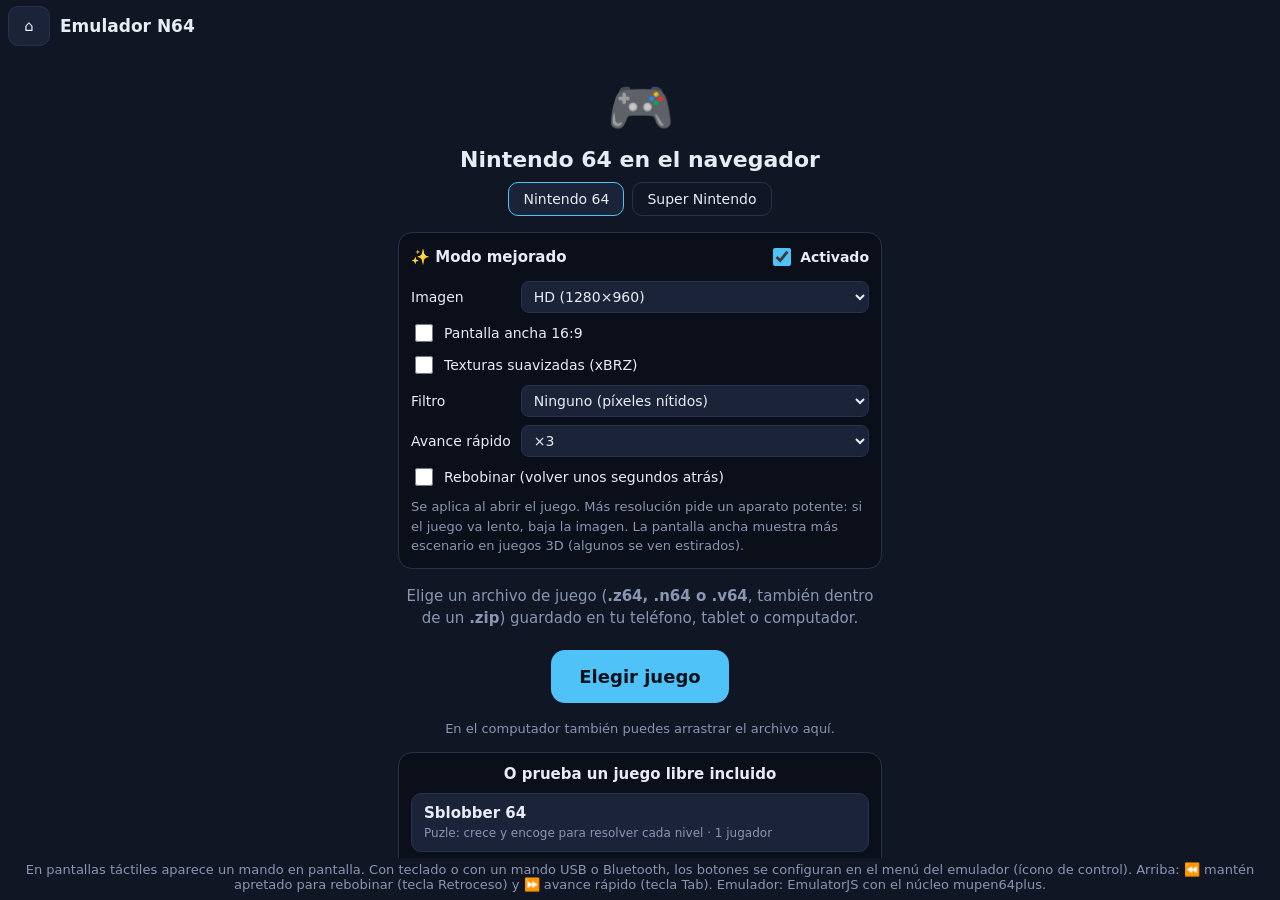
<file: docs/n64.html>
<!doctype html>
<html lang="es">
<head>
<meta charset="utf-8">
<title>Emulador N64</title>
<!-- el emulador ahora sirve para varias consolas: esta dirección se conserva y lleva a la versión de N64 -->
<meta http-equiv="refresh" content="0; url=emulador.html?s=n64">
<script>location.replace('emulador.html?s=n64');</script>
</head>
<body>
<p><a href="emulador.html?s=n64">Ir al emulador de Nintendo 64</a></p>
</body>
</html>
</file>
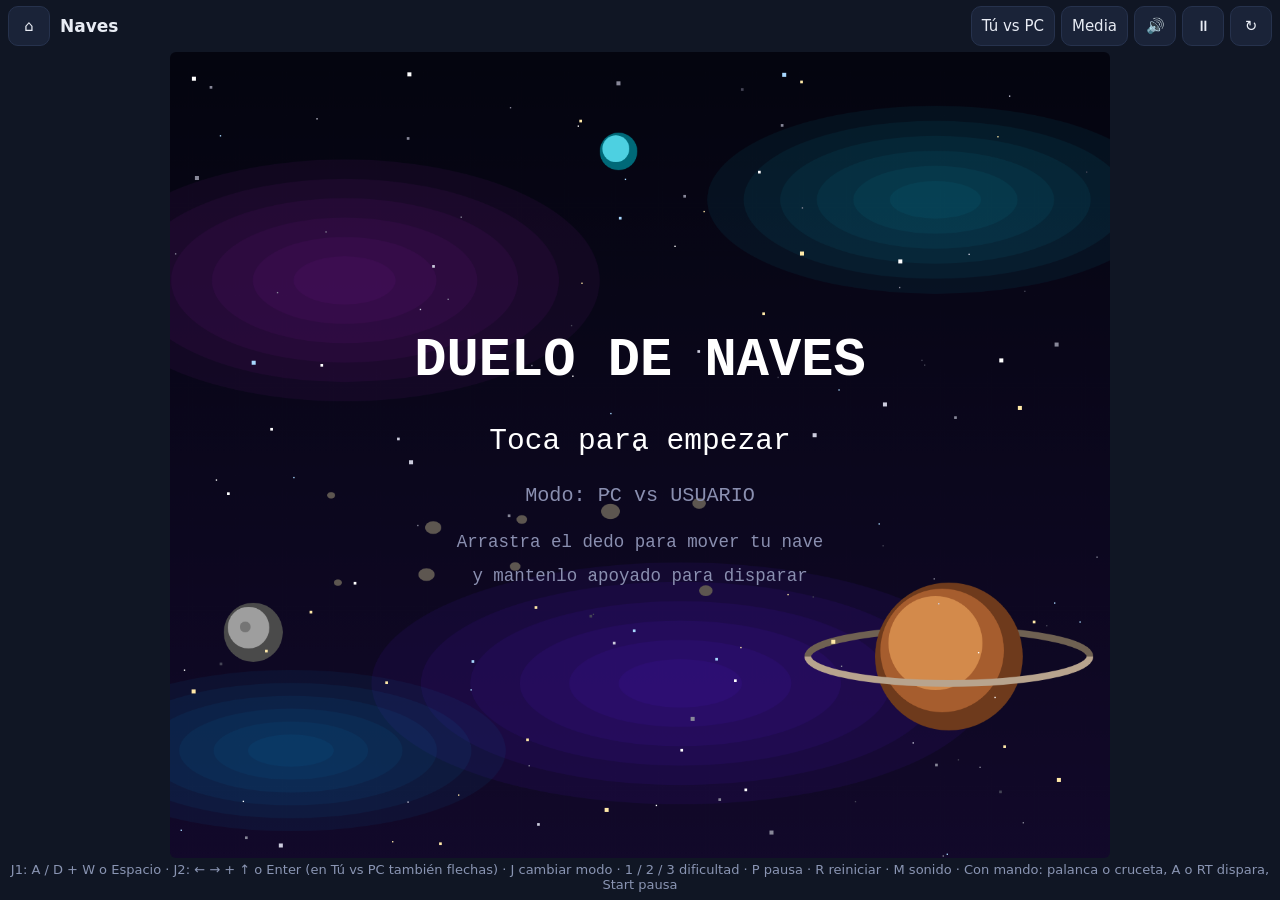
<file: docs/naves.html>
<!doctype html>
<html lang="es">
<head>
<meta charset="utf-8">
<meta name="viewport" content="width=device-width, initial-scale=1, maximum-scale=1, user-scalable=no, viewport-fit=cover">
<meta name="theme-color" content="#05060f">
<title>Duelo de naves</title>
<link rel="stylesheet" href="estilo.css">
<link rel="manifest" href="manifest.webmanifest">
<link rel="icon" href="iconos/icono-192.png">
<link rel="apple-touch-icon" href="iconos/icono-192.png">
<meta name="mobile-web-app-capable" content="yes">
<meta name="apple-mobile-web-app-capable" content="yes">
</head>
<body class="juego">
<header class="barra">
  <a href="index.html" aria-label="Volver al menú">⌂</a>
  <h1>Naves</h1>
  <button id="b-modo">Tú vs PC</button>
  <button id="b-nivel">Media</button>
  <button id="b-sonido" aria-label="Sonido">🔊</button>
  <button id="b-pausa" aria-label="Pausa">⏸</button>
  <button id="b-reiniciar" aria-label="Reiniciar">↻</button>
</header>
<div class="zona"><canvas id="lienzo"></canvas></div>
<p class="ayuda">J1: A / D + W o Espacio · J2: ← → + ↑ o Enter (en Tú vs PC también flechas) · J cambiar modo · 1 / 2 / 3 dificultad · P pausa · R reiniciar · M sonido · Con mando: palanca o cruceta, A o RT dispara, Start pausa</p>

<script src="comun.js"></script>
<script>
'use strict';
// medidas del campo: 700 x 600 con la pantalla acostada; más angosto y alto con el teléfono vertical
let ANCHO = 700, ALTO = 600;
let Y_NAVE = [ALTO - 45, 45];                          // bando 0 abajo, bando 1 arriba
const NAVE_W = 44, NAVE_H = 30, VIDA = 10;
const VEL_NAVE = 7, VEL_BALA = 9, ENFRIAMIENTO = 15;  // en pasos de 1/60 s, como en Python
const ARRASTRE = 1.3;                                  // cuánto se mueve la nave por cada píxel que se mueve el dedo

// modos de juego: el botón los recorre en este orden
const UNO = 0, EQUIPO = 1, DUELO = 2;
const MODO = ['PC vs USUARIO', 'PC vs 2 USUARIOS', 'USUARIO vs USUARIO'];
const BOTON_MODO = ['Tú vs PC', '2 vs PC', '1 vs 1'];
const NOMBRES = [['TÚ', 'COMPUTADOR'], ['JUGADOR 1 + JUGADOR 2', 'COMPUTADOR'], ['JUGADOR 1', 'JUGADOR 2']];
const FINAL = [['¡VICTORIA!', 'DERROTA'], ['¡GANA EL EQUIPO!', 'GANÓ EL COMPUTADOR'], ['¡GANA JUGADOR 1!', '¡GANA JUGADOR 2!']];

// nave 0: jugador 1 | nave 1: computador o jugador 2 rival | nave 2: jugador 2 aliado (solo en equipo)
const BANDO = [0, 1, 0];
const COLOR = ['#4fc3f7', '#ff7043', '#81c784'];
const COLOR_BALA = ['#80d8ff', '#ffab91', '#c8e6c9'];
const TECLAS_SOLO = [['a', 'arrowleft'], ['d', 'arrowright'], ['w', ' ']];
const TECLAS_J1 = [['a'], ['d'], ['w', ' ']];
const TECLAS_J2 = [['arrowleft'], ['arrowright'], ['arrowup', 'enter']];

// contra dos jugadores el computador tiene el doble de vida y dispara más seguido
const VIDA_PC_EQUIPO = 2, CADENCIA_PC_EQUIPO = 0.7;
// nombre, velocidad nave IA, enfriamiento de disparo IA, esquiva (0-1), error de puntería px
const DIFICULTAD = { 1: ['Fácil', 3.0, 55, 0.3, 60], 2: ['Media', 4.5, 38, 0.7, 30], 3: ['Difícil', 6.0, 26, 0.95, 10] };
const LETRA = 'ui-monospace, Consolas, "Courier New", monospace';

Sonido.definir('disparo', (s) => { const p = []; s.tono(p, 0, 0.07, 1100, 500, 0.1); return p; });
Sonido.definir('impacto', (s) => {
  const p = []; s.tono(p, 0, 0.1, 260, 90, 0.3); s.tono(p, 0, 0.06, 0, null, 0.2, 'ruido'); return p;
});
Sonido.definir('explosion', (s) => {
  const p = []; s.tono(p, 0, 0.6, 0, null, 0.4, 'ruido'); s.tono(p, 0, 0.5, 140, 35, 0.35, 'triangular'); return p;
});
Sonido.definir('victoria', (s) => {
  const p = [];
  s.melodia(p, [[72, 1], [76, 1], [79, 1], [84, 1], [88, 1], [91, 1], [96, 6]], 0.1, 0.22, 'cuadrada');
  s.melodia(p, [[48, 3], [55, 3], [60, 6]], 0.1, 0.3, 'triangular');
  return p;
});
Sonido.definir('derrota', (s) => {
  const p = []; s.melodia(p, [[72, 2], [67, 2], [64, 2], [60, 5]], 0.16, 0.35, 'triangular'); return p;
});

const j = { estado: 'inicio', modo: Guardado.leer('naves_modo', UNO), nivel: Guardado.leer('naves_nivel', 2) };
j.victorias = [0, 0];
const teclas = new Set();
const dedos = new Map(); // id del dedo -> { nave, x }
const crearEstrellas = () => Array.from({ length: 130 }, () => [Math.random() * ANCHO, Math.random() * ALTO,
  [1, 1, 1, 2, 2, 3][Math.floor(Math.random() * 6)],
  ['#445', '#889', '#ccd', '#fff', '#ffe9a8', '#a8d8ff'][Math.floor(Math.random() * 6)]]);
let estrellas = crearEstrellas();

function reiniciar() {
  const equipo = j.modo === EQUIPO;
  j.naves = equipo ? [0, 1, 2] : [0, 1];
  j.x = [equipo ? ANCHO / 3 : ANCHO / 2, ANCHO / 2, ANCHO * 2 / 3];
  j.vidaMax = [VIDA, equipo ? VIDA * VIDA_PC_EQUIPO : VIDA, VIDA];
  j.vida = [...j.vidaMax];
  j.cd = [0, 40, 0];
  j.balas = [];        // [x, y, vy, nave que disparó]
  j.particulas = [];   // [x, y, vx, vy, vida, color]
  j.objetivoIA = ANCHO / 2;
  j.pausa = false;
  j.fin = false;
  j.ganador = null;    // bando ganador (null si hay empate)
  j.tAyuda = 4;
  dedos.clear();
}

function disparar(i) {
  const d = BANDO[i] === 0 ? -1 : 1;
  j.balas.push([j.x[i], Y_NAVE[BANDO[i]] + d * 15, d * VEL_BALA, i]);
  Sonido.tocar('disparo');
}

function tocaDisparar(i) {
  for (const dedo of dedos.values()) if (dedo.nave === i) return true;
  return false;
}

function moverHumano(i, [izq, der, disp], m) {
  if (j.vida[i] <= 0) return;
  if (izq.some((k) => teclas.has(k))) j.x[i] -= VEL_NAVE;
  if (der.some((k) => teclas.has(k))) j.x[i] += VEL_NAVE;
  if (m) j.x[i] += (m.ejeX || (m.ahora.der ? 1 : m.ahora.izq ? -1 : 0)) * VEL_NAVE; // mando: palanca o cruceta
  j.x[i] = Math.max(NAVE_W / 2, Math.min(ANCHO - NAVE_W / 2, j.x[i]));
  j.cd[i] = Math.max(0, j.cd[i] - 1);
  // con el dedo apoyado (o A / RT del mando) la nave dispara sola
  const mandoDispara = m && (m.ahora.a || m.ahora.rt || m.ahora.b);
  if ((disp.some((k) => teclas.has(k)) || tocaDisparar(i) || mandoDispara) && j.cd[i] === 0) {
    disparar(i);
    j.cd[i] = ENFRIAMIENTO;
  }
}

function moverIA() {
  const [, vel, cd, esquiva, error] = DIFICULTAD[j.nivel];
  const rivales = j.naves.filter((i) => BANDO[i] === 0 && j.vida[i] > 0);
  // 1) esquivar la bala rival más cercana
  let peligro = null;
  for (const b of j.balas) {
    if (BANDO[b[3]] === 0 && b[1] < Y_NAVE[1] + 215 && Math.abs(b[0] - j.x[1]) < NAVE_W) {
      if (peligro === null || b[1] < peligro[1]) peligro = b;
    }
  }
  if (peligro && Math.random() < esquiva) {
    let hacia = j.x[1] >= peligro[0] ? 1 : -1;
    if (j.x[1] < NAVE_W) hacia = 1;
    else if (j.x[1] > ANCHO - NAVE_W) hacia = -1;
    j.x[1] += hacia * vel;
  } else {
    // 2) apuntar al rival más cercano con algo de error
    if (Math.random() < 0.03) {
      const cerca = rivales.reduce((a, b) => (Math.abs(j.x[b] - j.x[1]) < Math.abs(j.x[a] - j.x[1]) ? b : a));
      j.objetivoIA = j.x[cerca] + (Math.random() * 2 - 1) * error;
    }
    const dif = j.objetivoIA - j.x[1];
    if (Math.abs(dif) > 4) j.x[1] += Math.max(-vel, Math.min(vel, dif));
  }
  j.x[1] = Math.max(NAVE_W / 2, Math.min(ANCHO - NAVE_W / 2, j.x[1]));
  // 3) disparar si está alineada (o de vez en cuando por sorpresa)
  j.cd[1] = Math.max(0, j.cd[1] - 1);
  const alineada = rivales.some((i) => Math.abs(j.x[1] - j.x[i]) < NAVE_W * 0.7);
  if (j.cd[1] === 0 && (alineada || Math.random() < 0.01)) {
    disparar(1);
    j.cd[1] = cd + Math.floor(Math.random() * 11);
    if (j.modo === EQUIPO) j.cd[1] = Math.floor(j.cd[1] * CADENCIA_PC_EQUIPO);
  }
}

function moverBalas() {
  const vivas = [];
  for (const b of j.balas) {
    b[1] += b[2];
    if (b[1] < -10 || b[1] > ALTO + 10) continue;
    // la bala golpea a cualquier nave viva del bando contrario
    const golpe = j.naves.find((i) => BANDO[i] !== BANDO[b[3]] && j.vida[i] > 0
      && Math.abs(b[0] - j.x[i]) < NAVE_W / 2 && Math.abs(b[1] - Y_NAVE[BANDO[i]]) < NAVE_H / 2 + 4);
    if (golpe !== undefined) {
      j.vida[golpe]--;
      explosion(b[0], b[1], COLOR[golpe], 8);
      if (j.vida[golpe] <= 0) {
        explosion(j.x[golpe], Y_NAVE[BANDO[golpe]], '#ffd54f', 50);
        Sonido.tocar('explosion');
      } else {
        Sonido.tocar('impacto');
      }
      if (BANDO[golpe] === 0 && j.modo !== DUELO) vibrar(40);
      continue;
    }
    vivas.push(b);
  }
  j.balas = vivas;
  // un bando pierde cuando no le queda ninguna nave
  const vivo = [0, 1].map((bando) => j.naves.some((i) => BANDO[i] === bando && j.vida[i] > 0));
  if (!vivo[0] || !vivo[1]) {
    j.fin = true;
    j.ganador = vivo[0] ? 0 : vivo[1] ? 1 : null;
    if (j.ganador !== null) j.victorias[j.ganador]++;
    Sonido.tocar(j.ganador === 1 && j.modo !== DUELO ? 'derrota' : 'victoria');
  }
}

function explosion(x, y, color, n) {
  for (let k = 0; k < n; k++) {
    j.particulas.push([x, y, Math.random() * 6 - 3, Math.random() * 6 - 3, 10 + Math.floor(Math.random() * 21), color]);
  }
}

function moverEfectos() {
  for (const q of j.particulas) { q[0] += q[2]; q[1] += q[3]; q[4]--; }
  j.particulas = j.particulas.filter((q) => q[4] > 0);
  for (const s of estrellas) {
    s[1] += s[2] * 0.5;
    if (s[1] > ALTO) { s[0] = Math.random() * ANCHO; s[1] = 0; }
  }
}

const paso = pasosFijos(() => {
  if (j.estado !== 'jugando' || j.pausa) return;
  if (!j.fin) {
    if (j.modo === UNO) {
      moverHumano(0, TECLAS_SOLO, mandos[0]);
    } else {
      moverHumano(0, TECLAS_J1, mandos[0]);
      moverHumano(j.modo === EQUIPO ? 2 : 1, TECLAS_J2, mandos[1]);
    }
    if (j.modo !== DUELO) moverIA();
    moverBalas();
  }
  moverEfectos();
});

// --- controles ---
const $ = (id) => document.getElementById(id);
function empezar() {
  Sonido.iniciar();
  if (j.estado === 'inicio') { j.estado = 'jugando'; reiniciar(); }
}
function alternarPausa() {
  if (j.estado !== 'jugando' || j.fin) return;
  j.pausa = !j.pausa;
  dedos.clear();
}
function cambiarModo() {
  j.modo = (j.modo + 1) % MODO.length;
  j.victorias = [0, 0];
  Guardado.escribir('naves_modo', j.modo);
  actualizarBotones();
  reiniciar();
}
function cambiarNivel(n) {
  j.nivel = n || (j.nivel % 3) + 1;
  Guardado.escribir('naves_nivel', j.nivel);
  actualizarBotones();
}
function alternarSonido() {
  Sonido.iniciar();
  Sonido.alternar();
  actualizarBotones();
}
function actualizarBotones() {
  $('b-modo').textContent = BOTON_MODO[j.modo];
  $('b-nivel').textContent = DIFICULTAD[j.nivel][0];
  $('b-nivel').style.display = j.modo === DUELO ? 'none' : '';
  $('b-sonido').textContent = Sonido.activo ? '🔊' : '🔇';
}
$('b-modo').addEventListener('click', () => { Sonido.iniciar(); cambiarModo(); });
$('b-nivel').addEventListener('click', () => { Sonido.iniciar(); cambiarNivel(); });
$('b-sonido').addEventListener('click', alternarSonido);
$('b-pausa').addEventListener('click', () => { Sonido.iniciar(); alternarPausa(); });
$('b-reiniciar').addEventListener('click', () => { Sonido.iniciar(); j.estado = 'jugando'; reiniciar(); });
actualizarBotones();

addEventListener('keydown', (e) => {
  const k = e.key.toLowerCase();
  if (['arrowleft', 'arrowright', 'arrowup', 'arrowdown', ' '].includes(k)) e.preventDefault();
  teclas.add(k);
  if (e.repeat) return;
  if (j.estado === 'inicio') { empezar(); return; }
  if (k === 'p') alternarPausa();
  else if (k === 'r') reiniciar();
  else if (k === 'm') alternarSonido();
  else if (k === 'j') cambiarModo();
  else if (['1', '2', '3'].includes(k)) cambiarNivel(Number(k));
});
addEventListener('keyup', (e) => teclas.delete(e.key.toLowerCase()));
addEventListener('blur', () => teclas.clear());

// qué nave controla un dedo según dónde se apoya
function naveDelDedo(pos) {
  if (j.modo === UNO) return 0;
  if (j.modo === DUELO) return pos.y >= ALTO / 2 ? 0 : 1;
  if (pos.y < ALTO / 2) return null; // en equipo la mitad de arriba es del computador
  return pos.x < ANCHO / 2 ? 0 : 2;
}

// se escucha toda la zona del juego, no solo el dibujo: así en un teléfono vertical el dedo
// puede ir en el espacio libre de abajo (o de arriba) sin tapar la nave
const lienzo = $('lienzo');
const tactil = lienzo.parentElement;
const g = lienzo.getContext('2d');
// el campo toma la forma de la pantalla; si cambia a mitad de partida, la ronda vuelve a empezar
function ajustar() {
  const [ancho, alto] = tactil.clientHeight > tactil.clientWidth * 1.15 ? [460, 800] : [700, 600];
  if (ancho !== ANCHO || alto !== ALTO) {
    ANCHO = ancho;
    ALTO = alto;
    Y_NAVE = [ALTO - 45, 45];
    estrellas = crearEstrellas();
    dibujarFondo();
    if (j.estado === 'jugando') reiniciar();
  }
  const esc = Math.max(0.05, Math.min(tactil.clientWidth / ANCHO, tactil.clientHeight / ALTO));
  const dpr = Math.min(window.devicePixelRatio || 1, 3);
  lienzo.style.width = Math.floor(ANCHO * esc) + 'px';
  lienzo.style.height = Math.floor(ALTO * esc) + 'px';
  lienzo.width = Math.max(1, Math.round(ANCHO * esc * dpr));
  lienzo.height = Math.max(1, Math.round(ALTO * esc * dpr));
  g.setTransform(lienzo.width / ANCHO, 0, 0, lienzo.height / ALTO, 0, 0);
}
const pantalla = {
  aJuego(e) {
    const r = lienzo.getBoundingClientRect();
    return { x: (e.clientX - r.left) * ANCHO / r.width, y: (e.clientY - r.top) * ALTO / r.height };
  },
};
tactil.addEventListener('pointerdown', (e) => {
  e.preventDefault();
  if (j.estado === 'inicio') { empezar(); return; }
  if (j.fin) { reiniciar(); return; }
  if (j.pausa) { alternarPausa(); return; }
  const pos = pantalla.aJuego(e);
  const nave = naveDelDedo(pos);
  if (nave === null) return;
  dedos.set(e.pointerId, { nave, x: pos.x });
  try { tactil.setPointerCapture(e.pointerId); } catch { /* sin captura */ }
});
tactil.addEventListener('pointermove', (e) => {
  const dedo = dedos.get(e.pointerId);
  if (!dedo || j.pausa || j.fin) return;
  const x = pantalla.aJuego(e).x;
  if (j.vida[dedo.nave] > 0) {
    j.x[dedo.nave] = Math.max(NAVE_W / 2, Math.min(ANCHO - NAVE_W / 2, j.x[dedo.nave] + (x - dedo.x) * ARRASTRE));
  }
  dedo.x = x;
});
const soltarDedo = (e) => dedos.delete(e.pointerId);
tactil.addEventListener('pointerup', soltarDedo);
tactil.addEventListener('pointercancel', soltarDedo);
document.addEventListener('visibilitychange', () => {
  if (document.hidden && j.estado === 'jugando' && !j.fin && !j.pausa) alternarPausa();
});

// --- dibujo ---
// el fondo (degradado, nebulosas, planeta, luna) no cambia: se dibuja en un lienzo aparte,
// con las posiciones pensadas para 700 x 600 y repartidas según la forma del campo
const fondo = document.createElement('canvas');
function dibujarFondo() {
  fondo.width = ANCHO * 2;
  fondo.height = ALTO * 2;
  const f = fondo.getContext('2d');
  const sx = ANCHO / 700, sy = ALTO / 600, k = Math.sqrt(sx * sy);
  // cada elemento se ubica en su lugar proporcional y conserva su forma
  f.setTransform(2, 0, 0, 2, 0, 0);
  const grad = f.createLinearGradient(0, 0, 0, ALTO);
  grad.addColorStop(0, '#04050f');
  grad.addColorStop(1, '#12092a');
  f.fillStyle = grad;
  f.fillRect(0, 0, ANCHO, ALTO);
  // nebulosas: capas concéntricas translúcidas
  for (const [x, y, rx, ry, col] of [[130, 170, 190, 90, '156,39,176'], [570, 110, 170, 70, '0,172,193'],
    [380, 470, 230, 90, '101,31,255'], [90, 520, 160, 60, '2,136,209']]) {
    for (let c = 0; c < 6; c++) {
      const t = 1 - c * 0.16;
      f.fillStyle = `rgba(${col},0.07)`;
      f.beginPath();
      f.ellipse(x * sx, y * sy, rx * t * k, ry * t * k, 0, 0, Math.PI * 2);
      f.fill();
    }
  }
  // planeta gigante con anillos (la mitad de atrás del anillo va detrás del planeta)
  const [px, py, pr] = [580 * sx, 450 * sy, 55 * k];
  f.lineWidth = 5 * k;
  f.strokeStyle = '#6f6152';
  f.beginPath(); f.ellipse(px, py, 105 * k, 20 * k, 0, Math.PI, Math.PI * 2); f.stroke();
  for (const [dx, dy, r, col] of [[0, 0, pr, '#6e3a1c'], [-5 * k, -4.5 * k, pr - 9 * k, '#a65d2e'], [-10 * k, -10 * k, pr - 20 * k, '#d38a4b']]) {
    f.fillStyle = col;
    f.beginPath(); f.arc(px + dx, py + dy, r, 0, Math.PI * 2); f.fill();
  }
  f.strokeStyle = '#b8a48e';
  f.beginPath(); f.ellipse(px, py, 105 * k, 20 * k, 0, 0, Math.PI); f.stroke();
  // luna y planeta lejano
  for (const [x, y, r, col] of [[62, 432, 22, '#4a4a4a'], [58.5, 428.5, 15.5, '#9e9e9e'], [56, 428, 4, '#757575'],
    [334, 74, 14, '#006978'], [332, 72, 10, '#4dd0e1']]) {
    f.fillStyle = col;
    f.beginPath(); f.arc(x * sx, y * sy, r * k, 0, Math.PI * 2); f.fill();
  }
  // asteroides decorativos
  f.fillStyle = '#5d5650';
  for (let c = 0; c < 9; c++) {
    const ax = (120 + ((c * 137) % 340)) * sx, ay = (330 + ((c * 53) % 100)) * sy, ar = (3 + (c % 5)) * k;
    f.beginPath(); f.ellipse(ax, ay, ar, ar * 0.8, 0, 0, Math.PI * 2); f.fill();
  }
}
dibujarFondo();
new ResizeObserver(ajustar).observe(tactil);
ajustar();

// en pantallas chicas el dibujo se reduce mucho: el texto se agranda para que siga legible
function aumento() {
  return Math.max(1, 0.7 * ANCHO / Math.max(1, lienzo.clientWidth));
}

function texto(txt, x, y, tam, tinta, { negrita = false, alinear = 'center' } = {}) {
  g.font = `${negrita ? 'bold ' : ''}${Math.round(tam * aumento())}px ${LETRA}`;
  g.fillStyle = tinta;
  g.textAlign = alinear;
  g.textBaseline = 'middle';
  g.fillText(txt, x, y);
}

// barra de vida de la nave i: un segmento por punto de vida
function barra(x, y, i) {
  const paso = Math.min(14, (ANCHO - 260) / j.vidaMax[i]);
  for (let k = 0; k < j.vidaMax[i]; k++) {
    g.fillStyle = k < j.vida[i] ? COLOR[i] : '#2a2a3a';
    g.fillRect(x + k * paso, y, paso - 3, 10);
  }
}

function dibujar(dt) {
  g.drawImage(fondo, 0, 0, ANCHO, ALTO);
  for (const [x, y, v, col] of estrellas) {
    g.fillStyle = col;
    g.fillRect(x, y, v, v);
  }
  if (j.estado === 'inicio') {
    texto('DUELO DE NAVES', ANCHO / 2, ALTO / 2 - 70, 40, '#ffffff', { negrita: true });
    texto('Toca para empezar', ANCHO / 2, ALTO / 2 - 10, 22, '#ffffff');
    texto(`Modo: ${MODO[j.modo]}`, ANCHO / 2, ALTO / 2 + 30, 15, '#8a8fb0');
    texto('Arrastra el dedo para mover tu nave', ANCHO / 2, ALTO / 2 + 65, 13, '#8a8fb0');
    texto('y mantenlo apoyado para disparar', ANCHO / 2, ALTO / 2 + 90, 13, '#8a8fb0');
    return;
  }
  for (const i of j.naves) {
    if (j.vida[i] <= 0) continue;
    const x = j.x[i], y = Y_NAVE[BANDO[i]], d = BANDO[i] === 0 ? -1 : 1; // d: hacia dónde mira la nave
    g.fillStyle = '#ffd54f';
    g.beginPath();
    g.moveTo(x - 8, y - d * 14);
    g.lineTo(x + 8, y - d * 14);
    g.lineTo(x, y - d * (24 + Math.random() * 8));
    g.fill();
    g.fillStyle = COLOR[i];
    g.strokeStyle = '#ffffff';
    g.lineWidth = 1;
    g.beginPath();
    g.moveTo(x, y + d * NAVE_H / 2);
    g.lineTo(x - NAVE_W / 2, y - d * NAVE_H / 2);
    g.lineTo(x + NAVE_W / 2, y - d * NAVE_H / 2);
    g.closePath();
    g.fill();
    g.stroke();
    g.fillStyle = '#ffffff';
    g.beginPath();
    g.ellipse(x, y, 5, 6, 0, 0, Math.PI * 2);
    g.fill();
  }
  for (const [x, y, , dueno] of j.balas) {
    g.fillStyle = COLOR_BALA[dueno];
    g.fillRect(x - 2, y - 7, 4, 14);
  }
  for (const [x, y, , , , col] of j.particulas) {
    g.fillStyle = col;
    g.fillRect(x - 2, y - 2, 4, 4);
  }

  // barras de vida y marcador
  barra(15, 12, 1);
  barra(15, ALTO - 22, 0);
  if (j.modo === EQUIPO) barra(15 + (VIDA + 1) * 14, ALTO - 22, 2);
  const [n1, n2] = NOMBRES[j.modo];
  // en el campo angosto los nombres van en su propia línea para no tapar las barras
  const angosto = ANCHO < 600;
  texto(`${n2}  [${j.victorias[1]}]`, ANCHO - 15, angosto ? 34 : 17, 11, COLOR[1], { alinear: 'right' });
  texto(`${n1}  [${j.victorias[0]}]`, ANCHO - 15, angosto ? ALTO - 36 : ALTO - 17, 11, COLOR[0], { alinear: 'right' });
  const modo = MODO[j.modo] + (j.modo === DUELO ? '' : ` - ${DIFICULTAD[j.nivel][0]}`);
  texto(modo, ANCHO / 2, ALTO / 2, 12, '#8a8fb0');

  // al empezar, cómo se reparte la pantalla entre los dedos
  j.tAyuda -= dt;
  if (j.tAyuda > 0 && !j.fin) {
    g.globalAlpha = Math.min(1, j.tAyuda);
    g.setLineDash([8, 8]);
    g.strokeStyle = '#ffffff44';
    g.beginPath();
    if (j.modo === DUELO) { g.moveTo(0, ALTO / 2); g.lineTo(ANCHO, ALTO / 2); }
    if (j.modo === EQUIPO) { g.moveTo(ANCHO / 2, ALTO / 2); g.lineTo(ANCHO / 2, ALTO); g.moveTo(0, ALTO / 2); g.lineTo(ANCHO, ALTO / 2); }
    g.stroke();
    g.setLineDash([]);
    if (j.modo === UNO) {
      texto('Arrastra para mover', ANCHO / 2, ALTO * 0.68, 14, '#ffffffcc');
      texto('mantén el dedo para disparar', ANCHO / 2, ALTO * 0.68 + 26 * aumento(), 14, '#ffffffcc');
    } else if (j.modo === EQUIPO) {
      texto('JUGADOR 1: arrastra aquí', ANCHO / 4, ALTO * 0.72, 14, COLOR[0]);
      texto('JUGADOR 2: arrastra aquí', ANCHO * 3 / 4, ALTO * 0.72, 14, COLOR[2]);
    } else {
      texto('JUGADOR 1: arrastra aquí', ANCHO / 2, ALTO * 0.72, 15, COLOR[0]);
      g.save(); // el jugador 2 está del otro lado de la tablet: su texto va al revés
      g.translate(ANCHO / 2, ALTO * 0.28);
      g.rotate(Math.PI);
      texto('JUGADOR 2: arrastra aquí', 0, 0, 15, COLOR[1]);
      g.restore();
    }
    g.globalAlpha = 1;
  }

  if (j.fin) {
    const [titulo, tinta] = j.ganador === null ? ['EMPATE', '#ffd54f']
      : [FINAL[j.modo][j.ganador], ['#a5d6a7', '#ef9a9a'][j.ganador]];
    g.fillStyle = 'rgba(5, 6, 15, 0.6)';
    g.fillRect(0, ALTO / 2 - 110, ANCHO, 90);
    texto(titulo, ANCHO / 2, ALTO / 2 - 78, 34, tinta, { negrita: true });
    texto('Toca para jugar de nuevo', ANCHO / 2, ALTO / 2 - 40, 14, '#ffffff');
  } else if (j.pausa) {
    texto('PAUSA', ANCHO / 2, ALTO / 2 - 60, 34, '#ffffff', { negrita: true });
  }
}

// mandos: el 1 maneja al jugador 1 y el 2 al jugador 2 (rival o compañero); Start o A empiezan, Start pausa
let mandos = [];
function leerMandos() {
  mandos = Mandos.leer();
  for (const m of mandos) {
    if (j.estado === 'inicio') { if (m.recien.a || m.recien.start) empezar(); }
    else if (j.fin) { if (m.recien.a || m.recien.start) reiniciar(); }
    else if (m.recien.start) alternarPausa();
  }
}

bucle((dt) => { leerMandos(); paso(dt); dibujar(dt); });
window.juego = { j, reiniciar, dedos, teclas, Sonido };
</script>
</body>
</html>
</file>
<file: docs/estilo.css>
/* Estilo común de los juegos web: pantalla completa, tema oscuro y botones táctiles grandes. */
:root {
  --fondo: #101624;
  --panel: #0b0f1a;
  --boton: #1a2338;
  --boton-pulsado: #2c3d63;
  --borde: #26324d;
  --texto: #e8ecf4;
  --tenue: #8a95b3;
  --acento: #4fc3f7;
}

* { box-sizing: border-box; }
[hidden] { display: none !important; }

html, body {
  margin: 0;
  background: var(--fondo);
  color: var(--texto);
  font-family: system-ui, -apple-system, "Segoe UI", Roboto, sans-serif;
}

/* --- páginas de juego ------------------------------------------------------ */
body.juego {
  height: 100vh;
  height: 100dvh;
  overflow: hidden;
  overscroll-behavior: none;
  touch-action: none;
  user-select: none;
  -webkit-user-select: none;
  -webkit-touch-callout: none;
  -webkit-tap-highlight-color: transparent;
  display: grid;
  grid-template-columns: 1fr 1fr;
  grid-template-rows: auto minmax(0, 1fr) auto;
  grid-template-areas: "barra barra" "zona zona" "izq der";
  padding: env(safe-area-inset-top) env(safe-area-inset-right) env(safe-area-inset-bottom) env(safe-area-inset-left);
}

.barra {
  grid-area: barra;
  display: flex;
  align-items: center;
  gap: 6px;
  padding: 6px 8px;
}
.barra h1 {
  font-size: 17px;
  margin: 0 auto 0 4px;
  white-space: nowrap;
}
.barra button, .barra a {
  min-width: 42px;
  height: 40px;
  padding: 0 10px;
  border-radius: 10px;
  border: 1px solid var(--borde);
  background: var(--boton);
  color: var(--texto);
  font: inherit;
  font-size: 15px;
  display: inline-flex;
  align-items: center;
  justify-content: center;
  text-decoration: none;
  white-space: nowrap;
  cursor: pointer;
}
.barra button:active, .barra a:active { background: var(--boton-pulsado); }
@media (max-width: 480px) {
  .barra { gap: 5px; padding: 6px; }
  .barra h1 { display: none; }
  .barra a:first-child { margin-right: auto; }
  .barra button, .barra a { min-width: 38px; padding: 0 8px; font-size: 14px; }
}

.zona {
  grid-area: zona;
  min-width: 0;
  min-height: 0;
  overflow: hidden;
  display: flex;
  align-items: center;
  justify-content: center;
}
canvas {
  display: block;
  border-radius: 6px;
}

.controles {
  display: flex;
  gap: 8px;
  padding: 8px;
}
.controles.izq { grid-area: izq; }
.controles.der { grid-area: der; }
.controles button {
  flex: 1;
  min-height: 62px;
  border-radius: 14px;
  border: 1px solid var(--borde);
  background: var(--boton);
  color: var(--texto);
  font-size: 26px;
  font-weight: 600;
  cursor: pointer;
}
.controles button.pulsado { background: var(--boton-pulsado); border-color: var(--acento); }
.controles button small { display: block; font-size: 11px; font-weight: 400; color: var(--tenue); }

.ayuda {
  grid-column: 1 / -1;
  margin: 0;
  padding: 4px 8px 8px;
  text-align: center;
  font-size: 13px;
  color: var(--tenue);
  display: none;
}
/* teléfono acostado: los botones van a los lados del tablero */
@media (orientation: landscape) and (max-height: 620px) {
  body.juego {
    grid-template-columns: auto minmax(0, 1fr) auto;
    grid-template-rows: auto minmax(0, 1fr);
    grid-template-areas: "barra barra barra" "izq zona der";
  }
  .controles { flex-direction: column; justify-content: center; width: 116px; }
  .controles button { flex: 0 0 auto; min-height: 58px; }
}

/* computador con ratón: sin botones táctiles, con la ayuda del teclado */
@media (hover: hover) and (pointer: fine) {
  .controles { display: none; }
  body.juego {
    grid-template-columns: minmax(0, 1fr);
    grid-template-rows: auto minmax(0, 1fr) auto;
    grid-template-areas: "barra" "zona" "ayuda";
  }
  .ayuda { display: block; grid-area: ayuda; }
}

/* --- juegos 3D: la escena llena toda la zona y el marcador va encima ---------- */
.zona.escena { position: relative; display: block; }
.zona.escena canvas { width: 100%; height: 100%; border-radius: 0; }
.hud {
  position: absolute;
  inset: 0;
  pointer-events: none;
  font-family: ui-monospace, Consolas, "Courier New", monospace;
  text-shadow: 0 1px 3px rgba(0, 0, 0, 0.8);
}
.hud .vida {
  position: absolute;
  left: 10px;
  display: flex;
  align-items: center;
  gap: 8px;
  font-size: 13px;
}
.hud .vida .medidor { width: 140px; height: 10px; border-radius: 3px; overflow: hidden; background: #20222e; }
.hud .vida .medidor div { height: 100%; }
.hud .centro { position: absolute; left: 0; right: 0; text-align: center; }
.hud .titulo { top: 30%; font-size: clamp(26px, 7vw, 52px); font-weight: 700; }
.hud .subtitulo { top: calc(30% + clamp(40px, 10vw, 70px)); font-size: clamp(13px, 3.4vw, 18px); color: #fff; padding: 0 12px; }
.hud .info { bottom: 6px; font-size: 12px; color: #c5cbe0; padding: 0 8px; }
.hud .marcador {
  top: 0;
  padding: 6px 8px;
  font-size: clamp(12px, 3.3vw, 17px);
  color: #fff;
  background: rgba(13, 27, 42, 0.55);
  word-spacing: 2px;
}
.hud .panel {
  position: absolute;
  left: 50%;
  top: 26%;
  transform: translateX(-50%);
  width: min(560px, 92%);
  height: clamp(110px, 26vw, 170px);
  border-radius: 12px;
  background: rgba(13, 27, 42, 0.65);
}

.joystick {
  position: relative;
  width: 132px;
  height: 132px;
  margin: 0 auto;
  border-radius: 50%;
  background: var(--boton);
  border: 1px solid var(--borde);
  touch-action: none;
}
.joystick .palanca {
  position: absolute;
  left: 50%;
  top: 50%;
  width: 58px;
  height: 58px;
  margin: -29px 0 0 -29px;
  border-radius: 50%;
  background: var(--boton-pulsado);
  border: 2px solid var(--acento);
}
.controles button.redondo { flex: 0 0 auto; width: 112px; height: 112px; margin: 0 auto; border-radius: 50%; font-size: 20px; }

/* --- portada --------------------------------------------------------------- */
body.portada {
  min-height: 100vh;
  padding: 24px 16px 40px;
}
.portada main { max-width: 760px; margin: 0 auto; }
.portada h1 { font-size: 30px; margin: 8px 0 6px; }
.portada p.lema { color: var(--tenue); margin: 0 0 24px; line-height: 1.5; }
.tarjetas {
  display: grid;
  gap: 14px;
  grid-template-columns: repeat(auto-fit, minmax(220px, 1fr));
}
.tarjeta {
  display: block;
  padding: 18px;
  border-radius: 16px;
  border: 1px solid var(--borde);
  background: var(--panel);
  color: var(--texto);
  text-decoration: none;
}
.tarjeta:hover, .tarjeta:focus-visible { border-color: var(--acento); }
.tarjeta .icono { font-size: 34px; }
.tarjeta h2 { font-size: 20px; margin: 8px 0 6px; }
.tarjeta p { margin: 0; color: var(--tenue); font-size: 14px; line-height: 1.45; }
.portada footer { margin-top: 28px; color: var(--tenue); font-size: 13px; line-height: 1.5; }
.portada footer a { color: var(--acento); }
</file>
